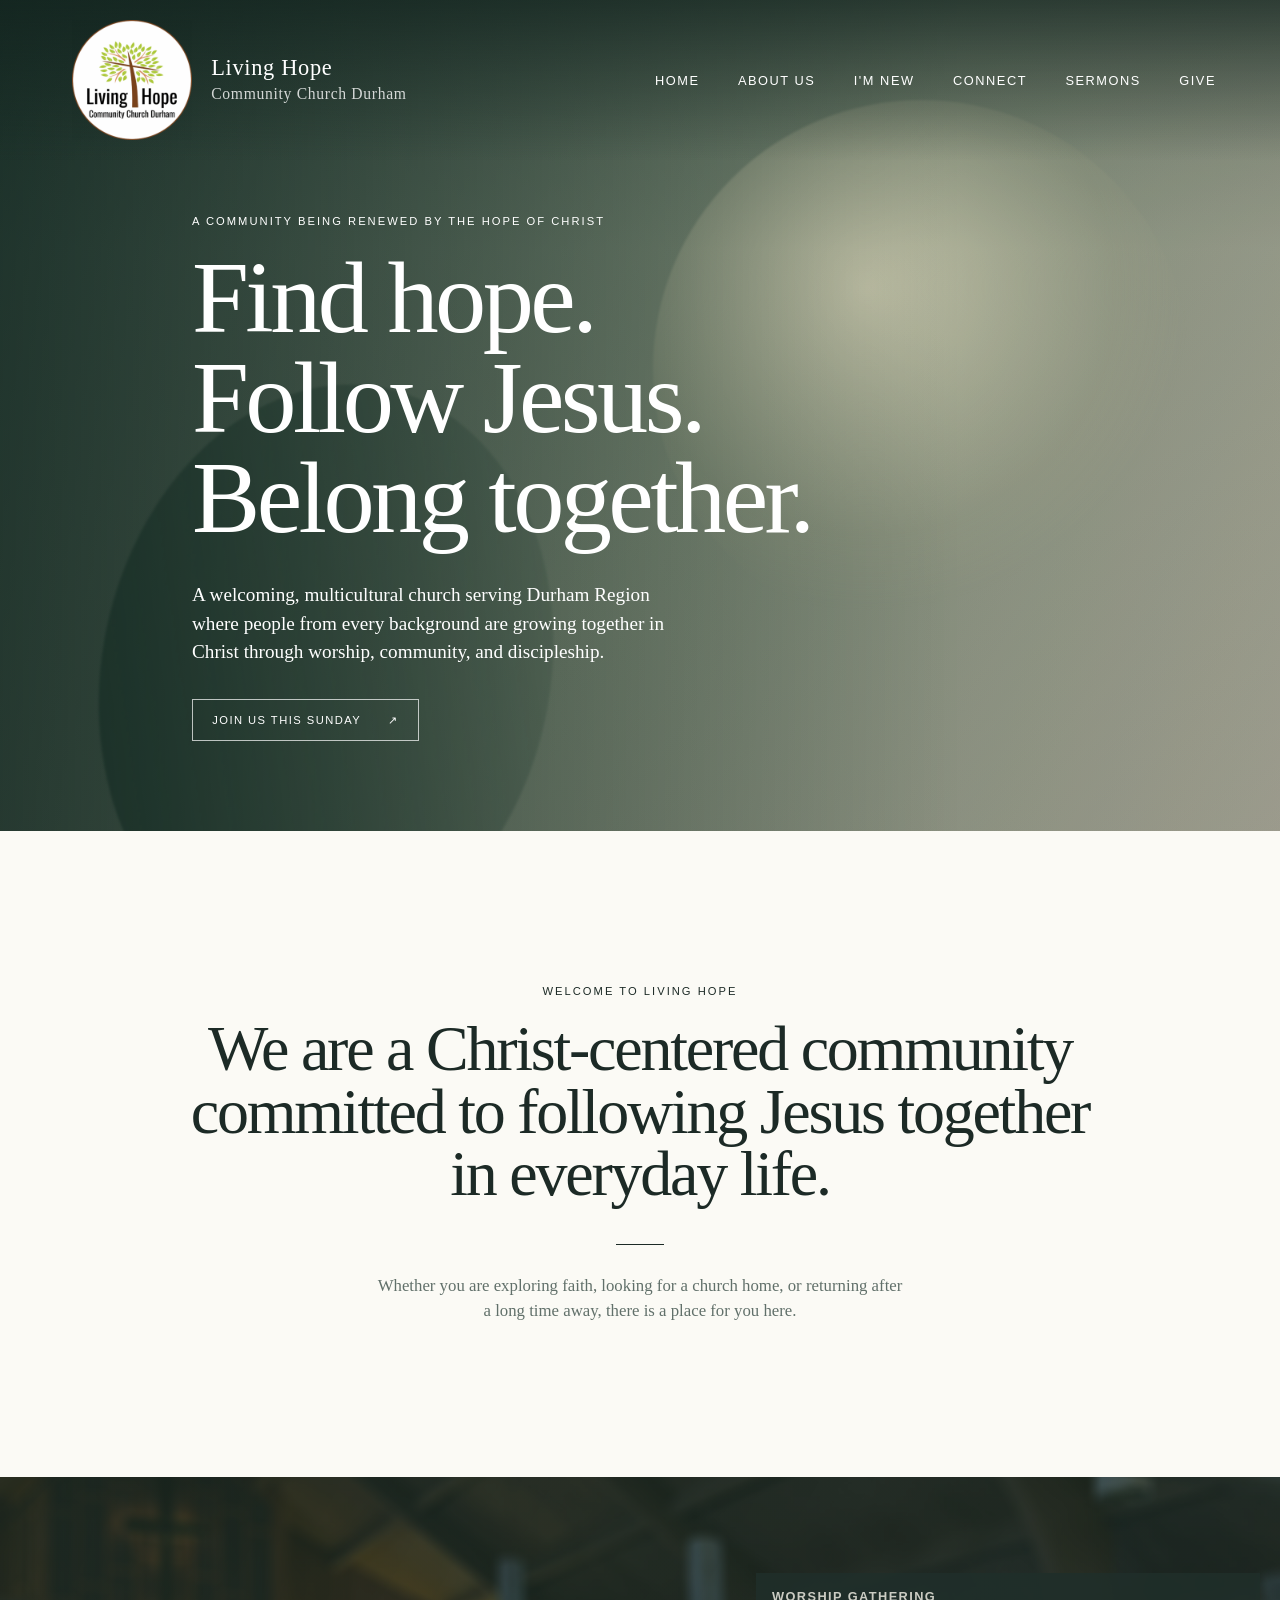
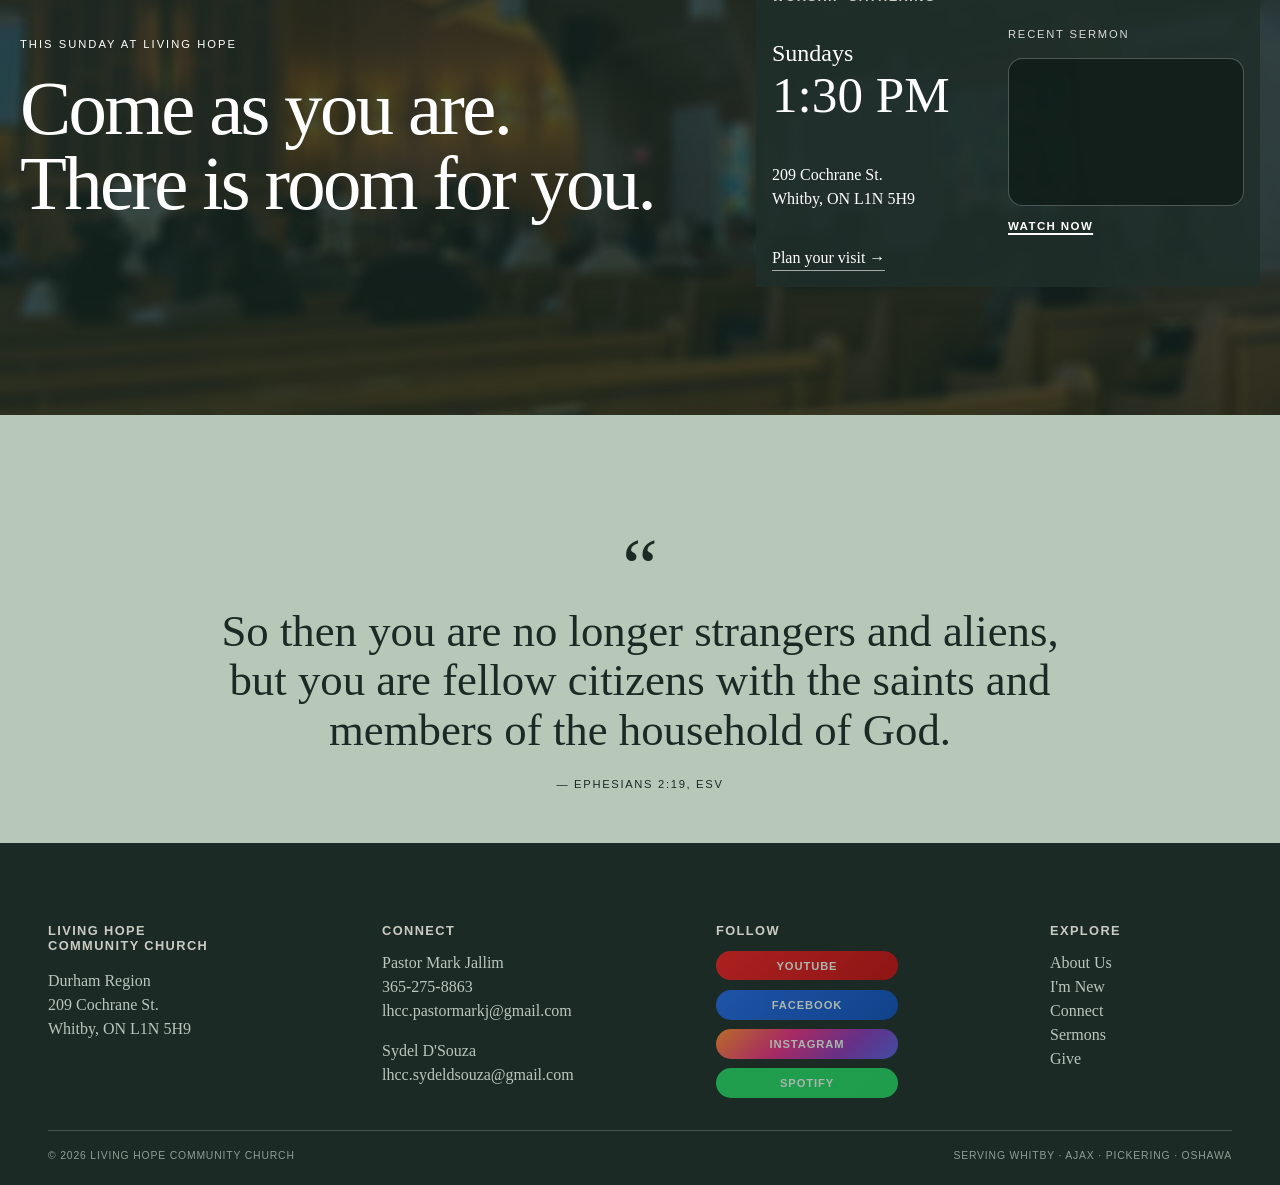
<file: index.html>
<!DOCTYPE html>
<html lang="en">
<head>
	<meta charset="UTF-8">
	<meta name="viewport" content="width=device-width, initial-scale=1.0">
	<meta name="description" content="Living Hope Community Church in Durham Region.">
	<meta name="theme-color" content="#1f2f26">
	<meta property="og:image" content="images/LHCC.png">
	<title>Living Hope Community Church</title>
	<link rel="icon" type="image/png" href="images/LHCC.png">
	<link rel="shortcut icon" href="images/LHCC.png" type="image/png">
	<link rel="apple-touch-icon" href="images/LHCC.png">
	<link rel="stylesheet" href="style.css">
</head>
<body>
	<header class="site-header">
		<a class="brand" href="index.html" aria-label="Living Hope Community Church home">
            <img src="images/LHCC.png" alt="" class="brand-logo" aria-hidden="true">
			<span>Living Hope<br><small>Community Church Durham</small></span>
		</a>
		<button class="menu-toggle" type="button" aria-expanded="true" aria-controls="site-nav">Menu</button>
		<nav id="site-nav" class="site-nav" aria-label="Main navigation">
			<a href="index.html">Home</a>
            <a href="About-Us.html">About Us</a>
			<a href="Visiting.html">I'm New</a>
			<a href="Connect.html">Connect</a>
			<!-- <a href="Program.html">Weekly Programs</a> -->
            <a href="Sermons.html">Sermons</a>
            <a href="Give.html">Give</a>
		</nav>
	</header>

	<main id="top">
		<section class="hero" aria-labelledby="hero-title">
			<div class="hero-image" role="img" aria-label="Warm light inside a welcoming church">
				<div class="hero-wash"></div>
			</div>
			<div class="hero-content">
				<p class="eyebrow">A community being renewed by the hope of Christ</p>
				<h1 id="hero-title">Find hope.<br>Follow Jesus.<br>Belong together.</h1>
				<p class="hero-copy">A welcoming, multicultural church serving Durham Region where people from every background are growing together in Christ through worship, community, and discipleship.</p>
				<a class="button button-light" href="#visit">Join us this Sunday <span aria-hidden="true">↗</span></a>
			</div>
		</section>

		<section id="about" class="intro section-shell">
			<p class="eyebrow">Welcome to Living Hope</p>
			<h2>We are a Christ-centered community committed to following Jesus together in everyday life.</h2>
			<div class="intro-rule" aria-hidden="true"></div>
			<p>Whether you are exploring faith, looking for a church home, or returning after a long time away, there is a place for you here.</p>
		</section>

		<section id="visit" class="visit section-shell">
			<div>
				<p class="eyebrow">This Sunday at Living Hope</p>
				<h2>Come as you are.<br>There is room for you.</h2>
			</div>
			<div class="service-card">
				<div class="service-details">
					<p class="service-label">Worship gathering</p>
					<p class="service-time">Sundays<br><strong>1:30 PM</strong></p>
					<p>209 Cochrane St.<br>Whitby, ON L1N 5H9</p>
					<a class="text-link" href="Visiting.html">Plan your visit <span aria-hidden="true">→</span></a>
				</div>
				<div class="latest-video">
					<div class="latest-video-copy">
						<p class="service-label">Recent sermon</p>
					</div>
					<div class="video-thumb">

						<!---------------CHANGE BELOW LINK TO NEW SERMON-------------------->

						<iframe
							src="https://www.youtube.com/embed/xe2lCQpwnKk?si=NGtqerrmQ0ZF7l4T" 
							title="Latest sermon video"
							loading="auto"
							allow="accelerometer; autoplay; clipboard-write; encrypted-media; gyroscope; picture-in-picture; web-share"
							allowfullscreen
							rel="noopener noreferrer">
						</iframe>
					</div>
					<a class="watch-link" href="https://www.youtube.com/@LHCC./featured" target="_blank" rel="noopener noreferrer">Watch now</a>
				</div>
			</div>
		</section>

		<section class="scripture">
			<div class="section-shell scripture-inner">
				<p class="quote-mark" aria-hidden="true">“</p>
				<blockquote>So then you are no longer strangers and aliens, but you are fellow citizens with the saints and members of the household of God.</blockquote>
				<cite>— Ephesians 2:19, ESV</cite>
			</div>
		</section>
	</main>

	<footer id="connect" class="site-footer">
		<div class="section-shell footer-grid">
			<div>
				<p class="footer-title">Living Hope<br>Community Church</p>
				<p>Durham Region<br>209 Cochrane St.<br>Whitby, ON L1N 5H9</p>
			</div>
			<div>
				<p class="footer-title">Connect</p>
				<div class="connect-list">
					<p>Pastor Mark Jallim<br><a href="tel:+13652758863">365-275-8863</a><br>lhcc.pastormarkj@gmail.com</p>
					<p>Sydel D'Souza<br>lhcc.sydeldsouza@gmail.com</p>
				</div>
			</div>
			<div>
				<p class="footer-title">Follow</p>
				<div class="social-links">
					<a class="social-btn social-youtube" href="https://www.youtube.com/@LHCC./featured" target="_blank" rel="noopener noreferrer">YouTube</a>
					<a class="social-btn social-facebook" href="https://www.facebook.com/LHCCdurham" target="_blank" rel="noopener noreferrer">Facebook</a>
					<a class="social-btn social-instagram" href="https://www.instagram.com/lhccdurham/" target="_blank" rel="noopener noreferrer">Instagram</a>
					<a class="social-btn social-spotify" href="https://open.spotify.com/show/3tZeYsOISbTUh9yMexDvFs" target="_blank" rel="noopener noreferrer">Spotify</a>
				</div>
			</div>
			<div>
				<p class="footer-title">Explore</p>
				<a href="About-Us.html">About Us</a><br>
				<a href="Visiting.html">I'm New</a><br>
				<a href="Connect.html">Connect</a><br>
				<a href="Sermons.html">Sermons</a><br>
				<a href="Give.html">Give</a><br>
			</div>
		</div>
		<div class="section-shell footer-bottom"><span>© 2026 Living Hope Community Church</span><span>Serving Whitby · Ajax · Pickering · Oshawa</span></div>
	</footer>
	<script src="code.js"></script>
</body>
</html>
</file>
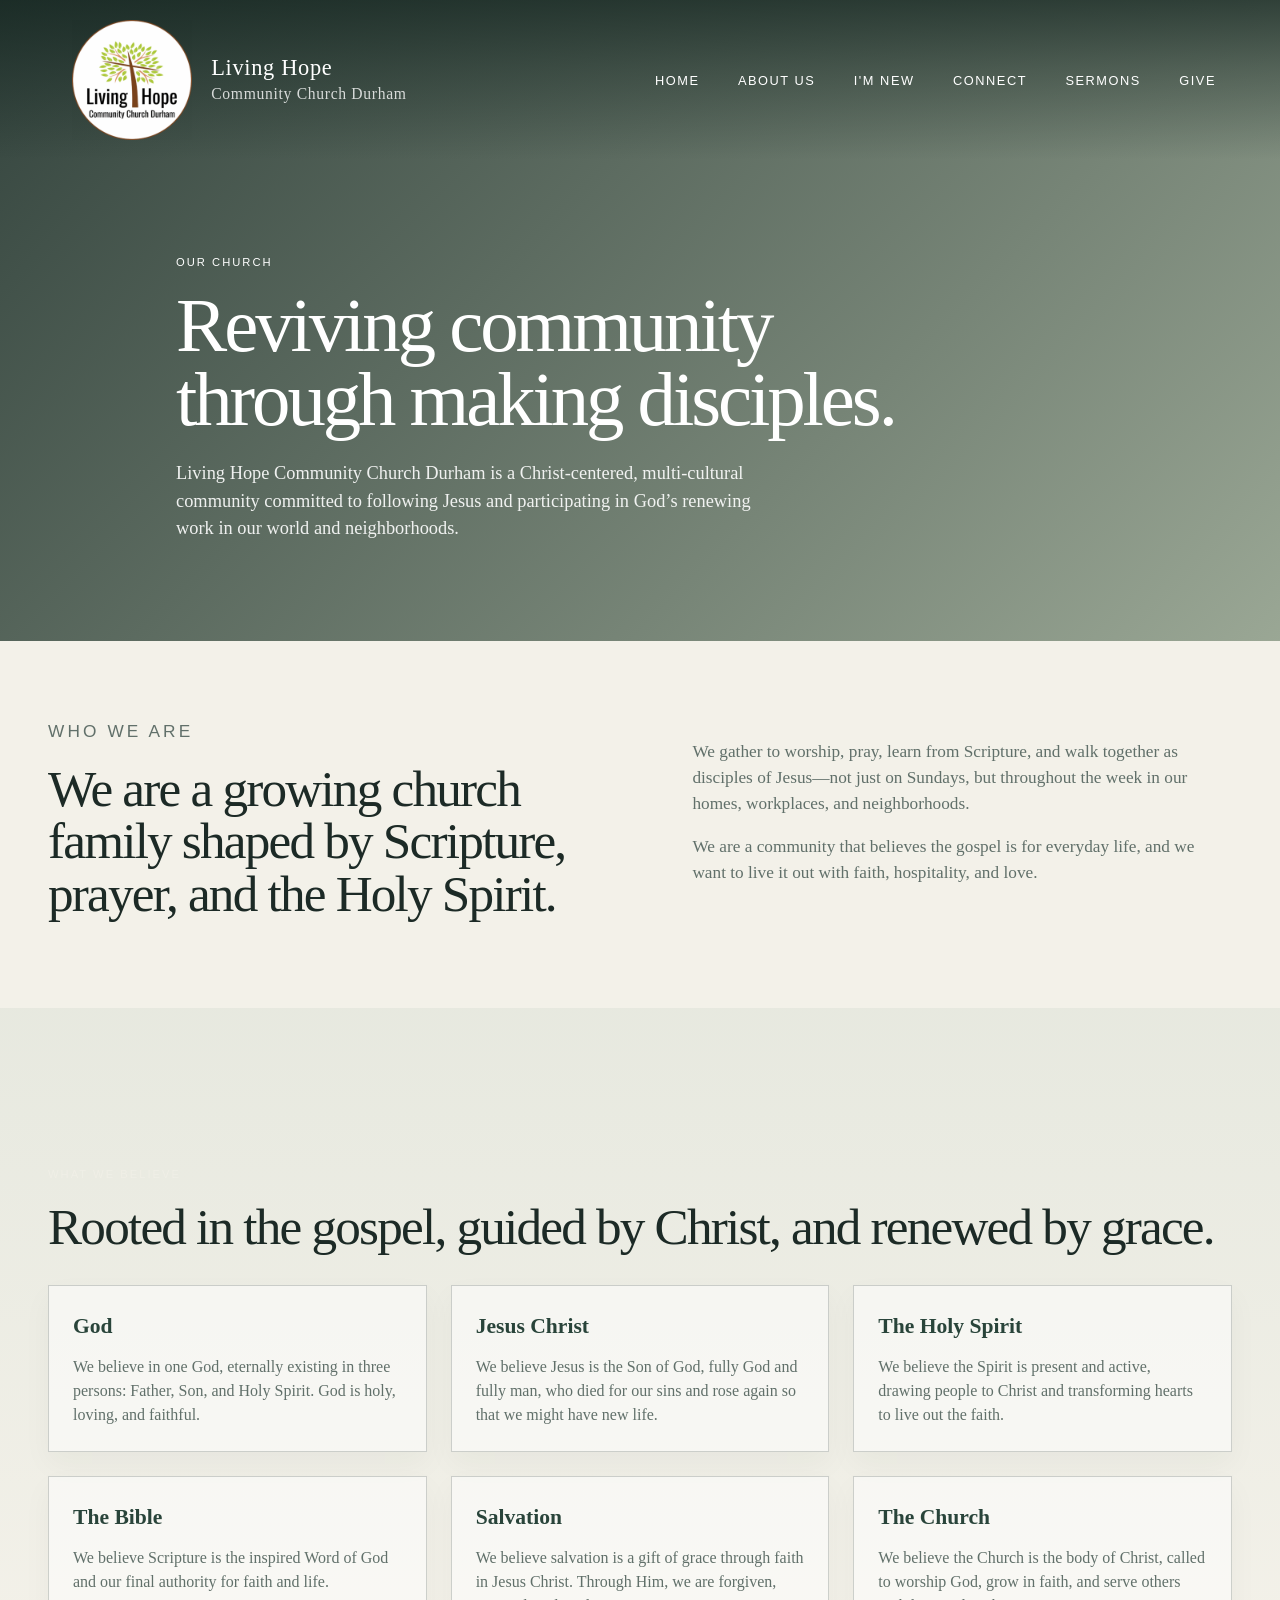
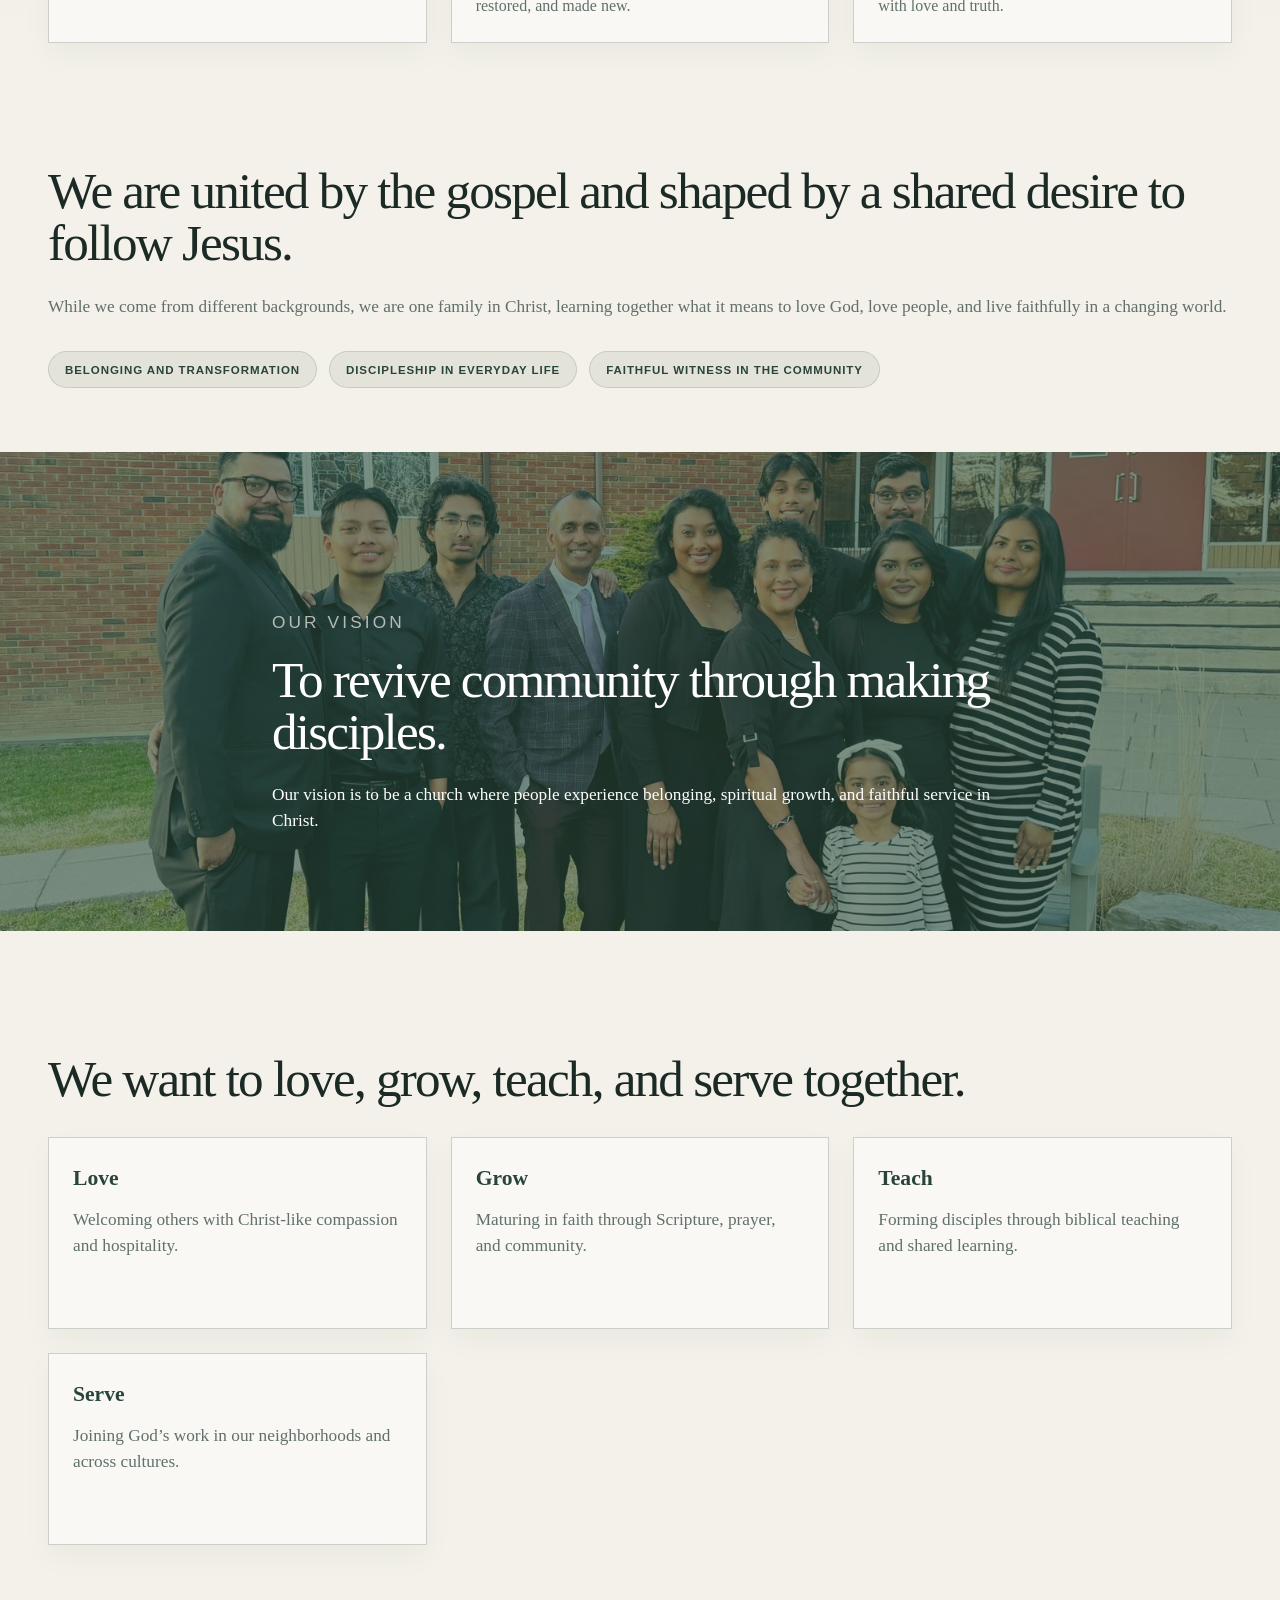
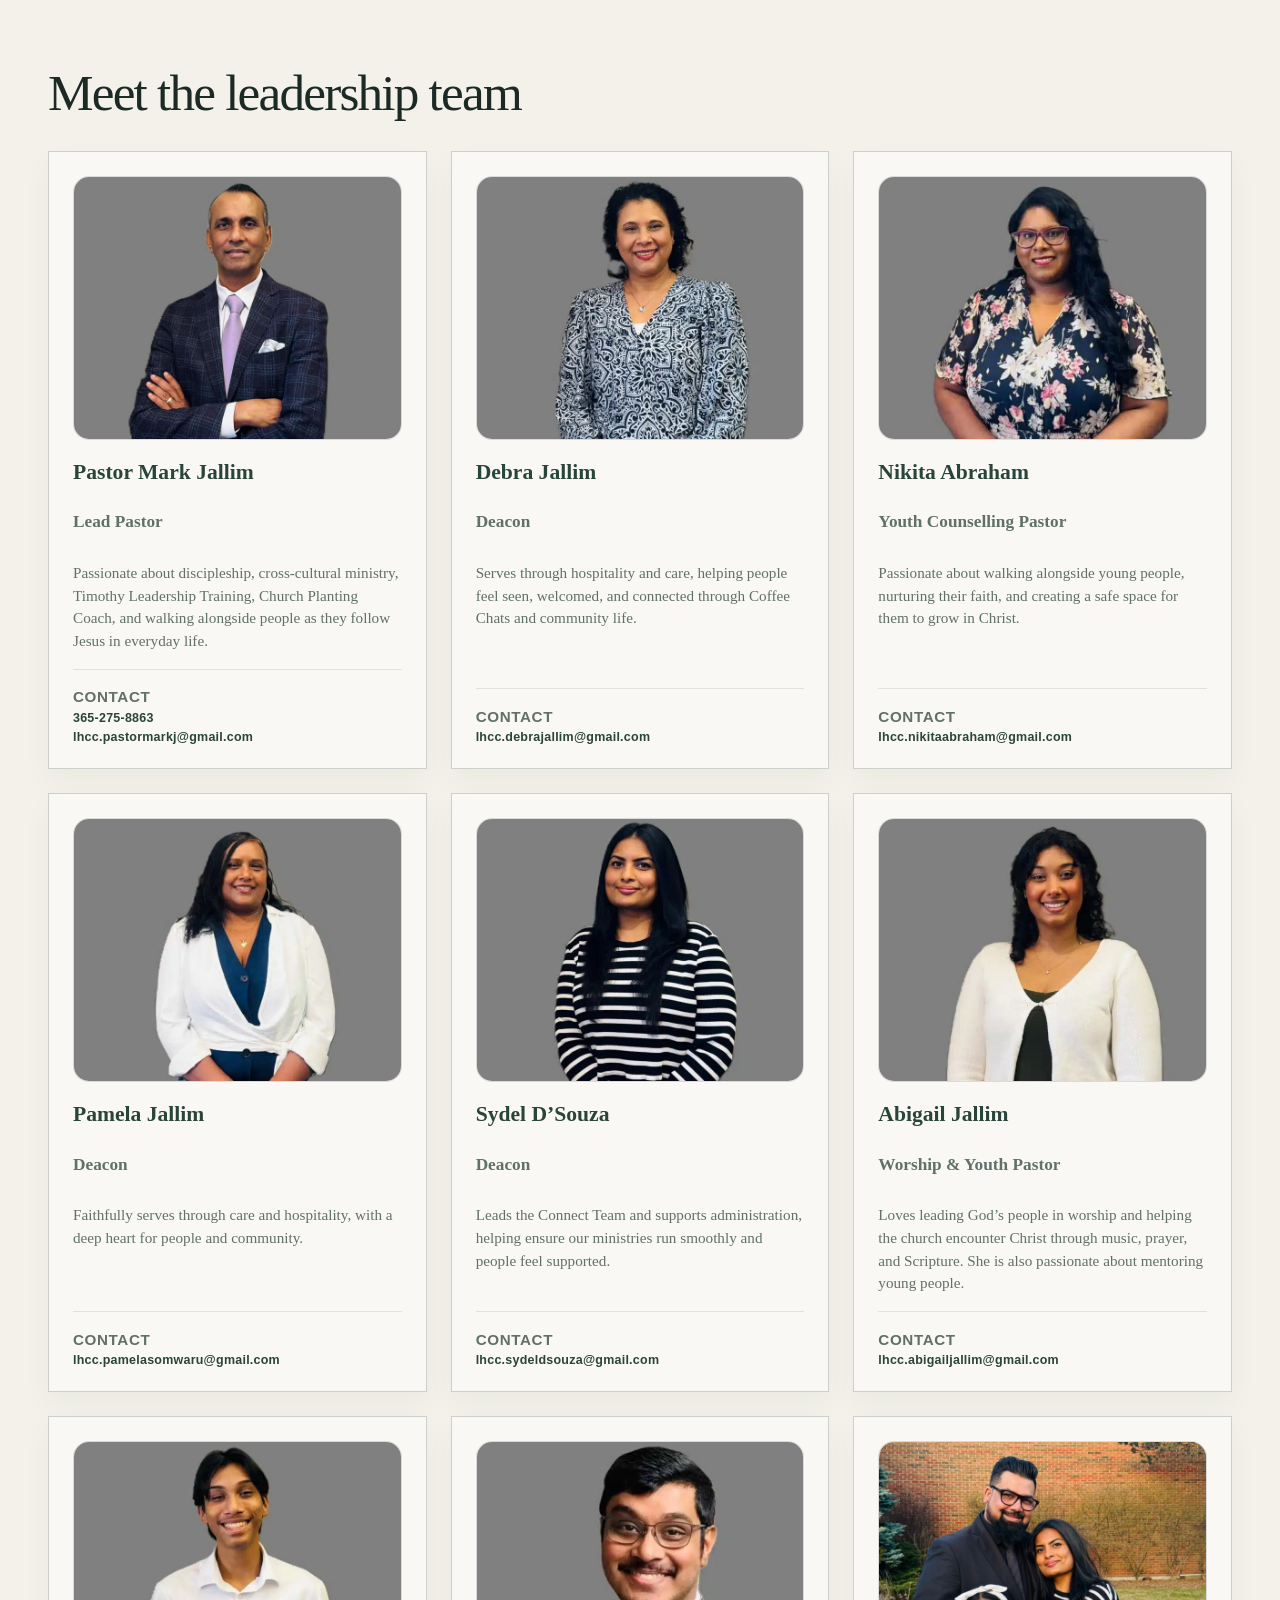
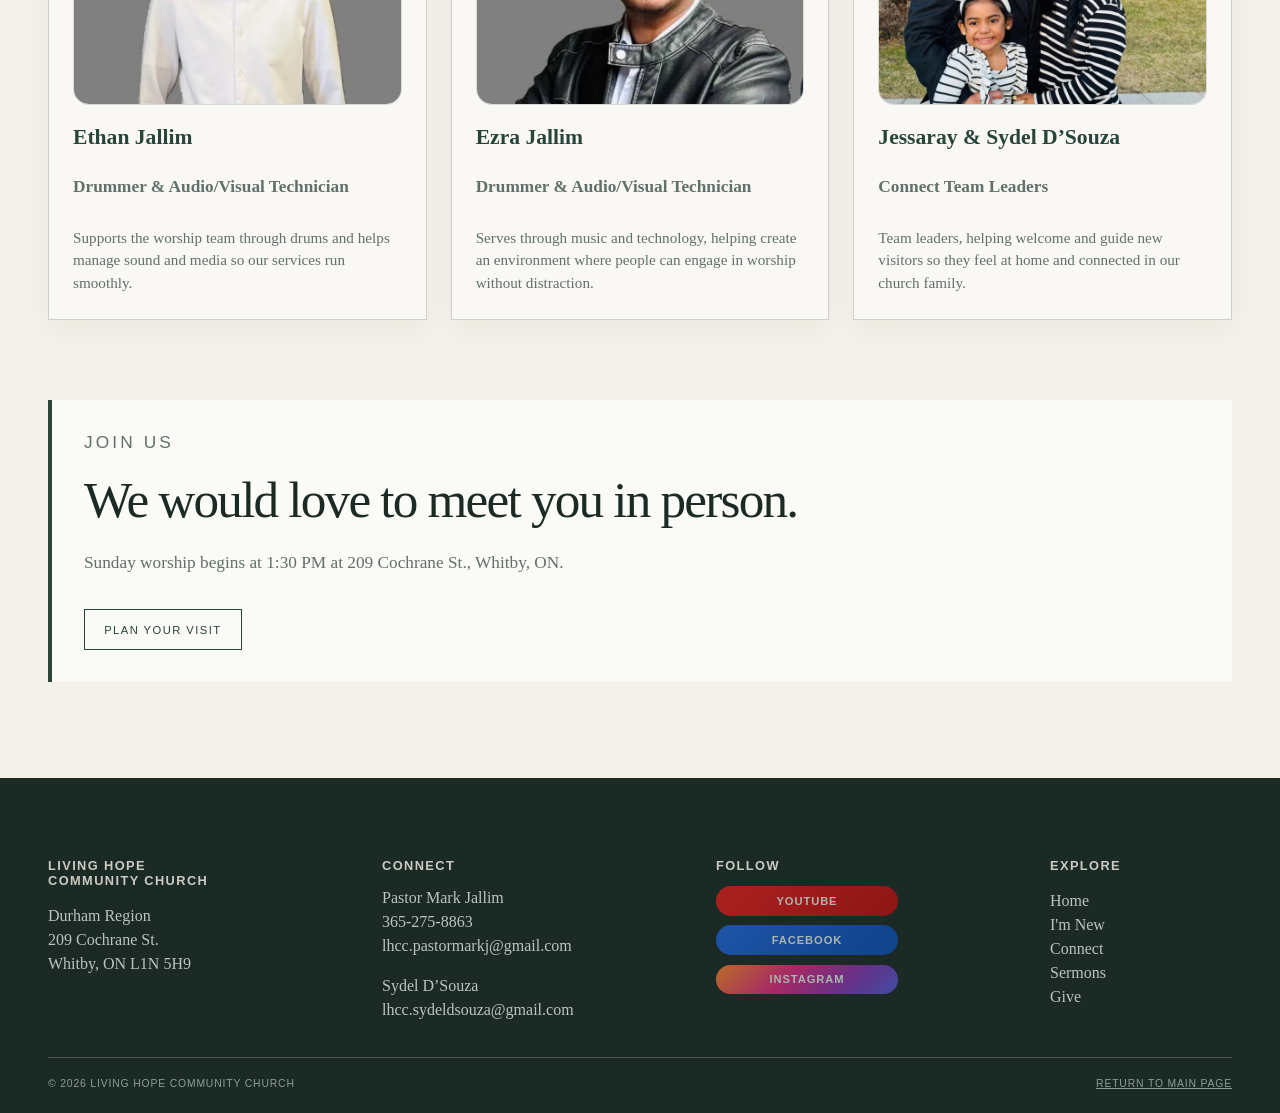
<file: About Us.html>
<!DOCTYPE html>
<html lang="en">
<head>
	<meta charset="UTF-8">
	<meta name="viewport" content="width=device-width, initial-scale=1.0">
	<meta name="description" content="About Living Hope Community Church Durham.">
	<meta name="theme-color" content="#1f2f26">
	<meta property="og:image" content="images/LHCC.png">
	<title>About Us | Living Hope Community Church</title>
	<link rel="icon" type="image/png" href="images/LHCC.png">
	<link rel="shortcut icon" href="images/LHCC.png" type="image/png">
	<link rel="apple-touch-icon" href="images/LHCC.png">
	<link rel="stylesheet" href="style.css">
</head>
<body class="site-inner about-page-body">
	<header class="site-header">
		<a class="brand" href="index.html" aria-label="Living Hope Community Church home">
			<img src="images/LHCC.png" alt="" class="brand-logo" aria-hidden="true">
			<span>Living Hope<br><small>Community Church Durham</small></span>
		</a>
		<button class="menu-toggle" type="button" aria-expanded="true" aria-controls="site-nav">Menu</button>
		<nav id="site-nav" class="site-nav" aria-label="Main navigation">
			<a href="index.html">Home</a>
			<a href="About Us.html">About Us</a>
			<a href="Visiting.html">I'm New</a>
			<a href="Connect.html">Connect</a>
			<a href="Sermons.html">Sermons</a>
			<a href="Give.html">Give</a>
		</nav>
	</header>

	<main class="about-page-main">
		<section class="about-hero">
			<div class="about-image" role="img" aria-label="Warm light inside a welcoming church"></div>
			<div class="section-shell about-hero-inner">
				<p class="eyebrow">Our church</p>
				<h1>Reviving community through making disciples.</h1>
				<p>Living Hope Community Church Durham is a Christ-centered, multi-cultural community committed to following Jesus and participating in God’s renewing work in our world and neighborhoods.</p>
			</div>
		</section>

		<section class="section-shell about-section">
			<div class="about-two-col">
				<div>
					<p class="eyebrow">Who we are</p>
					<h2>We are a growing church family shaped by Scripture, prayer, and the Holy Spirit.</h2>
				</div>
				<div>
					<p>We gather to worship, pray, learn from Scripture, and walk together as disciples of Jesus—not just on Sundays, but throughout the week in our homes, workplaces, and neighborhoods.</p>
					<p>We are a community that believes the gospel is for everyday life, and we want to live it out with faith, hospitality, and love.</p>
				</div>
			</div>
		</section>

		<section class="beliefs-band">
			<div class="section-shell">
				<p class="eyebrow">What we believe</p>
				<h2>Rooted in the gospel, guided by Christ, and renewed by grace.</h2>
				<div class="belief-grid">
					<article class="belief-card">
						<h3>God</h3>
						<p>We believe in one God, eternally existing in three persons: Father, Son, and Holy Spirit. God is holy, loving, and faithful.</p>
					</article>
					<article class="belief-card">
						<h3>Jesus Christ</h3>
						<p>We believe Jesus is the Son of God, fully God and fully man, who died for our sins and rose again so that we might have new life.</p>
					</article>
					<article class="belief-card">
						<h3>The Holy Spirit</h3>
						<p>We believe the Spirit is present and active, drawing people to Christ and transforming hearts to live out the faith.</p>
					</article>
					<article class="belief-card">
						<h3>The Bible</h3>
						<p>We believe Scripture is the inspired Word of God and our final authority for faith and life.</p>
					</article>
					<article class="belief-card">
						<h3>Salvation</h3>
						<p>We believe salvation is a gift of grace through faith in Jesus Christ. Through Him, we are forgiven, restored, and made new.</p>
					</article>
					<article class="belief-card">
						<h3>The Church</h3>
						<p>We believe the Church is the body of Christ, called to worship God, grow in faith, and serve others with love and truth.</p>
					</article>
				</div>
			</div>
		</section>

		<section class="section-shell about-section">
			<p class="eyebrow">Our life together</p>
			<h2>We are united by the gospel and shaped by a shared desire to follow Jesus.</h2>
			<p>While we come from different backgrounds, we are one family in Christ, learning together what it means to love God, love people, and live faithfully in a changing world.</p>
			<div class="check-list">
				<span>Belonging and transformation</span>
				<span>Discipleship in everyday life</span>
				<span>Faithful witness in the community</span>
			</div>
		</section>

		<section class="vision-band">
			<div class="section-shell vision-inner">
				<p class="eyebrow">Our vision</p>
				<h2>To revive community through making disciples.</h2>
				<p>Our vision is to be a church where people experience belonging, spiritual growth, and faithful service in Christ.</p>
			</div>
		</section>

		<section class="section-shell about-section">
			<p class="eyebrow">How we live this out</p>
			<h2>We want to love, grow, teach, and serve together.</h2>
			<div class="practice-grid">
				<article class="practice-card">
					<h3>Love</h3>
					<p>Welcoming others with Christ-like compassion and hospitality.</p>
				</article>
				<article class="practice-card">
					<h3>Grow</h3>
					<p>Maturing in faith through Scripture, prayer, and community.</p>
				</article>
				<article class="practice-card">
					<h3>Teach</h3>
					<p>Forming disciples through biblical teaching and shared learning.</p>
				</article>
				<article class="practice-card">
					<h3>Serve</h3>
					<p>Joining God’s work in our neighborhoods and across cultures.</p>
				</article>
			</div>
		</section>

		<section class="section-shell about-section">
			<p class="eyebrow">Leadership</p>
			<h2>Meet the leadership team</h2>
			<div class="team-grid">
				<article class="team-card">
					<img src="images/intro-mark.webp" alt="Pastor Mark Jallim">
					<h3>Pastor Mark Jallim</h3>
					<p>Lead Pastor</p>
					<span>Passionate about discipleship, cross-cultural ministry, Timothy Leadership Training, Church Planting Coach, and walking alongside people as they follow Jesus in everyday life.</span>
					<div class="team-contact">
						<span class="team-contact-label">Contact</span>
						<a href="tel:+13652758863">365-275-8863</a>
						<a href="mailto:lhcc.pastormarkj@gmail.com">lhcc.pastormarkj@gmail.com</a>
					</div>
				</article>
				<article class="team-card">
					<img src="images/intro_debra.webp" alt="Debra Jallim">
					<h3>Debra Jallim</h3>
					<p>Deacon</p>
					<span>Serves through hospitality and care, helping people feel seen, welcomed, and connected through Coffee Chats and community life.</span>
					<div class="team-contact">
						<span class="team-contact-label">Contact</span>
						<a href="mailto:lhcc.debrajallim@gmail.com">lhcc.debrajallim@gmail.com</a>
					</div>
				</article>
				<article class="team-card">
					<img src="images/intro-nikita.webp" alt="Nikita Abraham">
					<h3>Nikita Abraham</h3>
					<p>Youth Counselling Pastor</p>
					<span>Passionate about walking alongside young people, nurturing their faith, and creating a safe space for them to grow in Christ.</span>
					<div class="team-contact">
						<span class="team-contact-label">Contact</span>
						<a href="mailto:lhcc.nikitaabraham@gmail.com">lhcc.nikitaabraham@gmail.com</a>
					</div>
				</article>
				<article class="team-card">
					<img src="images/intro-pamela.webp" alt="Pamela Jallim">
					<h3>Pamela Jallim</h3>
					<p>Deacon</p>
					<span>Faithfully serves through care and hospitality, with a deep heart for people and community.</span>
					<div class="team-contact">
						<span class="team-contact-label">Contact</span>
						<a href="mailto:lhcc.pamelasomwaru@gmail.com">lhcc.pamelasomwaru@gmail.com</a>
					</div>
				</article>
				<article class="team-card">
					<img src="images/intro-sydel.webp" alt="Sydel D'Souza">
					<h3>Sydel D’Souza</h3>
					<p>Deacon</p>
					<span>Leads the Connect Team and supports administration, helping ensure our ministries run smoothly and people feel supported.</span>
					<div class="team-contact">
						<span class="team-contact-label">Contact</span>
						<a href="mailto:lhcc.sydeldsouza@gmail.com">lhcc.sydeldsouza@gmail.com</a>
					</div>
				</article>
				<article class="team-card">
					<img src="images/intro-abigail.webp" alt="Abigail Jallim">
					<h3>Abigail Jallim</h3>
					<p>Worship &amp; Youth Pastor</p>
					<span>Loves leading God’s people in worship and helping the church encounter Christ through music, prayer, and Scripture. She is also passionate about mentoring young people.</span>
					<div class="team-contact">
						<span class="team-contact-label">Contact</span>
						<a href="mailto:lhcc.abigailjallim@gmail.com">lhcc.abigailjallim@gmail.com</a>
					</div>
				</article>
				<article class="team-card">
					<img src="images/intro-ethan.webp" alt="Ethan Jallim">
					<h3>Ethan Jallim</h3>
					<p>Drummer &amp; Audio/Visual Technician</p>
					<span>Supports the worship team through drums and helps manage sound and media so our services run smoothly.</span>
				</article>
				<article class="team-card">
					<img src="images/intro-ezra.webp" alt="Ezra Jallim">
					<h3>Ezra Jallim</h3>
					<p>Drummer &amp; Audio/Visual Technician</p>
					<span>Serves through music and technology, helping create an environment where people can engage in worship without distraction.</span>
				</article>
				<article class="team-card">
					<img src="images/intro-jay-sydel.jpeg" alt="Jessaray and Sydel D'Souza">
					<h3>Jessaray &amp; Sydel D’Souza</h3>
					<p>Connect Team Leaders</p>
					<span>Team leaders, helping welcome and guide new visitors so they feel at home and connected in our church family.</span>
				</article>
			</div>
		</section>

		<section class="section-shell join-cta">
			<div class="join-cta-panel">
				<p class="eyebrow">Join us</p>
				<h2>We would love to meet you in person.</h2>
				<p>Sunday worship begins at 1:30 PM at 209 Cochrane St., Whitby, ON.</p>
				<a class="button button-dark" href="Visiting.html">Plan your visit</a>
			</div>
		</section>
	</main>

	<footer class="site-footer">
		<div class="section-shell footer-grid">
			<div>
				<p class="footer-title">Living Hope<br>Community Church</p>
				<p>Durham Region<br>209 Cochrane St.<br>Whitby, ON L1N 5H9</p>
			</div>
			<div>
				<p class="footer-title">Connect</p>
				<div class="connect-list">
					<p>Pastor Mark Jallim<br><a href="tel:+13652758863">365-275-8863</a><br>lhcc.pastormarkj@gmail.com</p>
					<p>Sydel D’Souza<br><a href="mailto:lhcc.sydeldsouza@gmail.com">lhcc.sydeldsouza@gmail.com</a></p>
				</div>
			</div>
			<div>
				<p class="footer-title">Follow</p>
				<div class="social-links">
					<a class="social-btn social-youtube" href="https://www.youtube.com/@LHCC./featured" target="_blank" rel="noopener noreferrer">YouTube</a>
					<a class="social-btn social-facebook" href="https://www.facebook.com/LHCCdurham" target="_blank" rel="noopener noreferrer">Facebook</a>
					<a class="social-btn social-instagram" href="https://www.instagram.com/lhccdurham/" target="_blank" rel="noopener noreferrer">Instagram</a>

				</div>
			</div>
			<div>
				<p class="footer-title">Explore</p>
				<p><a href="index.html">Home</a><br>
				<a href="Visiting.html">I'm New</a><br>
				<a href="Connect.html">Connect</a><br>
				<a href="Sermons.html">Sermons</a><br>
				<a href="Give.html">Give</a><br></p>
			</div>
		</div>
		<div class="section-shell footer-bottom">
			<span>© 2026 Living Hope Community Church</span>
			<a href="index.html">Return to main page</a>
		</div>
	</footer>

	<script src="code.js"></script>
</body>
</html>
</file>
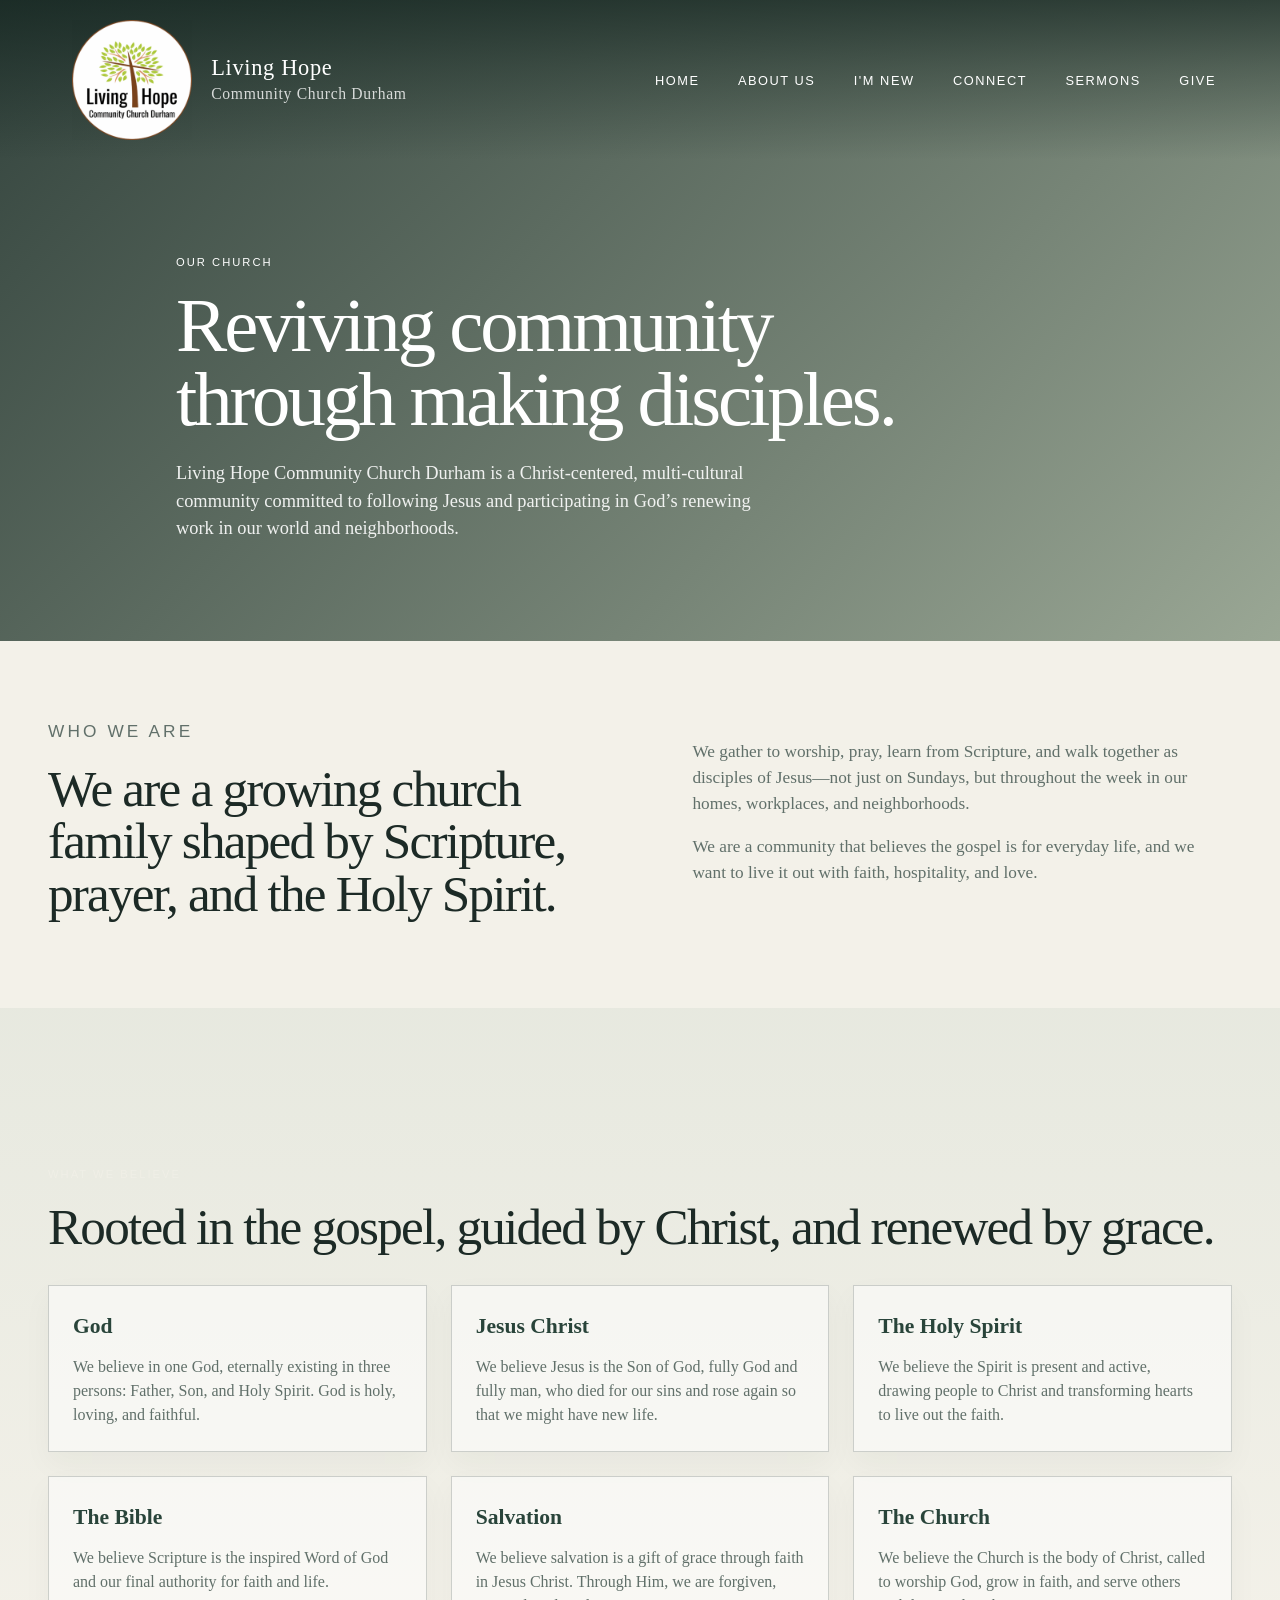
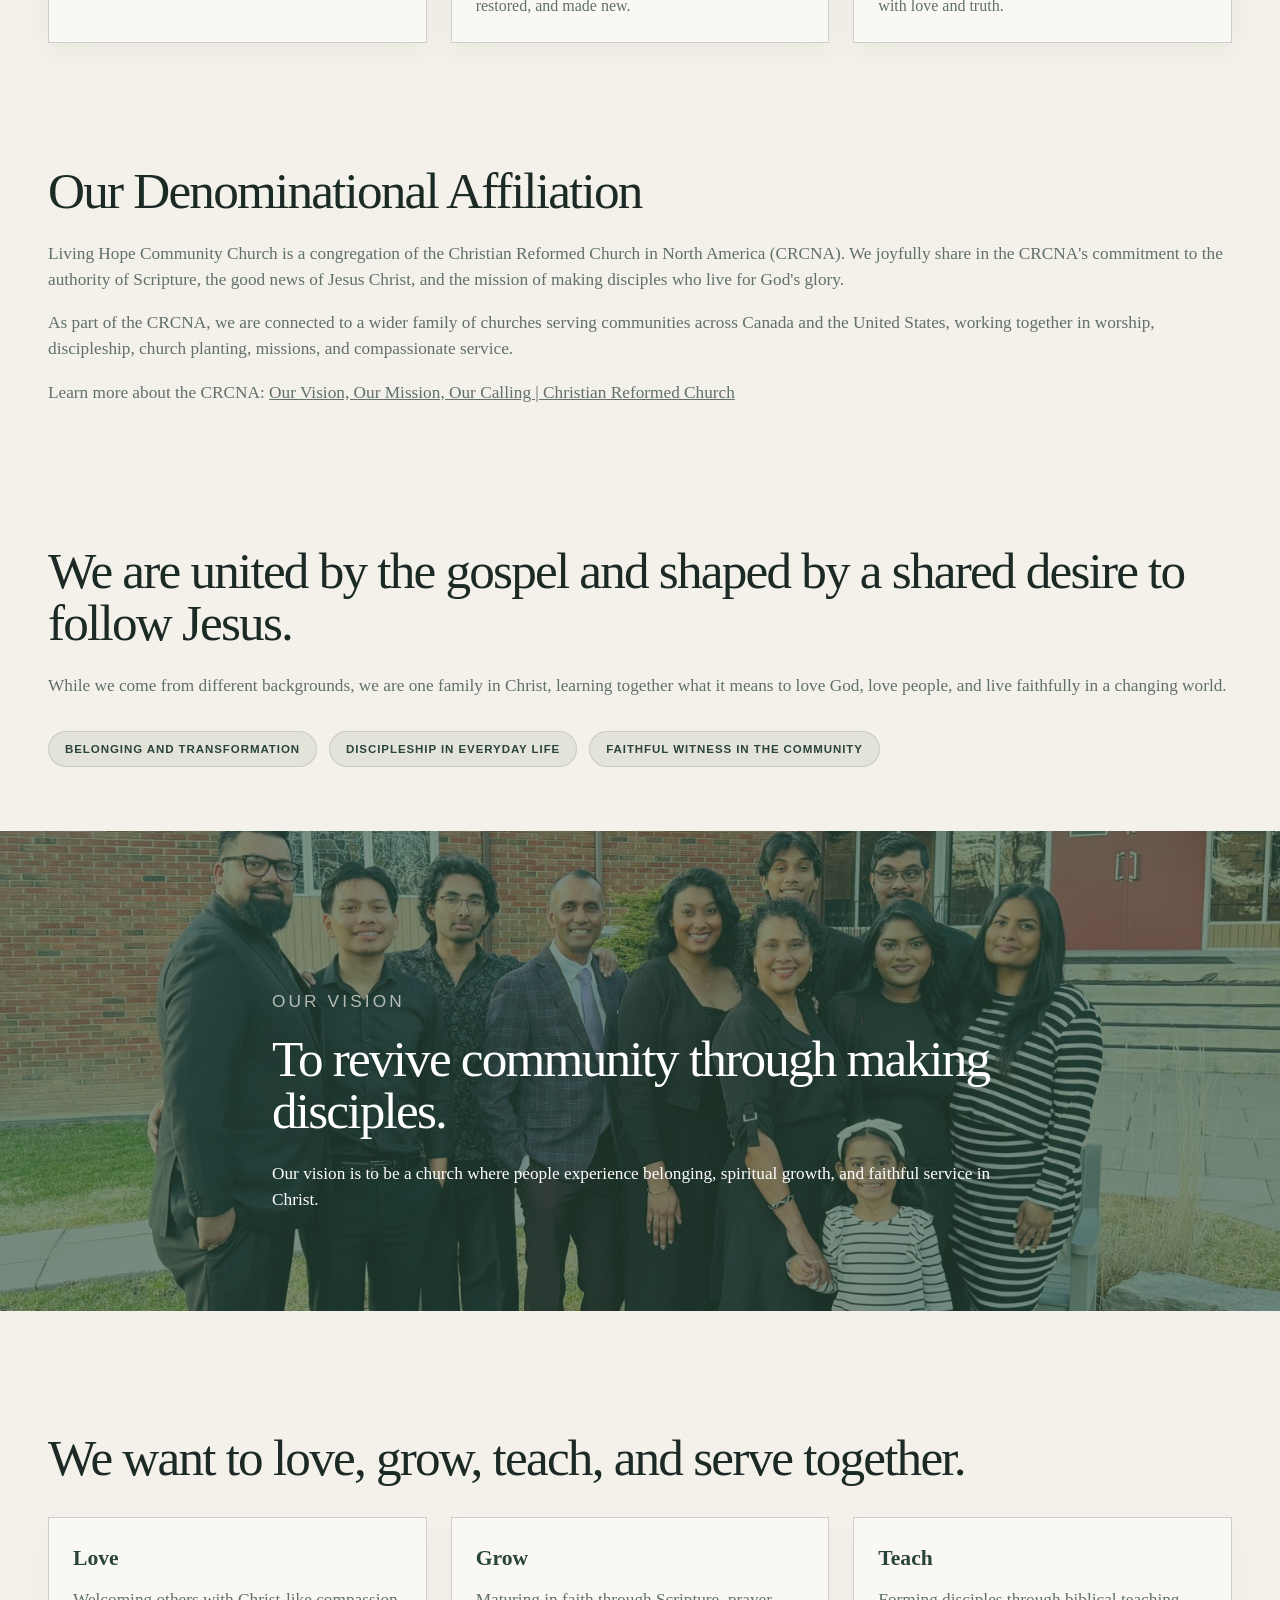
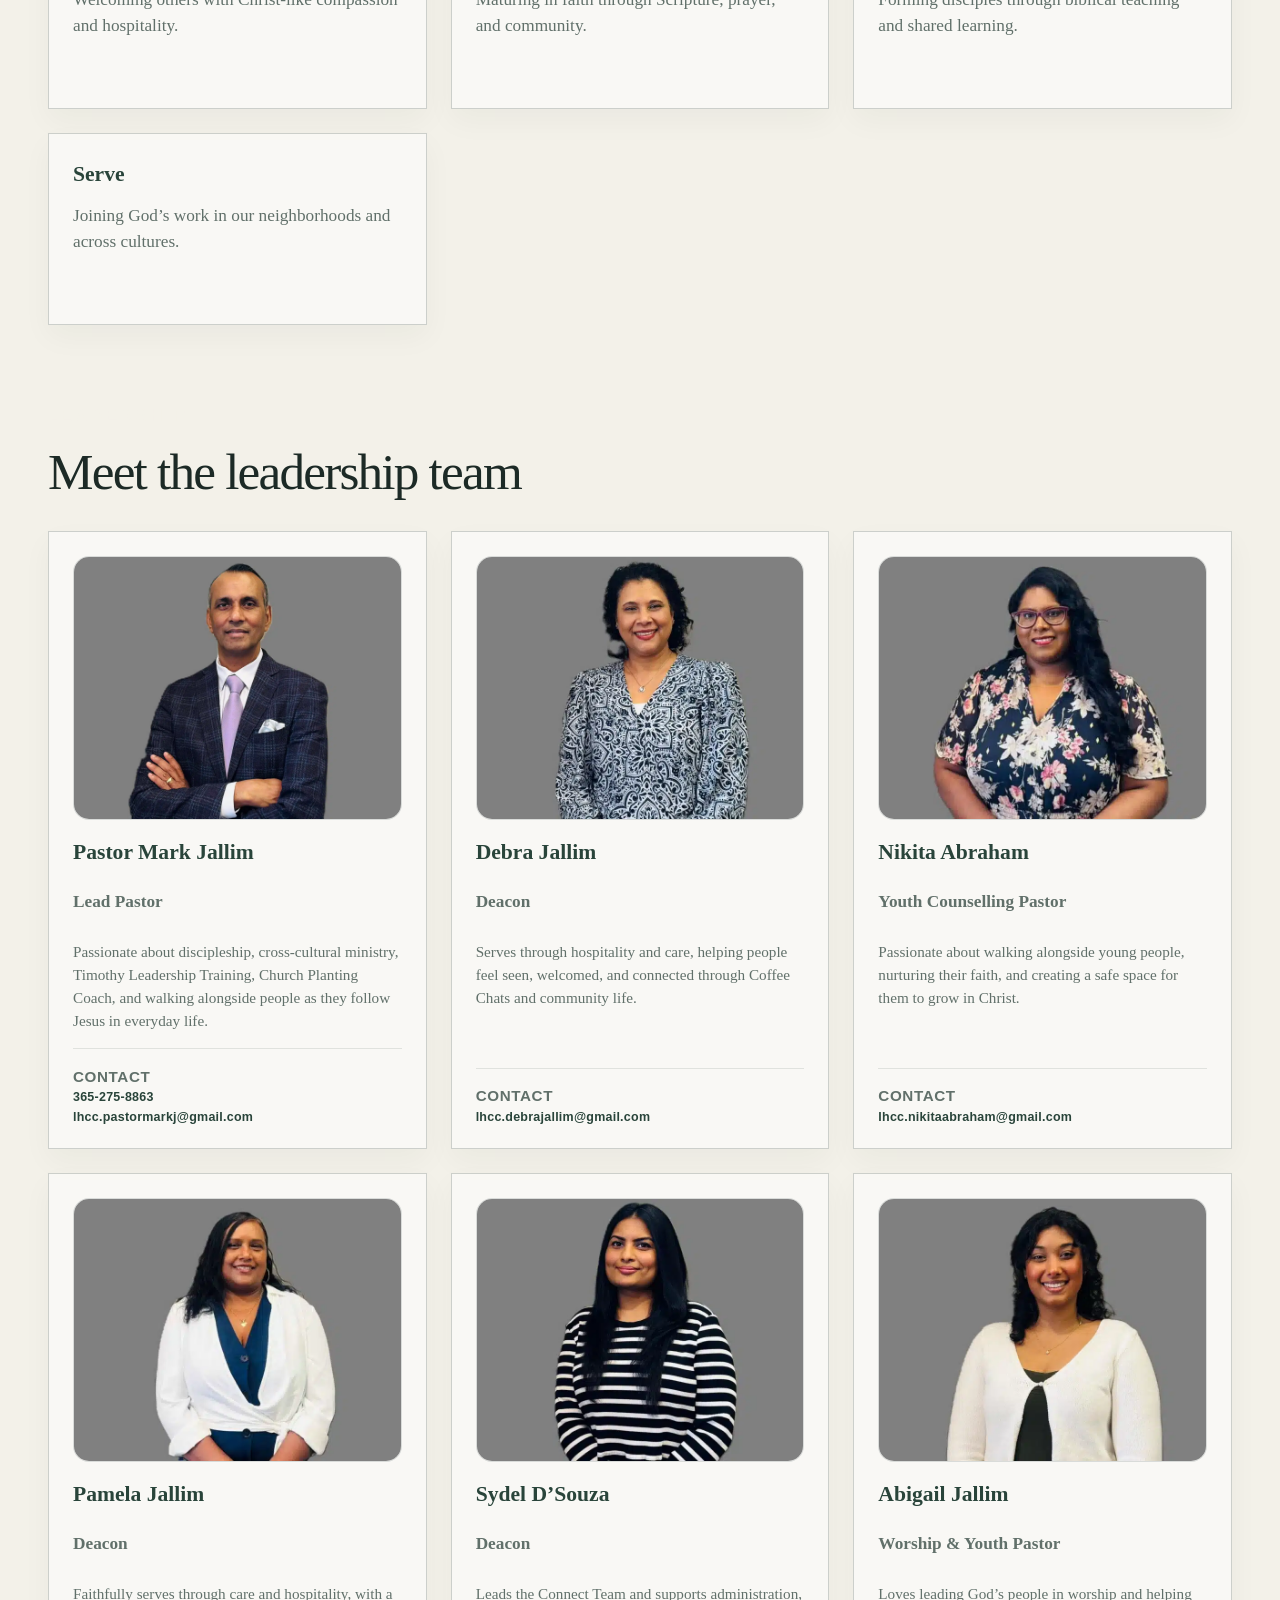
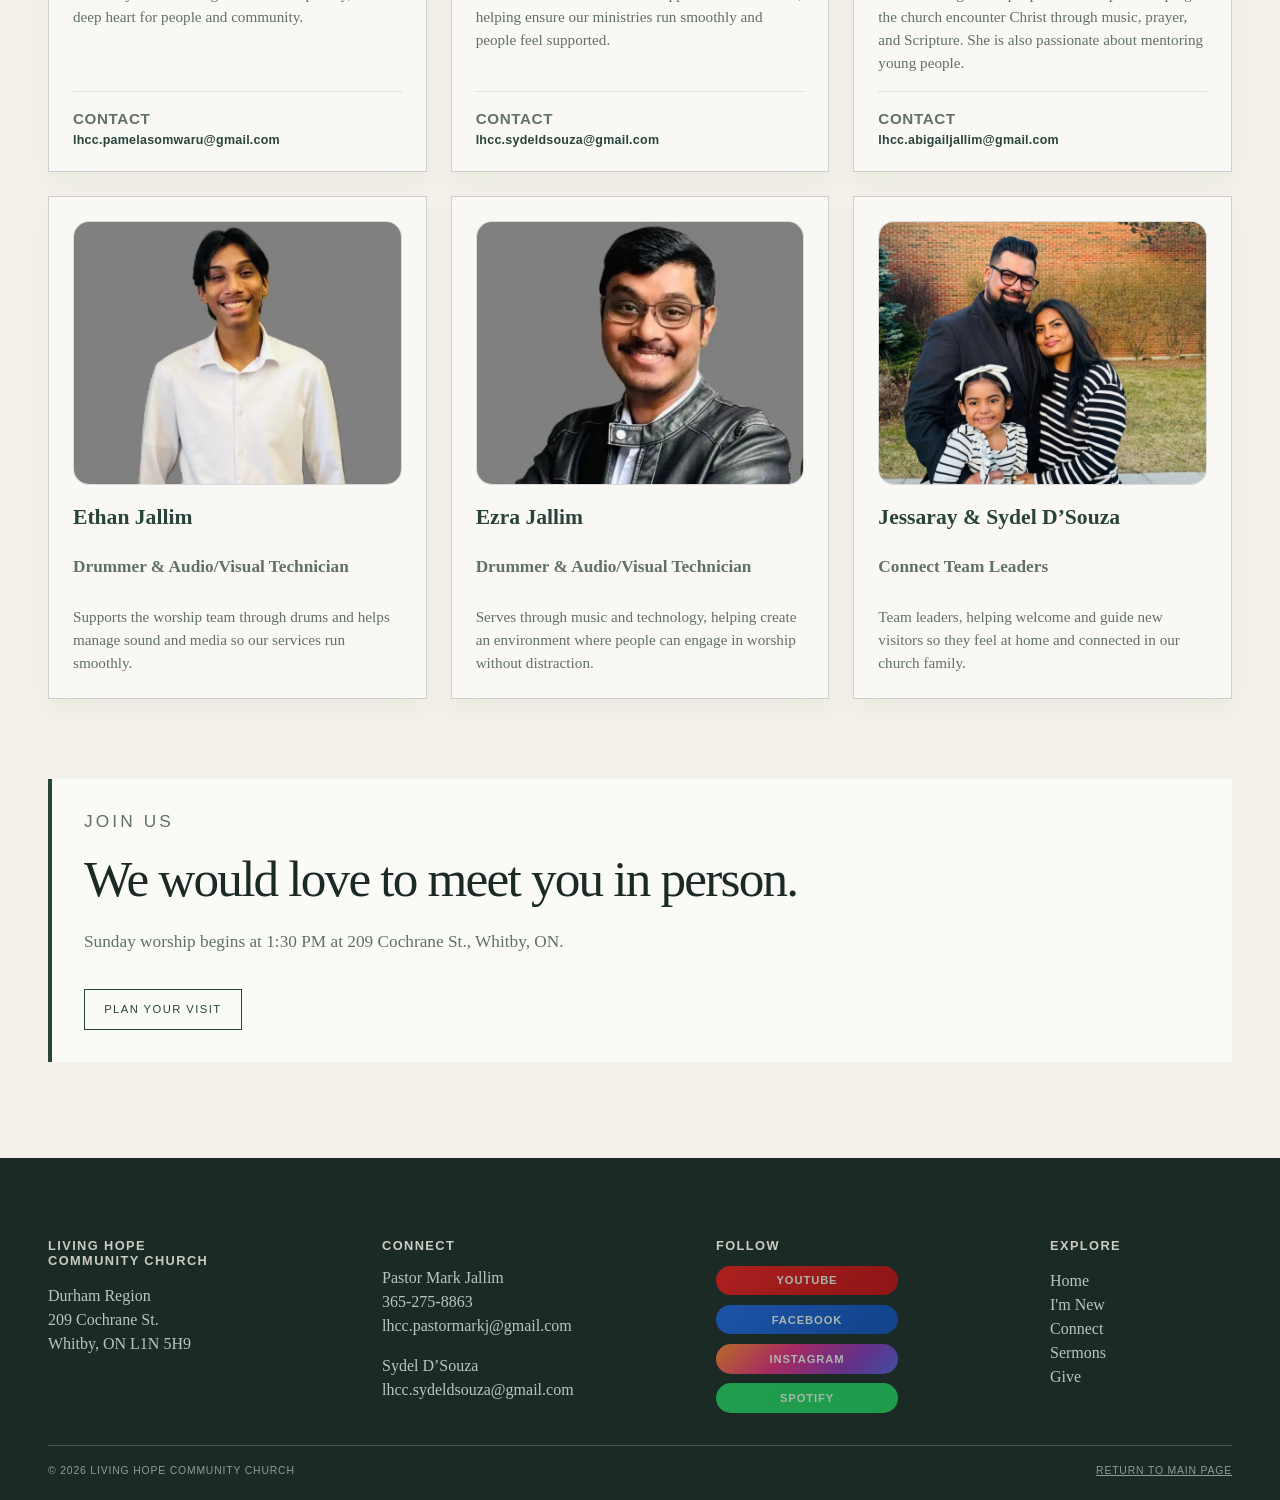
<file: About-Us.html>
<!DOCTYPE html>
<html lang="en">
<head>
	<meta charset="UTF-8">
	<meta name="viewport" content="width=device-width, initial-scale=1.0">
	<meta name="description" content="About Living Hope Community Church Durham.">
	<meta name="theme-color" content="#1f2f26">
	<meta property="og:image" content="images/LHCC.png">
	<title>About Us | Living Hope Community Church</title>
	<link rel="icon" type="image/png" href="images/LHCC.png">
	<link rel="shortcut icon" href="images/LHCC.png" type="image/png">
	<link rel="apple-touch-icon" href="images/LHCC.png">
	<link rel="stylesheet" href="style.css">
</head>
<body class="site-inner about-page-body">
	<header class="site-header">
		<a class="brand" href="index.html" aria-label="Living Hope Community Church home">
			<img src="images/LHCC.png" alt="" class="brand-logo" aria-hidden="true">
			<span>Living Hope<br><small>Community Church Durham</small></span>
		</a>
		<button class="menu-toggle" type="button" aria-expanded="true" aria-controls="site-nav">Menu</button>
		<nav id="site-nav" class="site-nav" aria-label="Main navigation">
			<a href="index.html">Home</a>
			<a href="About-Us.html">About Us</a>
			<a href="Visiting.html">I'm New</a>
			<a href="Connect.html">Connect</a>
			<a href="Sermons.html">Sermons</a>
			<a href="Give.html">Give</a>
		</nav>
	</header>

	<main class="about-page-main">
		<section class="about-hero">
			<div class="about-image" role="img" aria-label="Warm light inside a welcoming church"></div>
			<div class="section-shell about-hero-inner">
				<p class="eyebrow">Our church</p>
				<h1>Reviving community through making disciples.</h1>
				<p>Living Hope Community Church Durham is a Christ-centered, multi-cultural community committed to following Jesus and participating in God’s renewing work in our world and neighborhoods.</p>
			</div>
		</section>

		<section class="section-shell about-section">
			<div class="about-two-col">
				<div>
					<p class="eyebrow">Who we are</p>
					<h2>We are a growing church family shaped by Scripture, prayer, and the Holy Spirit.</h2>
				</div>
				<div>
					<p>We gather to worship, pray, learn from Scripture, and walk together as disciples of Jesus—not just on Sundays, but throughout the week in our homes, workplaces, and neighborhoods.</p>
					<p>We are a community that believes the gospel is for everyday life, and we want to live it out with faith, hospitality, and love.</p>
				</div>
			</div>
		</section>

		<section class="beliefs-band">
			<div class="section-shell">
				<p class="eyebrow">What we believe</p>
				<h2>Rooted in the gospel, guided by Christ, and renewed by grace.</h2>
				<div class="belief-grid">
					<article class="belief-card">
						<h3>God</h3>
						<p>We believe in one God, eternally existing in three persons: Father, Son, and Holy Spirit. God is holy, loving, and faithful.</p>
					</article>
					<article class="belief-card">
						<h3>Jesus Christ</h3>
						<p>We believe Jesus is the Son of God, fully God and fully man, who died for our sins and rose again so that we might have new life.</p>
					</article>
					<article class="belief-card">
						<h3>The Holy Spirit</h3>
						<p>We believe the Spirit is present and active, drawing people to Christ and transforming hearts to live out the faith.</p>
					</article>
					<article class="belief-card">
						<h3>The Bible</h3>
						<p>We believe Scripture is the inspired Word of God and our final authority for faith and life.</p>
					</article>
					<article class="belief-card">
						<h3>Salvation</h3>
						<p>We believe salvation is a gift of grace through faith in Jesus Christ. Through Him, we are forgiven, restored, and made new.</p>
					</article>
					<article class="belief-card">
						<h3>The Church</h3>
						<p>We believe the Church is the body of Christ, called to worship God, grow in faith, and serve others with love and truth.</p>
					</article>
				</div>
			</div>
		</section>

		<section class="section-shell about-section">
			<p class="eyebrow">Our church family</p>
			<h2>Our Denominational Affiliation</h2>
			<p>Living Hope Community Church is a congregation of the Christian Reformed Church in North America (CRCNA). We joyfully share in the CRCNA's commitment to the authority of Scripture, the good news of Jesus Christ, and the mission of making disciples who live for God's glory.</p>
			<p>As part of the CRCNA, we are connected to a wider family of churches serving communities across Canada and the United States, working together in worship, discipleship, church planting, missions, and compassionate service.</p>
			<p>Learn more about the CRCNA: <a href="https://share.google/UA27MGcnN8m0bXFJK" target="_blank" rel="noopener noreferrer">Our Vision, Our Mission, Our Calling | Christian Reformed Church</a></p>
		</section>

		<section class="section-shell about-section">
			<p class="eyebrow">Our life together</p>
			<h2>We are united by the gospel and shaped by a shared desire to follow Jesus.</h2>
			<p>While we come from different backgrounds, we are one family in Christ, learning together what it means to love God, love people, and live faithfully in a changing world.</p>
			<div class="check-list">
				<span>Belonging and transformation</span>
				<span>Discipleship in everyday life</span>
				<span>Faithful witness in the community</span>
			</div>
		</section>

		<section class="vision-band">
			<div class="section-shell vision-inner">
				<p class="eyebrow">Our vision</p>
				<h2>To revive community through making disciples.</h2>
				<p>Our vision is to be a church where people experience belonging, spiritual growth, and faithful service in Christ.</p>
			</div>
		</section>

		<section class="section-shell about-section">
			<p class="eyebrow">How we live this out</p>
			<h2>We want to love, grow, teach, and serve together.</h2>
			<div class="practice-grid">
				<article class="practice-card">
					<h3>Love</h3>
					<p>Welcoming others with Christ-like compassion and hospitality.</p>
				</article>
				<article class="practice-card">
					<h3>Grow</h3>
					<p>Maturing in faith through Scripture, prayer, and community.</p>
				</article>
				<article class="practice-card">
					<h3>Teach</h3>
					<p>Forming disciples through biblical teaching and shared learning.</p>
				</article>
				<article class="practice-card">
					<h3>Serve</h3>
					<p>Joining God’s work in our neighborhoods and across cultures.</p>
				</article>
			</div>
		</section>

		<section class="section-shell about-section">
			<p class="eyebrow">Leadership</p>
			<h2>Meet the leadership team</h2>
			<div class="team-grid">
				<article class="team-card">
					<img src="images/intro-mark.webp" alt="Pastor Mark Jallim">
					<h3>Pastor Mark Jallim</h3>
					<p>Lead Pastor</p>
					<span>Passionate about discipleship, cross-cultural ministry, Timothy Leadership Training, Church Planting Coach, and walking alongside people as they follow Jesus in everyday life.</span>
					<div class="team-contact">
						<span class="team-contact-label">Contact</span>
						<a href="tel:+13652758863">365-275-8863</a>
						<a href="mailto:lhcc.pastormarkj@gmail.com">lhcc.pastormarkj@gmail.com</a>
					</div>
				</article>
				<article class="team-card">
					<img src="images/intro_debra.webp" alt="Debra Jallim">
					<h3>Debra Jallim</h3>
					<p>Deacon</p>
					<span>Serves through hospitality and care, helping people feel seen, welcomed, and connected through Coffee Chats and community life.</span>
					<div class="team-contact">
						<span class="team-contact-label">Contact</span>
						<a href="mailto:lhcc.debrajallim@gmail.com">lhcc.debrajallim@gmail.com</a>
					</div>
				</article>
				<article class="team-card">
					<img src="images/intro-nikita.webp" alt="Nikita Abraham">
					<h3>Nikita Abraham</h3>
					<p>Youth Counselling Pastor</p>
					<span>Passionate about walking alongside young people, nurturing their faith, and creating a safe space for them to grow in Christ.</span>
					<div class="team-contact">
						<span class="team-contact-label">Contact</span>
						<a href="mailto:lhcc.nikitaabraham@gmail.com">lhcc.nikitaabraham@gmail.com</a>
					</div>
				</article>
				<article class="team-card">
					<img src="images/intro-pamela.webp" alt="Pamela Jallim">
					<h3>Pamela Jallim</h3>
					<p>Deacon</p>
					<span>Faithfully serves through care and hospitality, with a deep heart for people and community.</span>
					<div class="team-contact">
						<span class="team-contact-label">Contact</span>
						<a href="mailto:lhcc.pamelasomwaru@gmail.com">lhcc.pamelasomwaru@gmail.com</a>
					</div>
				</article>
				<article class="team-card">
					<img src="images/intro-sydel.webp" alt="Sydel D'Souza">
					<h3>Sydel D’Souza</h3>
					<p>Deacon</p>
					<span>Leads the Connect Team and supports administration, helping ensure our ministries run smoothly and people feel supported.</span>
					<div class="team-contact">
						<span class="team-contact-label">Contact</span>
						<a href="mailto:lhcc.sydeldsouza@gmail.com">lhcc.sydeldsouza@gmail.com</a>
					</div>
				</article>
				<article class="team-card">
					<img src="images/intro-abigail.webp" alt="Abigail Jallim">
					<h3>Abigail Jallim</h3>
					<p>Worship &amp; Youth Pastor</p>
					<span>Loves leading God’s people in worship and helping the church encounter Christ through music, prayer, and Scripture. She is also passionate about mentoring young people.</span>
					<div class="team-contact">
						<span class="team-contact-label">Contact</span>
						<a href="mailto:lhcc.abigailjallim@gmail.com">lhcc.abigailjallim@gmail.com</a>
					</div>
				</article>
				<article class="team-card">
					<img src="images/intro-ethan.webp" alt="Ethan Jallim">
					<h3>Ethan Jallim</h3>
					<p>Drummer &amp; Audio/Visual Technician</p>
					<span>Supports the worship team through drums and helps manage sound and media so our services run smoothly.</span>
				</article>
				<article class="team-card">
					<img src="images/intro-ezra.webp" alt="Ezra Jallim">
					<h3>Ezra Jallim</h3>
					<p>Drummer &amp; Audio/Visual Technician</p>
					<span>Serves through music and technology, helping create an environment where people can engage in worship without distraction.</span>
				</article>
				<article class="team-card">
					<img src="images/intro-jay-sydel.jpeg" alt="Jessaray and Sydel D'Souza">
					<h3>Jessaray &amp; Sydel D’Souza</h3>
					<p>Connect Team Leaders</p>
					<span>Team leaders, helping welcome and guide new visitors so they feel at home and connected in our church family.</span>
				</article>
			</div>
		</section>

		<section class="section-shell join-cta">
			<div class="join-cta-panel">
				<p class="eyebrow">Join us</p>
				<h2>We would love to meet you in person.</h2>
				<p>Sunday worship begins at 1:30 PM at 209 Cochrane St., Whitby, ON.</p>
				<a class="button button-dark" href="Visiting.html">Plan your visit</a>
			</div>
		</section>
	</main>

	<footer class="site-footer">
		<div class="section-shell footer-grid">
			<div>
				<p class="footer-title">Living Hope<br>Community Church</p>
				<p>Durham Region<br>209 Cochrane St.<br>Whitby, ON L1N 5H9</p>
			</div>
			<div>
				<p class="footer-title">Connect</p>
				<div class="connect-list">
					<p>Pastor Mark Jallim<br><a href="tel:+13652758863">365-275-8863</a><br>lhcc.pastormarkj@gmail.com</p>
					<p>Sydel D’Souza<br><a href="mailto:lhcc.sydeldsouza@gmail.com">lhcc.sydeldsouza@gmail.com</a></p>
				</div>
			</div>
			<div>
				<p class="footer-title">Follow</p>
				<div class="social-links">
					<a class="social-btn social-youtube" href="https://www.youtube.com/@LHCC./featured" target="_blank" rel="noopener noreferrer">YouTube</a>
					<a class="social-btn social-facebook" href="https://www.facebook.com/LHCCdurham" target="_blank" rel="noopener noreferrer">Facebook</a>
					<a class="social-btn social-instagram" href="https://www.instagram.com/lhccdurham/" target="_blank" rel="noopener noreferrer">Instagram</a>
					<a class="social-btn social-spotify" href="https://open.spotify.com/show/3tZeYsOISbTUh9yMexDvFs" target="_blank" rel="noopener noreferrer">Spotify</a>


				</div>
			</div>
			<div>
				<p class="footer-title">Explore</p>
				<p><a href="index.html">Home</a><br>
				<a href="Visiting.html">I'm New</a><br>
				<a href="Connect.html">Connect</a><br>
				<a href="Sermons.html">Sermons</a><br>
				<a href="Give.html">Give</a><br></p>
			</div>
		</div>
		<div class="section-shell footer-bottom">
			<span>© 2026 Living Hope Community Church</span>
			<a href="index.html">Return to main page</a>
		</div>
	</footer>

	<script src="code.js"></script>
</body>
</html>
</file>
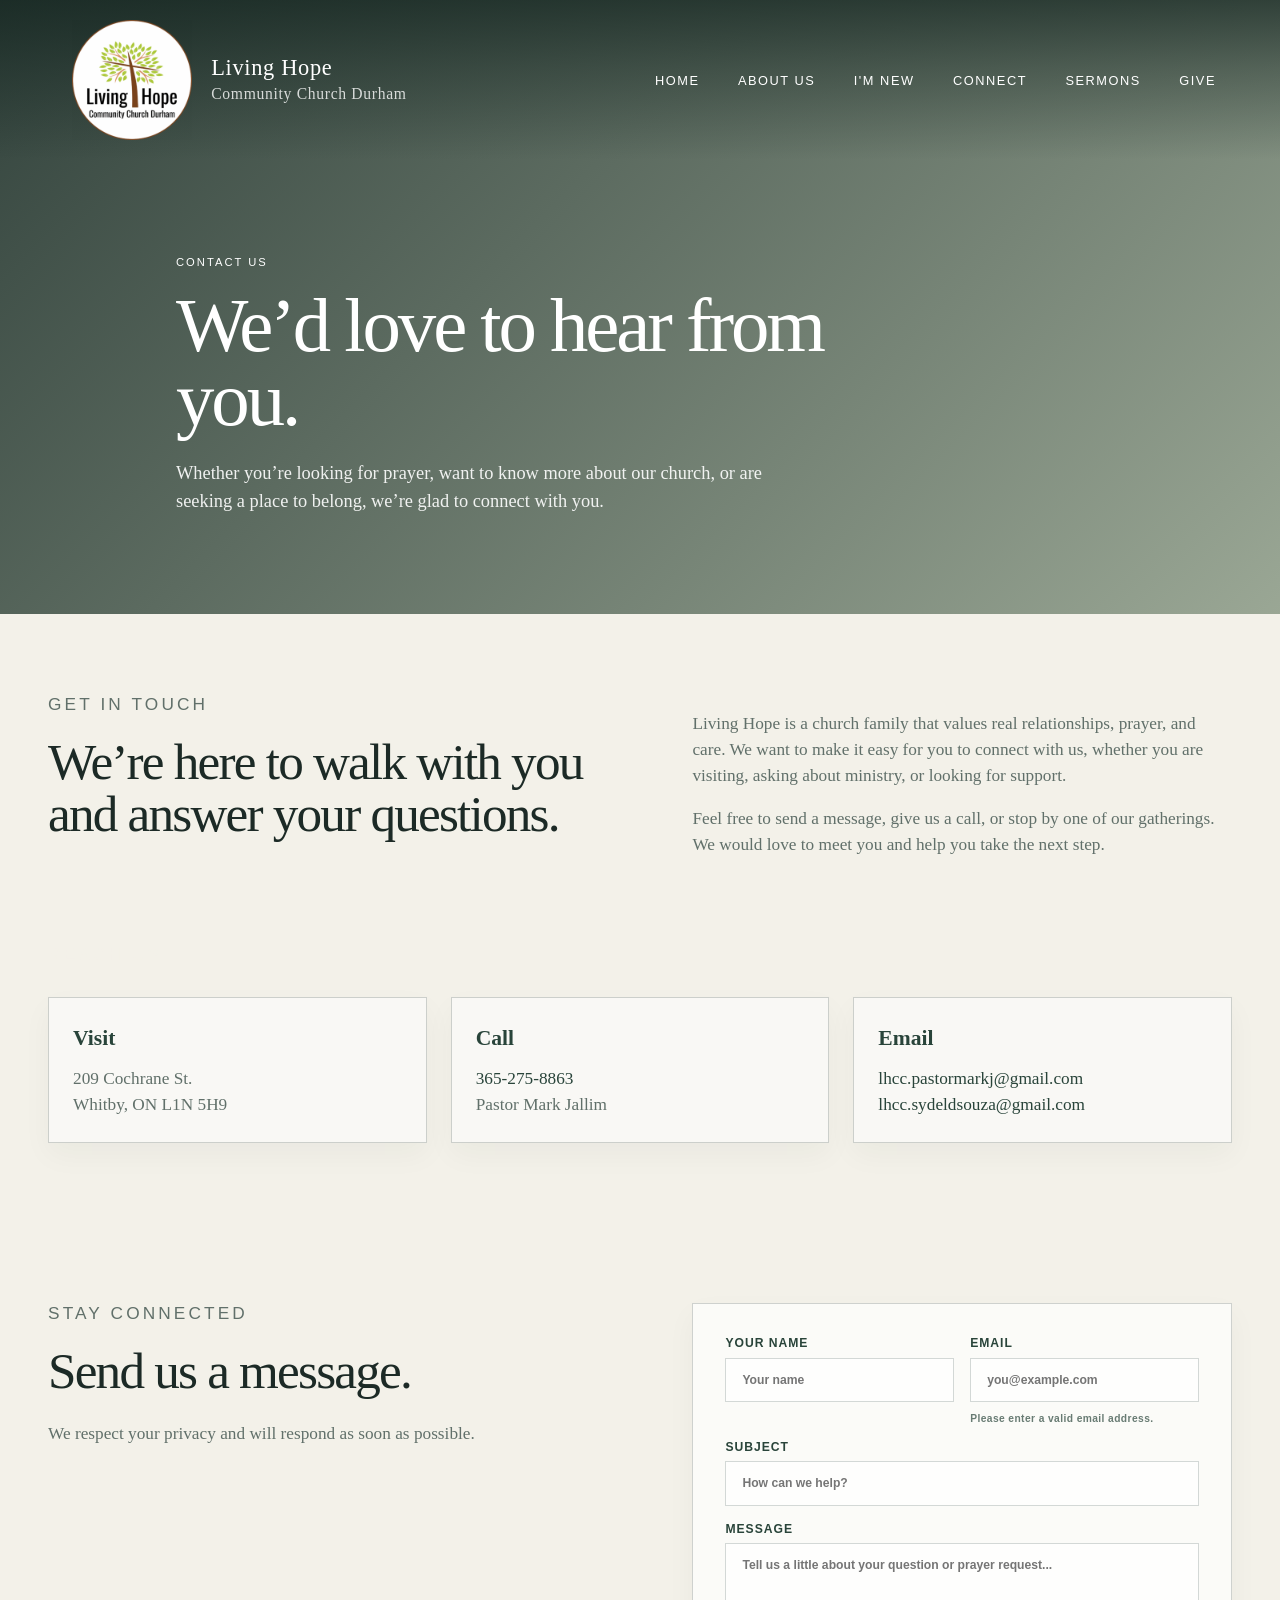
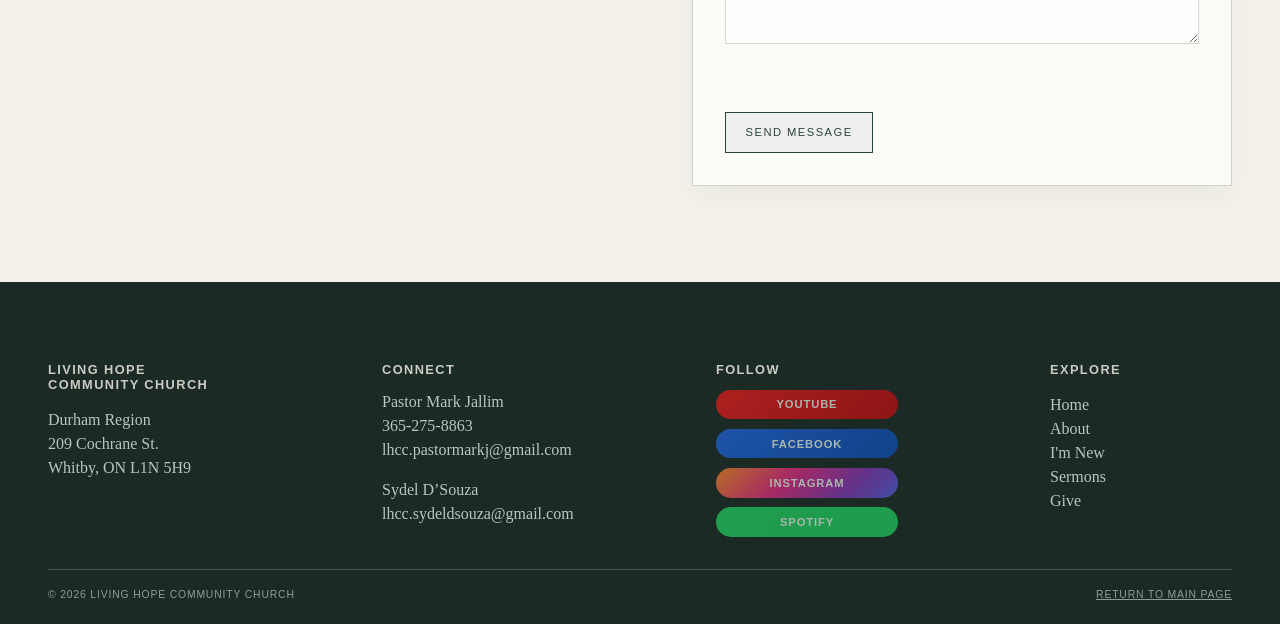
<file: Connect.html>
<!DOCTYPE html>
<html lang="en">
<head>
	<meta charset="UTF-8">
	<meta name="viewport" content="width=device-width, initial-scale=1.0">
	<meta name="description" content="Connect with Living Hope Community Church Durham.">
	<meta name="theme-color" content="#1f2f26">
	<meta property="og:image" content="images/LHCC.png">
	<title>Connect | Living Hope Community Church</title>
	<link rel="icon" type="image/png" href="images/LHCC.png">
	<link rel="shortcut icon" href="images/LHCC.png" type="image/png">
	<link rel="apple-touch-icon" href="images/LHCC.png">
	<link rel="stylesheet" href="style.css">
</head>
<body class="site-inner about-page-body">
	<header class="site-header">
		<a class="brand" href="index.html" aria-label="Living Hope Community Church home">
			<img src="images/LHCC.png" alt="" class="brand-logo" aria-hidden="true">
			<span>Living Hope<br><small>Community Church Durham</small></span>
		</a>
		<button class="menu-toggle" type="button" aria-expanded="true" aria-controls="site-nav">Menu</button>
		<nav id="site-nav" class="site-nav" aria-label="Main navigation">
			<a href="index.html">Home</a>
			<a href="About-Us.html">About Us</a>
			<a href="Visiting.html">I'm New</a>
			<a href="Connect.html">Connect</a>
			<a href="Sermons.html">Sermons</a>
			<a href="Give.html">Give</a>
		</nav>
	</header>

	<main class="about-page-main">
		<section class="about-hero">
			<div class="section-shell about-hero-inner">
				<p class="eyebrow">Contact us</p>
				<h1>We’d love to hear from you.</h1>
				<p>Whether you’re looking for prayer, want to know more about our church, or are seeking a place to belong, we’re glad to connect with you.</p>
			</div>
		</section>

		<section class="section-shell about-section">
			<div class="about-two-col">
				<div>
					<p class="eyebrow">Get in touch</p>
					<h2>We’re here to walk with you and answer your questions.</h2>
				</div>
				<div>
					<p>Living Hope is a church family that values real relationships, prayer, and care. We want to make it easy for you to connect with us, whether you are visiting, asking about ministry, or looking for support.</p>
					<p>Feel free to send a message, give us a call, or stop by one of our gatherings. We would love to meet you and help you take the next step.</p>
				</div>
			</div>
		</section>

		<section class="section-shell about-section">
			<p class="eyebrow">Reach us</p>
			<div class="connect-detail-grid">
				<article class="belief-card">
					<h3>Visit</h3>
					<p>209 Cochrane St.<br>Whitby, ON L1N 5H9</p>
				</article>
				<article class="belief-card">
					<h3>Call</h3>
					<p><a href="tel:+13652758863">365-275-8863</a><br>Pastor Mark Jallim</p>
				</article>
				<article class="belief-card">
					<h3>Email</h3>
					<p><a href="mailto:lhcc.pastormarkj@gmail.com">lhcc.pastormarkj@gmail.com</a><br><a href="mailto:lhcc.sydeldsouza@gmail.com">lhcc.sydeldsouza@gmail.com</a></p>
				</article>
			</div>
		</section>

		<section class="connect-message-panel">
			<div class="section-shell">
				<div class="about-two-col connect-form-wrap">
					<div>
						<p class="eyebrow">Stay connected</p>
						<h2>Send us a message.</h2>
						<p>We respect your privacy and will respond as soon as possible.</p>
					</div>
					<form class="connect-form" action="https://api.web3forms.com/submit" method="POST">
						<input type="hidden" name="access_key" value="b8387050-9eca-48e8-9fb2-42a403913bc1">
						<div class="form-row">
							<label>
								<span>Your name</span>
								<input type="text" name="name" placeholder="Your name" required>
							</label>
							<label>
								<span>Email</span>
								<input type="email" name="email" placeholder="you@example.com" required>
								<small class="field-hint">Please enter a valid email address.</small>
							</label>
						</div>
						<label>
							<span>Subject</span>
							<input type="text" name="subject" placeholder="How can we help?" required>
						</label>
						<label>
							<span>Message</span>
							<textarea name="message" rows="5" placeholder="Tell us a little about your question or prayer request..." required></textarea>
						</label>
						<div class="h-captcha" data-sitekey="50b2fe65-b00b-4b9e-ad62-3ba471098be2" data-captcha="true"></div>
						<div class="form-actions">
							<button type="submit" class="button button-dark">Send message</button>
						</div>
					</form>
				</div>
			</div>
		</section>
	</main>

	<script src="https://web3forms.com/client/script.js" async defer></script>
	<footer class="site-footer">
		<div class="section-shell footer-grid">
			<div>
				<p class="footer-title">Living Hope<br>Community Church</p>
				<p>Durham Region<br>209 Cochrane St.<br>Whitby, ON L1N 5H9</p>
			</div>
			<div>
				<p class="footer-title">Connect</p>
				<div class="connect-list">
					<p>Pastor Mark Jallim<br><a href="tel:+13652758863">365-275-8863</a><br>lhcc.pastormarkj@gmail.com</p>
					<p>Sydel D’Souza<br><a href="mailto:lhcc.sydeldsouza@gmail.com">lhcc.sydeldsouza@gmail.com</a></p>
				</div>
			</div>
			<div>
				<p class="footer-title">Follow</p>
				<div class="social-links">
					<a class="social-btn social-youtube" href="https://www.youtube.com/@LHCC./featured" target="_blank" rel="noopener noreferrer">YouTube</a>
					<a class="social-btn social-facebook" href="https://www.facebook.com/LHCCdurham" target="_blank" rel="noopener noreferrer">Facebook</a>
					<a class="social-btn social-instagram" href="https://www.instagram.com/lhccdurham/" target="_blank" rel="noopener noreferrer">Instagram</a>
					<a class="social-btn social-spotify" href="https://open.spotify.com/show/3tZeYsOISbTUh9yMexDvFs" target="_blank" rel="noopener noreferrer">Spotify</a>


				</div>
			</div>
			<div>
				<p class="footer-title">Explore</p>
				<p><a href="index.html">Home</a><br><a href="About-Us.html">About</a><br><a href="Visiting.html">I'm New</a><br><a href="Sermons.html">Sermons</a><br><a href="Give.html">Give</a></p>
			</div>
		</div>
		<div class="section-shell footer-bottom">
			<span>© 2026 Living Hope Community Church</span>
			<a href="index.html">Return to main page</a>
		</div>
	</footer>

	<script src="code.js"></script>
</body>
</html>
</file>
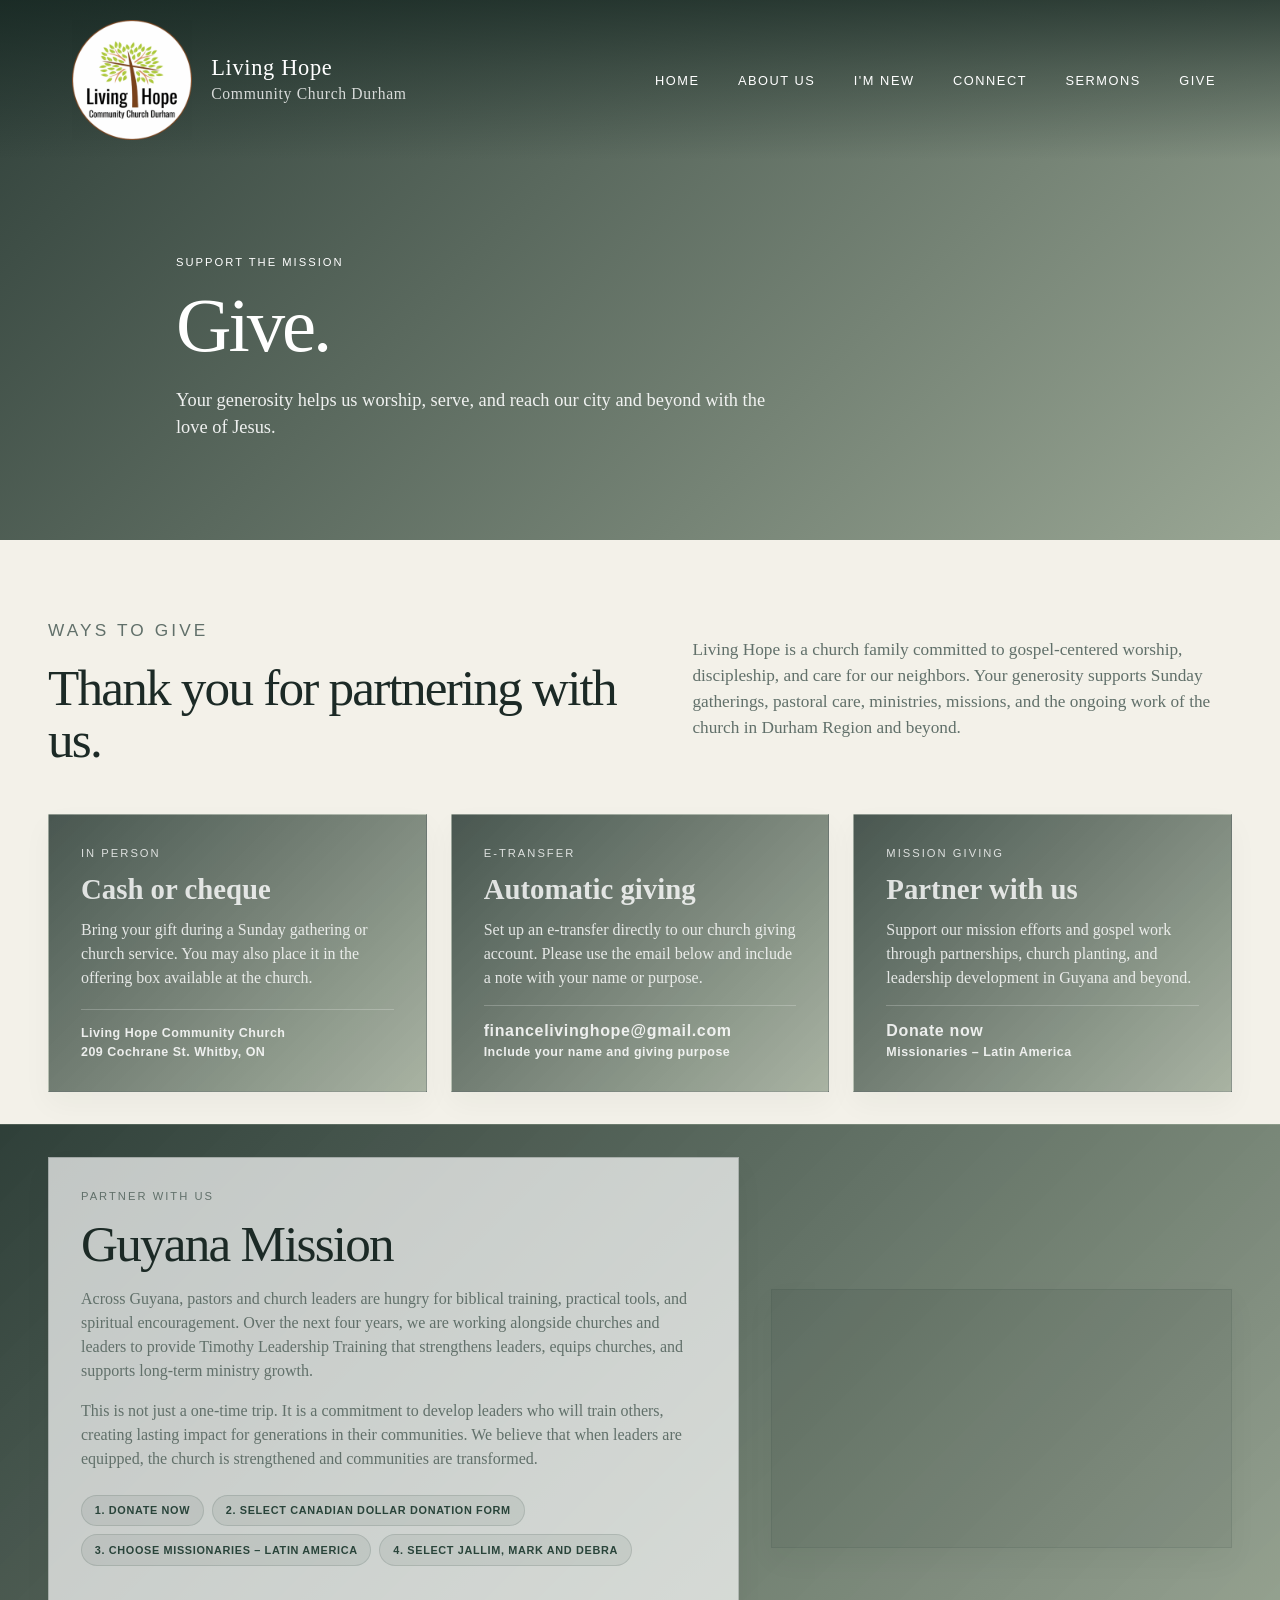
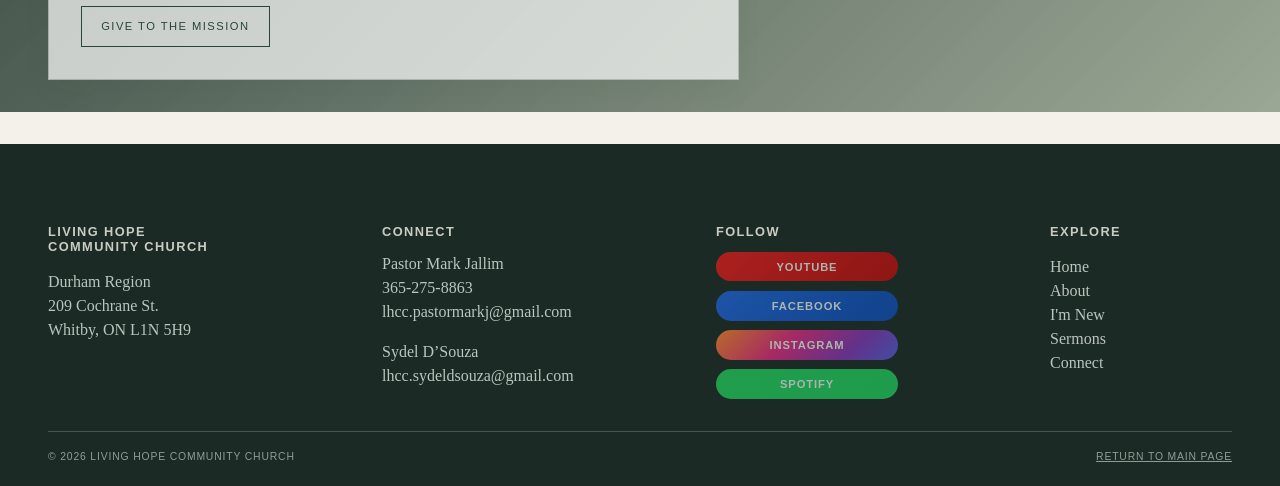
<file: Give.html>
<!DOCTYPE html>
<html lang="en">
<head>
	<meta charset="UTF-8">
	<meta name="viewport" content="width=device-width, initial-scale=1.0">
	<meta name="description" content="Give to Living Hope Community Church Durham.">
	<meta name="theme-color" content="#1f2f26">
	<meta property="og:image" content="images/LHCC.png">
	<title>Give | Living Hope Community Church</title>
	<link rel="icon" type="image/png" href="images/LHCC.png">
	<link rel="shortcut icon" href="images/LHCC.png" type="image/png">
	<link rel="apple-touch-icon" href="images/LHCC.png">
	<link rel="stylesheet" href="style.css">
</head>
<body class="site-inner give-page-body">
	<header class="site-header">
		<a class="brand" href="index.html" aria-label="Living Hope Community Church home">
			<img src="images/LHCC.png" alt="" class="brand-logo" aria-hidden="true">
			<span>Living Hope<br><small>Community Church Durham</small></span>
		</a>
		<button class="menu-toggle" type="button" aria-expanded="true" aria-controls="site-nav">Menu</button>
		<nav id="site-nav" class="site-nav" aria-label="Main navigation">
			<a href="index.html">Home</a>
			<a href="About-Us.html">About Us</a>
			<a href="Visiting.html">I'm New</a>
			<a href="Connect.html">Connect</a>
			<a href="Sermons.html">Sermons</a>
			<a href="Give.html">Give</a>
		</nav>
	</header>

	<main class="give-page-main">
		<section class="give-page-hero">
			<div class="section-shell give-page-hero-inner">
				<p class="eyebrow">Support the mission</p>
				<h1>Give.</h1>
				<p>Your generosity helps us worship, serve, and reach our city and beyond with the love of Jesus.</p>
			</div>
		</section>

		<section class="section-shell give-intro">
			<div class="about-two-col">
				<div>
					<p class="eyebrow">Ways to give</p>
					<h2>Thank you for partnering with us.</h2>
				</div>
				<div>
					<p>Living Hope is a church family committed to gospel-centered worship, discipleship, and care for our neighbors. Your generosity supports Sunday gatherings, pastoral care, ministries, missions, and the ongoing work of the church in Durham Region and beyond.</p>
				</div>
			</div>
		</section>

		<section class="section-shell give-methods">
			<div class="give-method-grid">
				<article class="give-method-card">
					<p class="eyebrow">In person</p>
					<h3>Cash or cheque</h3>
					<p>Bring your gift during a Sunday gathering or church service. You may also place it in the offering box available at the church.</p>
					<div class="give-card-meta">
						<span>Living Hope Community Church</span>
						<span>209 Cochrane St. Whitby, ON</span>
					</div>
				</article>

				<article class="give-method-card">
					<p class="eyebrow">E-transfer</p>
					<h3>Automatic giving</h3>
					<p>Set up an e-transfer directly to our church giving account. Please use the email below and include a note with your name or purpose.</p>
					<div class="give-card-meta">
						<a href="mailto:financelivinghope@gmail.com">financelivinghope@gmail.com</a>
						<span>Include your name and giving purpose</span>
					</div>
				</article>

				<article class="give-method-card">
					<p class="eyebrow">Mission giving</p>
					<h3>Partner with us</h3>
					<p>Support our mission efforts and gospel work through partnerships, church planting, and leadership development in Guyana and beyond.</p>
					<div class="give-card-meta">
						<a href="https://www.resonateglobalmission.org/give-us" target="_blank" rel="noopener noreferrer">Donate now</a>
						<span>Missionaries – Latin America</span>
					</div>
				</article>
			</div>
		</section>

		<section class="give-mission-band">
			<div class="section-shell give-mission-inner">
				<div class="give-mission-copy">
					<p class="eyebrow">Partner with us</p>
					<h2>Guyana Mission</h2>
					<p>Across Guyana, pastors and church leaders are hungry for biblical training, practical tools, and spiritual encouragement. Over the next four years, we are working alongside churches and leaders to provide Timothy Leadership Training that strengthens leaders, equips churches, and supports long-term ministry growth.</p>
					<p>This is not just a one-time trip. It is a commitment to develop leaders who will train others, creating lasting impact for generations in their communities. We believe that when leaders are equipped, the church is strengthened and communities are transformed.</p>
					<div class="give-mission-steps">
						<span>1. Donate now</span>
						<span>2. Select Canadian Dollar Donation Form</span>
						<span>3. Choose Missionaries – Latin America</span>
						<span>4. Select Jallim, Mark and Debra</span>
					</div>
					<a class="button button-dark" href="https://www.resonateglobalmission.org/give-us" target="_blank" rel="noopener noreferrer">Give to the mission</a>
				</div>
				<div class="give-mission-visual">
					<div class="mission-video">
						<iframe src="https://www.youtube.com/embed/KAAghGp96AY" title="Living Hope mission video" loading="lazy" allow="accelerometer; autoplay; clipboard-write; encrypted-media; gyroscope; picture-in-picture; web-share" allowfullscreen></iframe>
					</div>
				</div>
			</div>
		</section>
	</main>

	<footer class="site-footer">
		<div class="section-shell footer-grid">
			<div>
				<p class="footer-title">Living Hope<br>Community Church</p>
				<p>Durham Region<br>209 Cochrane St.<br>Whitby, ON L1N 5H9</p>
			</div>
			<div>
				<p class="footer-title">Connect</p>
				<div class="connect-list">
					<p>Pastor Mark Jallim<br><a href="tel:+13652758863">365-275-8863</a><br>lhcc.pastormarkj@gmail.com</p>
					<p>Sydel D’Souza<br><a href="mailto:lhcc.sydeldsouza@gmail.com">lhcc.sydeldsouza@gmail.com</a></p>
				</div>
			</div>
			<div>
				<p class="footer-title">Follow</p>
				<div class="social-links">
					<a class="social-btn social-youtube" href="https://www.youtube.com/@LHCC./featured" target="_blank" rel="noopener noreferrer">YouTube</a>
					<a class="social-btn social-facebook" href="https://www.facebook.com/LHCCdurham" target="_blank" rel="noopener noreferrer">Facebook</a>
					<a class="social-btn social-instagram" href="https://www.instagram.com/lhccdurham/" target="_blank" rel="noopener noreferrer">Instagram</a>
					<a class="social-btn social-spotify" href="https://open.spotify.com/show/3tZeYsOISbTUh9yMexDvFs" target="_blank" rel="noopener noreferrer">Spotify</a>

				</div>
			</div>
			<div>
				<p class="footer-title">Explore</p>
				<p><a href="index.html">Home</a><br><a href="About-Us.html">About</a><br><a href="Visiting.html">I'm New</a><br><a href="Sermons.html">Sermons</a><br><a href="Connect.html">Connect</a></p>
			</div>
		</div>
		<div class="section-shell footer-bottom">
			<span>© 2026 Living Hope Community Church</span>
			<a href="index.html">Return to main page</a>
		</div>
	</footer>

	<script src="code.js"></script>
</body>
</html>
</file>
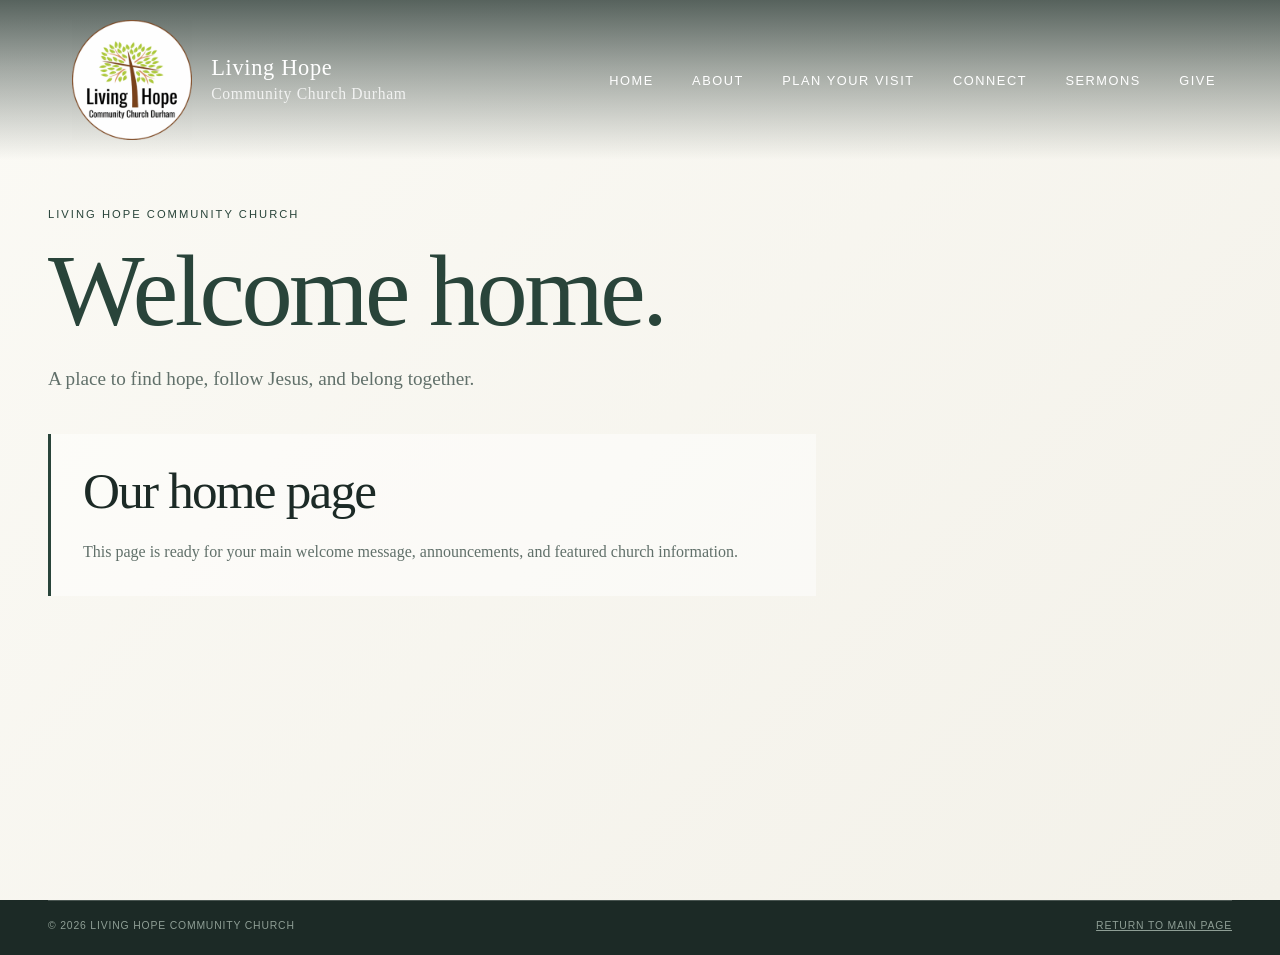
<file: Home.html>
<!DOCTYPE html>
<html lang="en">
<head>
	<meta charset="UTF-8">
	<meta name="viewport" content="width=device-width, initial-scale=1.0">
	<meta name="description" content="Home page for Living Hope Community Church Durham.">
	<meta name="theme-color" content="#1f2f26">
	<meta property="og:image" content="images/LHCC.png">
	<title>Home | Living Hope Community Church</title>
	<link rel="icon" type="image/png" href="images/LHCC.png">
	<link rel="shortcut icon" href="images/LHCC.png" type="image/png">
	<link rel="apple-touch-icon" href="images/LHCC.png">
	<link rel="stylesheet" href="style.css">
</head>
<body class="site-inner">
	<header class="site-header">
		<a class="brand" href="index.html" aria-label="Living Hope Community Church home"><img src="images/LHCC.png" alt="" class="brand-logo" aria-hidden="true"><span>Living Hope<br><small>Community Church Durham</small></span></a>
		<button class="menu-toggle" type="button" aria-expanded="true" aria-controls="site-nav">Menu</button>
		<nav id="site-nav" class="site-nav" aria-label="Main navigation"><a href="index.html">Home</a><a href="About-Us.html">About</a><a href="Visiting.html">Plan Your Visit</a><a href="Connect.html">Connect</a><a href="Sermons.html">Sermons</a><a href="Give.html">Give</a></nav>
	</header>
	<main class="inner-page"><div class="section-shell"><p class="eyebrow">Living Hope Community Church</p><h1>Welcome home.</h1><p class="inner-page-copy">A place to find hope, follow Jesus, and belong together.</p><div class="inner-page-panel"><h2>Our home page</h2><p>This page is ready for your main welcome message, announcements, and featured church information.</p></div></div></main>
	<footer class="site-footer"><div class="section-shell footer-bottom"><span>© 2026 Living Hope Community Church</span><a href="index.html">Return to main page</a></div></footer>
	<script src="code.js"></script>
</body>
</html>
</file>
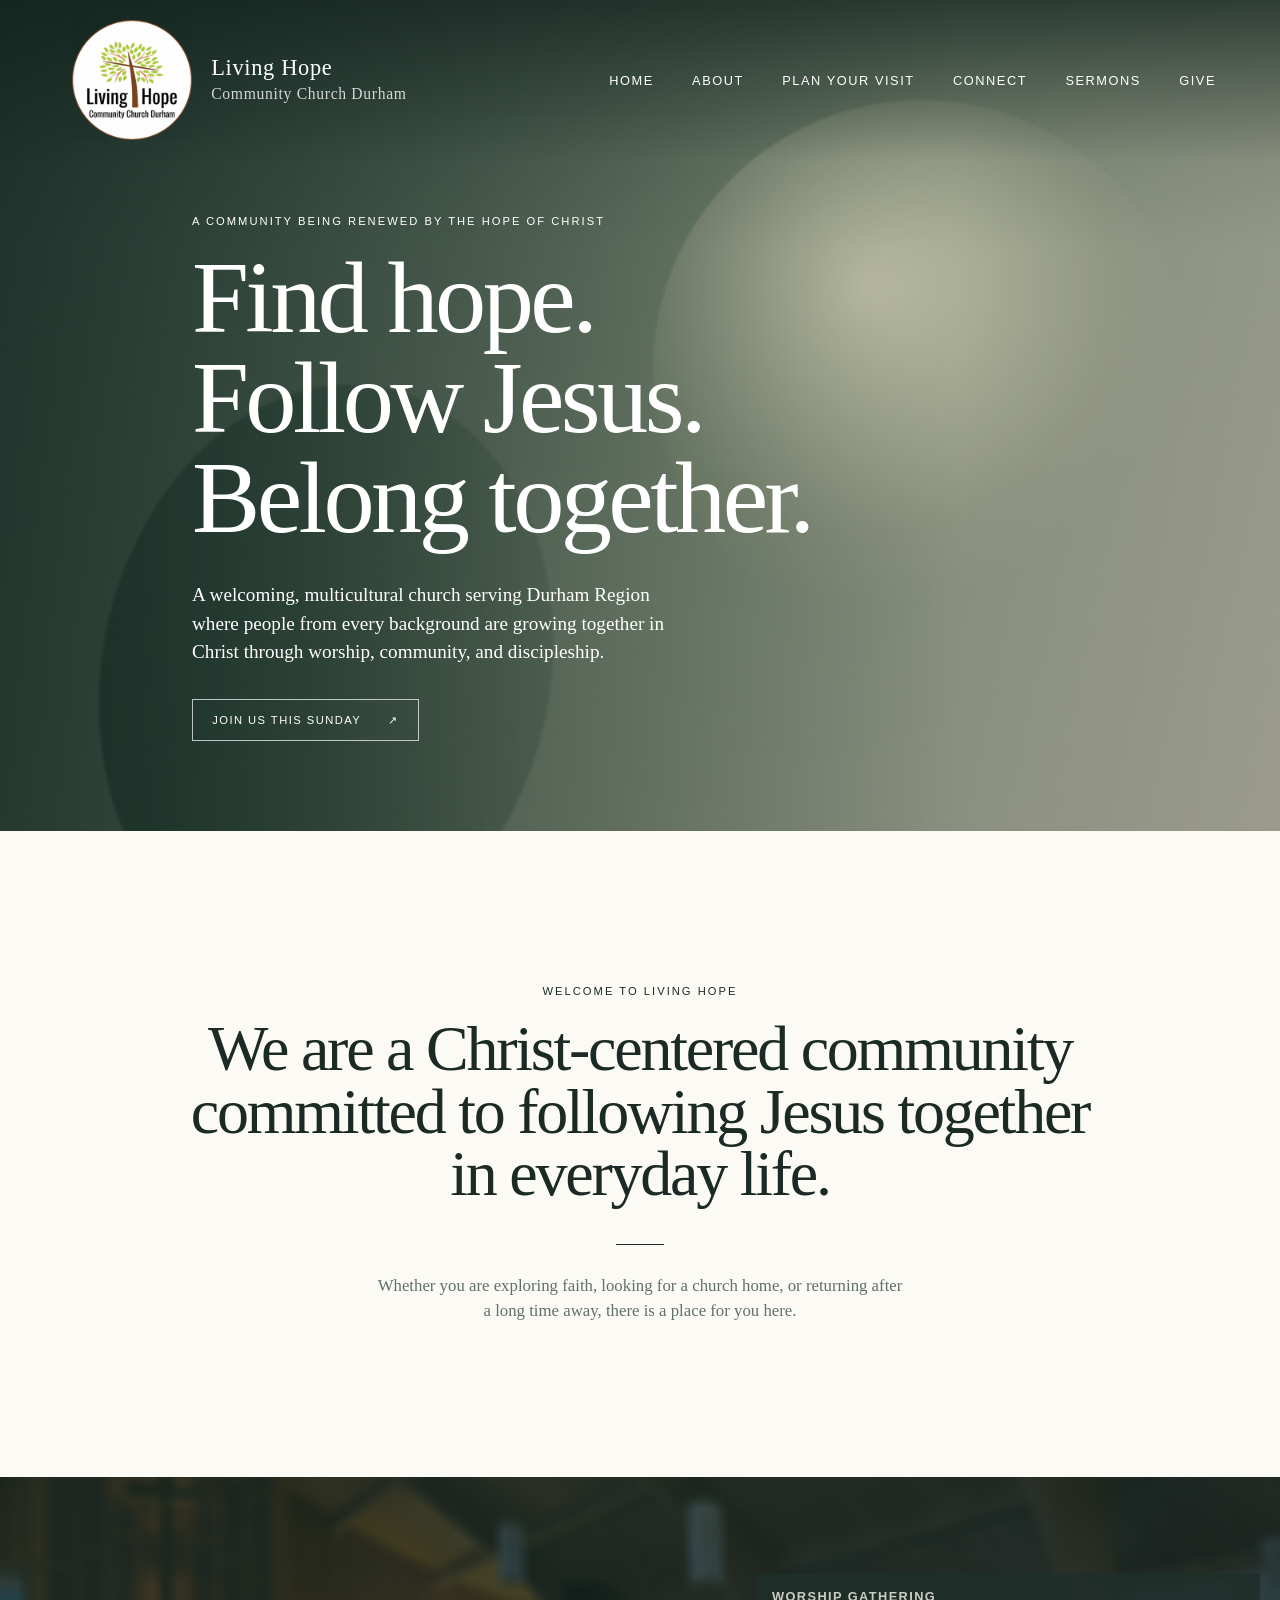
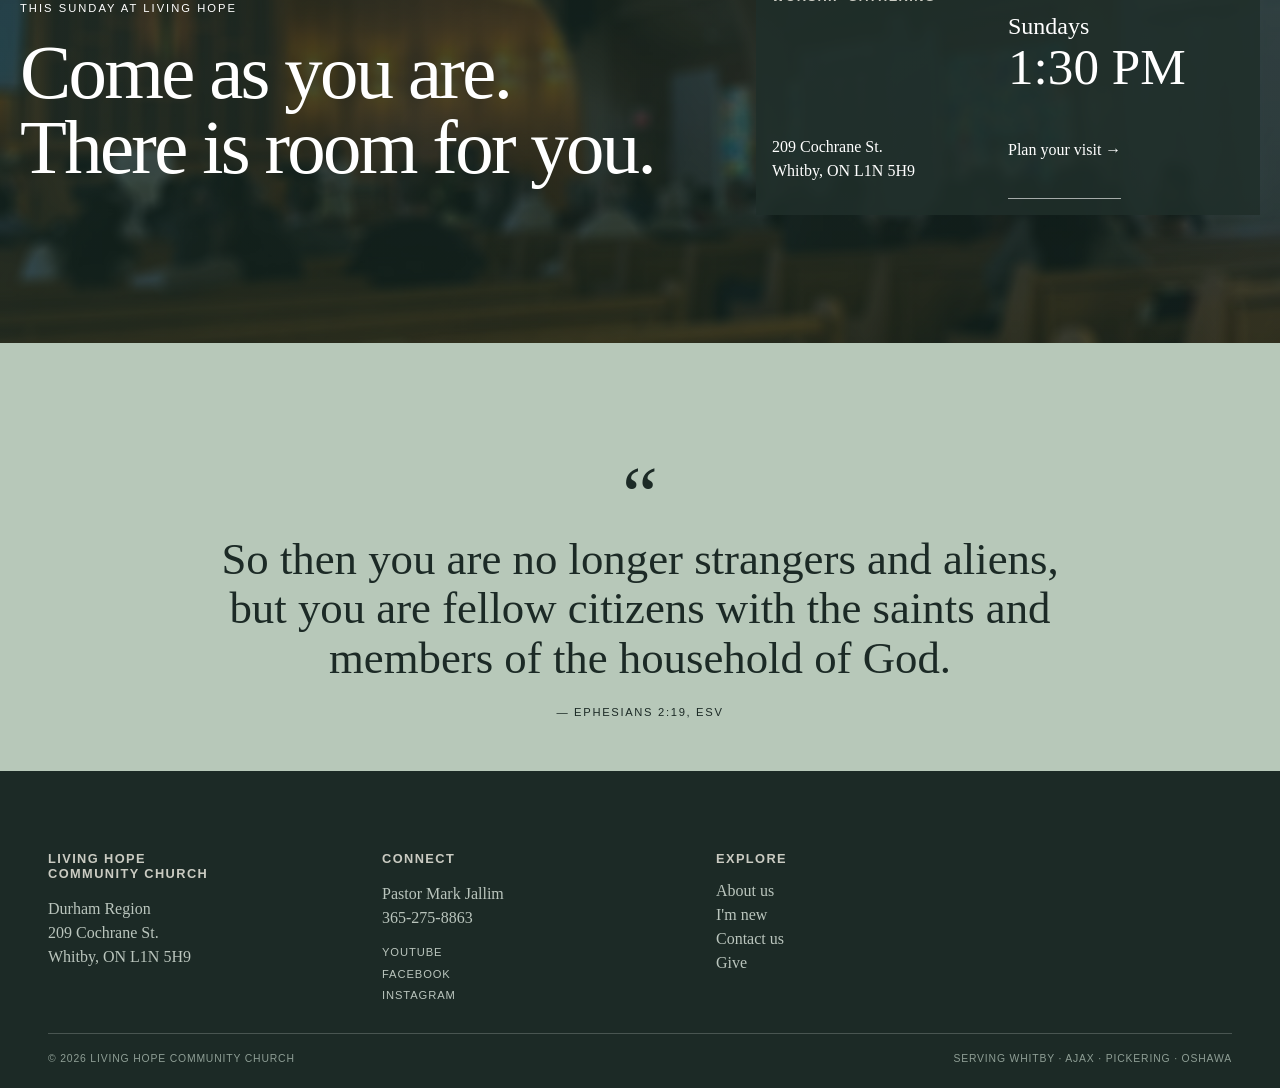
<file: main.html>
<!DOCTYPE html>
<html lang="en">
<head>
	<meta charset="UTF-8">
	<meta name="viewport" content="width=device-width, initial-scale=1.0">
	<meta name="description" content="Living Hope Community Church in Durham Region.">
	<title>Living Hope Community Church</title>
	<link rel="stylesheet" href="style.css">
</head>
<body>
	<header class="site-header">
		<a class="brand" href="main.html" aria-label="Living Hope Community Church home">
            <img src="images/LHCC.png" alt="" class="brand-logo" aria-hidden="true">
			<!-- <span class="brand-mark" aria-hidden="true">LH</span> -->
			<span>Living Hope<br><small>Community Church Durham</small></span>
		</a>
		<button class="menu-toggle" type="button" aria-expanded="true" aria-controls="site-nav">Menu</button>
		<nav id="site-nav" class="site-nav" aria-label="Main navigation">
			<a href="main.html">Home</a>
            <a href="About Us.html">About</a>
			<a href="Visiting.html">Plan Your Visit</a>
			<a href="Connect.html">Connect</a>
            <a href="Sermons.html">Sermons</a>
            <a href="Give.html">Give</a>
		</nav>
	</header>

	<main id="top">
		<section class="hero" aria-labelledby="hero-title">
			<div class="hero-image" role="img" aria-label="Warm light inside a welcoming church">
				<div class="hero-wash"></div>
			</div>
			<div class="hero-content">
				<p class="eyebrow">A community being renewed by the hope of Christ</p>
				<h1 id="hero-title">Find hope.<br>Follow Jesus.<br>Belong together.</h1>
				<p class="hero-copy">A welcoming, multicultural church serving Durham Region where people from every background are growing together in Christ through worship, community, and discipleship.</p>
				<a class="button button-light" href="#visit">Join us this Sunday <span aria-hidden="true">↗</span></a>
			</div>
		</section>

		<section id="about" class="intro section-shell">
			<p class="eyebrow">Welcome to Living Hope</p>
			<h2>We are a Christ-centered community committed to following Jesus together in everyday life.</h2>
			<div class="intro-rule" aria-hidden="true"></div>
			<p>Whether you are exploring faith, looking for a church home, or returning after a long time away, there is a place for you here.</p>
		</section>

		<section id="visit" class="visit section-shell">
			<div>
				<p class="eyebrow">This Sunday at Living Hope</p>
				<h2>Come as you are.<br>There is room for you.</h2>
			</div>
			<div class="service-card">
				<p class="service-label">Worship gathering</p>
				<p class="service-time">Sundays<br><strong>1:30 PM</strong></p>
				<p>209 Cochrane St.<br>Whitby, ON L1N 5H9</p>
				<a class="text-link" href="#connect">Plan your visit <span aria-hidden="true">→</span></a>
			</div>
		</section>

		<section class="scripture">
			<div class="section-shell scripture-inner">
				<p class="quote-mark" aria-hidden="true">“</p>
				<blockquote>So then you are no longer strangers and aliens, but you are fellow citizens with the saints and members of the household of God.</blockquote>
				<cite>— Ephesians 2:19, ESV</cite>
			</div>
		</section>
	</main>

	<footer id="connect" class="site-footer">
		<div class="section-shell footer-grid">
			<div>
				<p class="footer-title">Living Hope<br>Community Church</p>
				<p>Durham Region<br>209 Cochrane St.<br>Whitby, ON L1N 5H9</p>
			</div>
			<div>
				<p class="footer-title">Connect</p>
				<p>Pastor Mark Jallim<br><a href="tel:+13652758863">365-275-8863</a></p>
				<div class="social-links"><a href="#connect">YouTube</a><a href="#connect">Facebook</a><a href="#connect">Instagram</a></div>
			</div>
			<div>
				<p class="footer-title">Explore</p>
				<a href="#about">About us</a><br>
				<a href="#visit">I'm new</a><br>
				<a href="#connect">Contact us</a><br>
				<a href="#connect">Give</a>
			</div>
		</div>
		<div class="section-shell footer-bottom"><span>© 2026 Living Hope Community Church</span><span>Serving Whitby · Ajax · Pickering · Oshawa</span></div>
	</footer>
	<script src="code.js"></script>
</body>
</html>
</file>
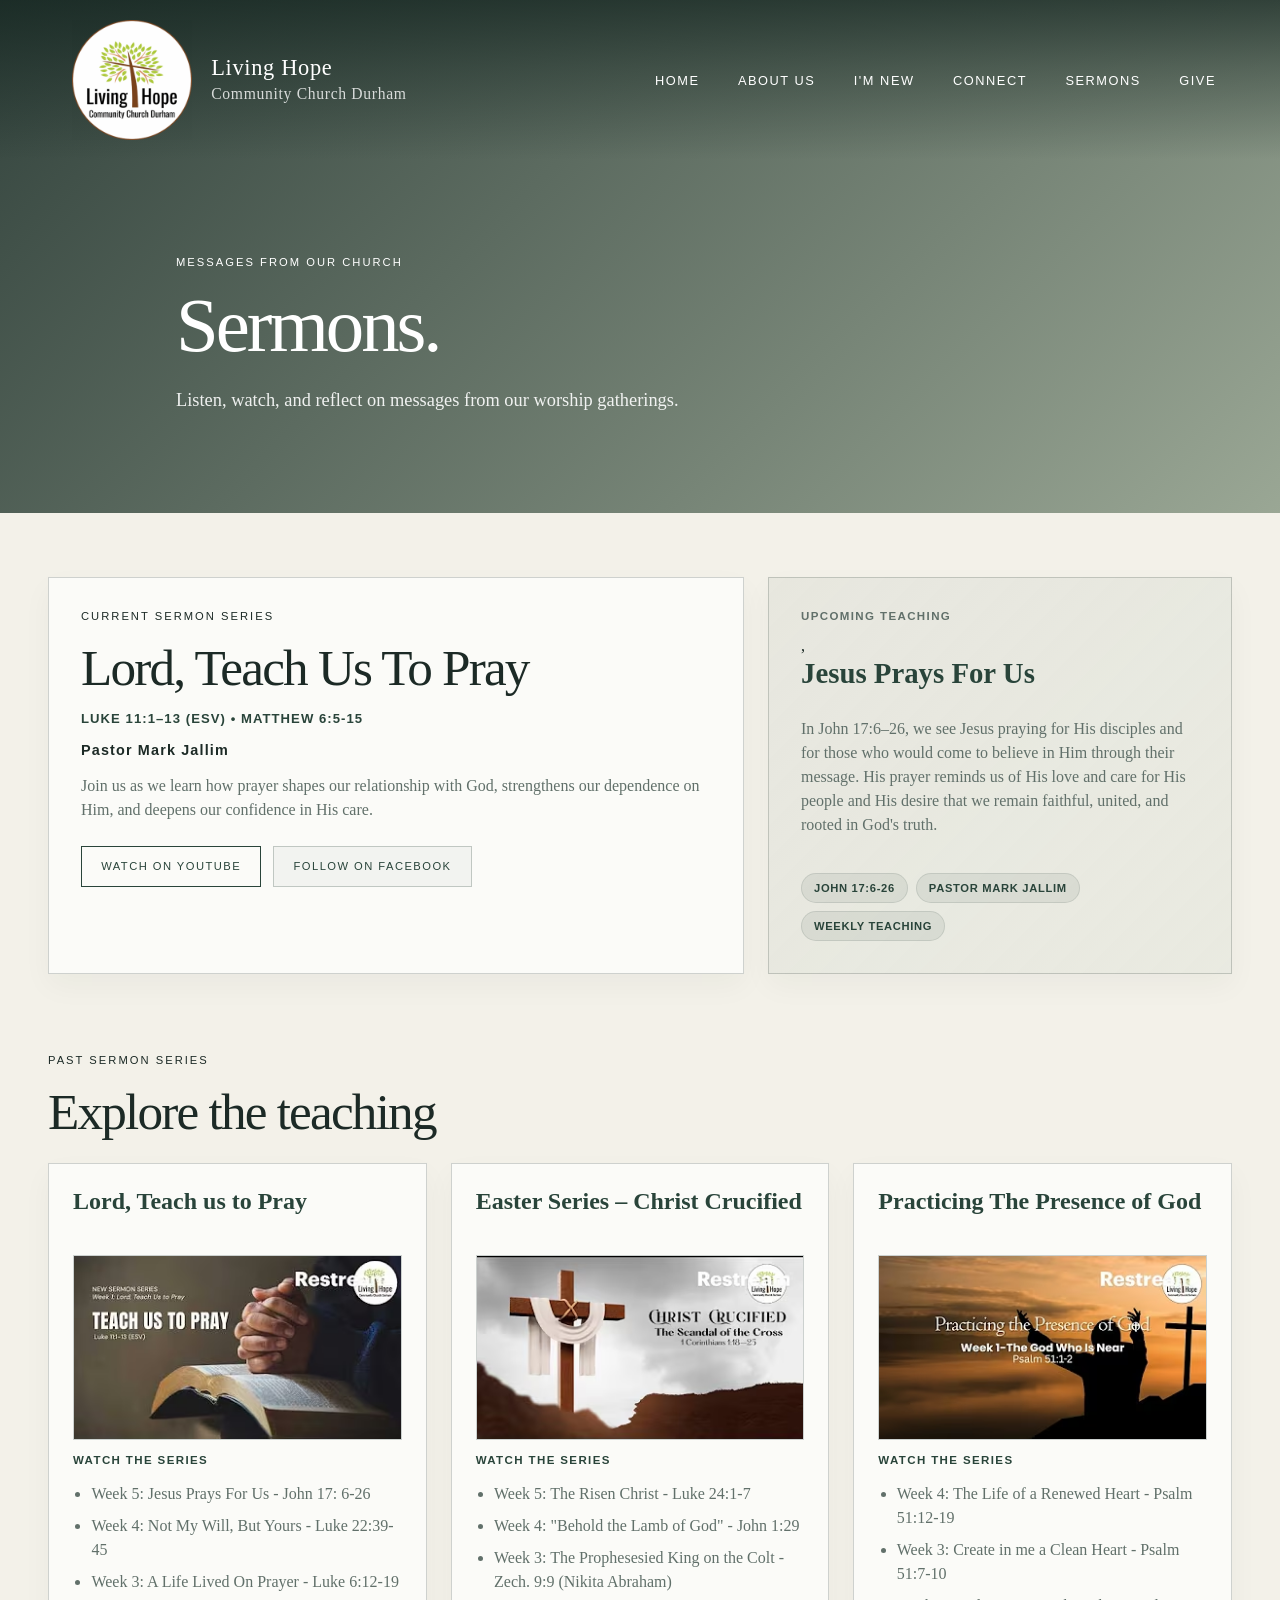
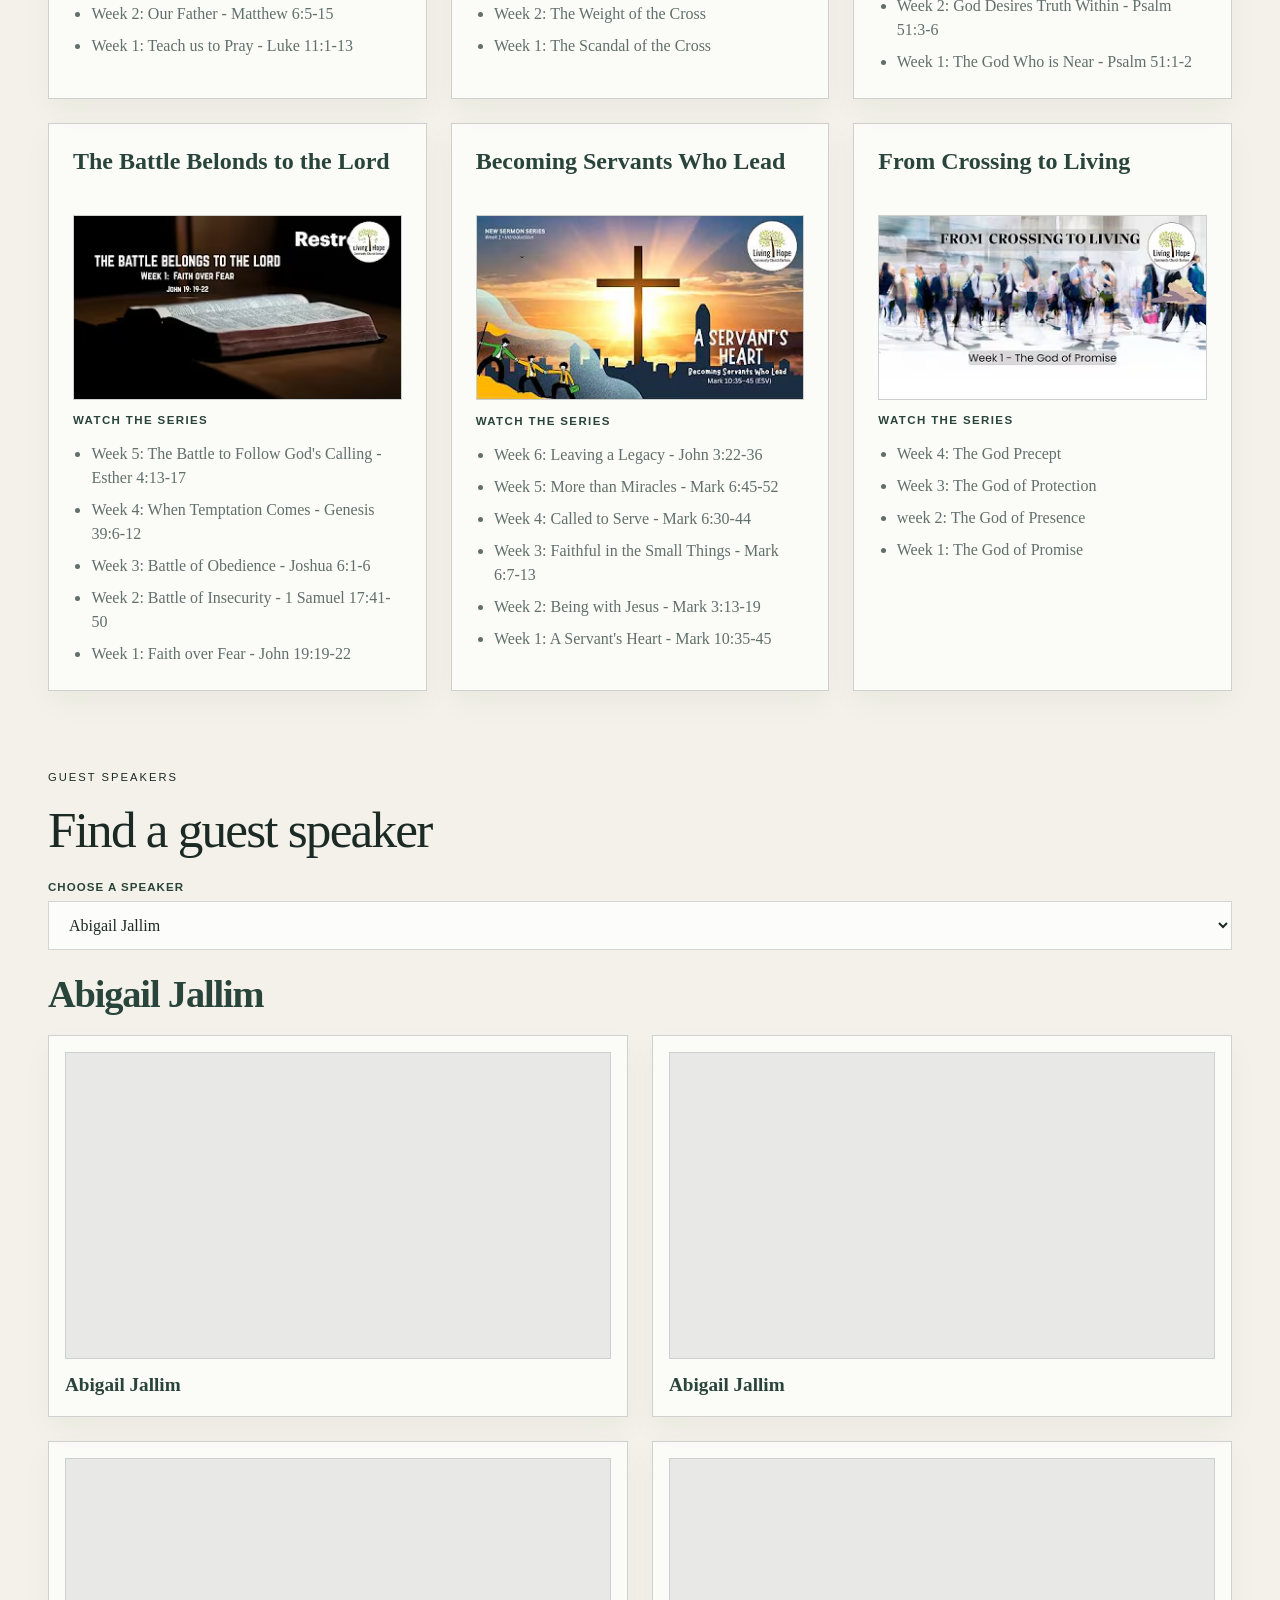
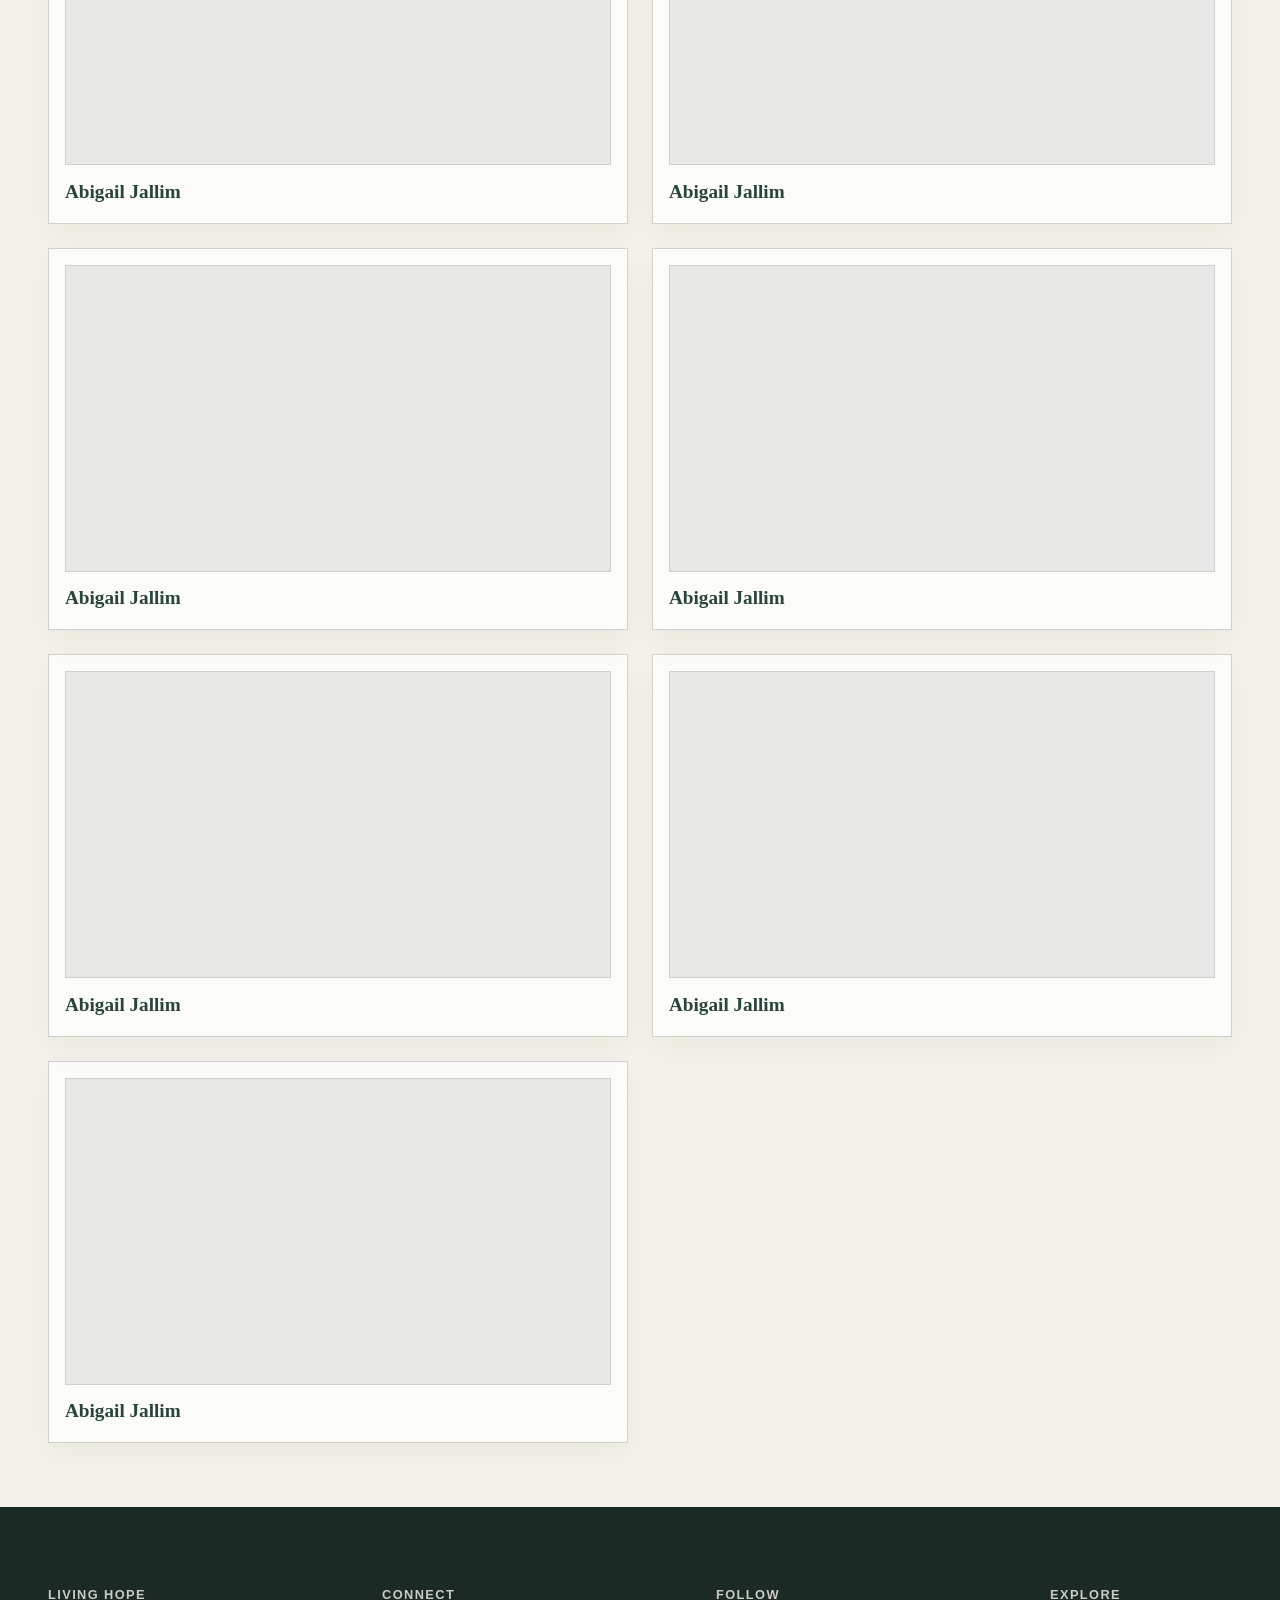
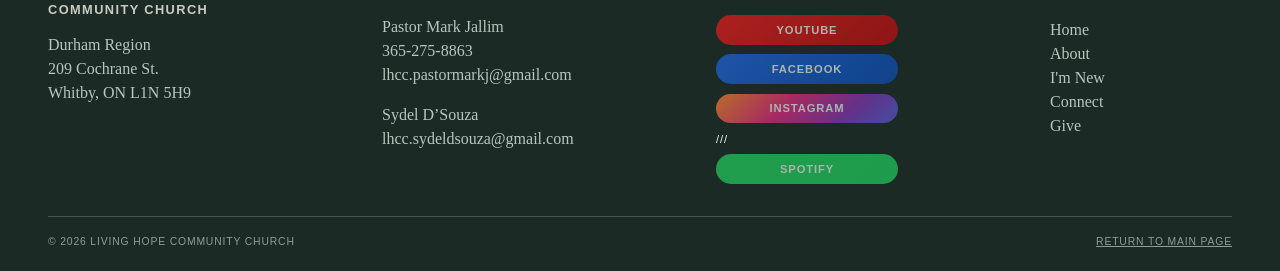
<file: Sermons.html>
<!DOCTYPE html>
<html lang="en">
<head>
	<meta charset="UTF-8">
	<meta name="viewport" content="width=device-width, initial-scale=1.0">
	<meta name="description" content="Sermons from Living Hope Community Church Durham.">
	<meta name="theme-color" content="#1f2f26">
	<meta property="og:image" content="images/LHCC.png">
	<title>Sermons | Living Hope Community Church</title>
	<link rel="icon" type="image/png" href="images/LHCC.png">
	<link rel="shortcut icon" href="images/LHCC.png" type="image/png">
	<link rel="apple-touch-icon" href="images/LHCC.png">
	<link rel="stylesheet" href="style.css">
</head>
<body class="site-inner sermon-page-body">
	<header class="site-header">
		<a class="brand" href="index.html" aria-label="Living Hope Community Church home">
			<img src="images/LHCC.png" alt="" class="brand-logo" aria-hidden="true">
			<span>Living Hope<br><small>Community Church Durham</small></span>
		</a>
		<button class="menu-toggle" type="button" aria-expanded="true" aria-controls="site-nav">Menu</button>
		<nav id="site-nav" class="site-nav" aria-label="Main navigation">
			<a href="index.html">Home</a>
			<a href="About-Us.html">About Us</a>
			<a href="Visiting.html">I'm New</a>
			<a href="Connect.html">Connect</a>
			<a href="Sermons.html">Sermons</a>
			<a href="Give.html">Give</a>
		</nav>
	</header>

	<main class="sermon-page-main">
		<section class="sermon-page-hero">
			<div class="section-shell sermon-page-hero-inner">
				<p class="eyebrow">Messages from our church</p>
				<h1>Sermons.</h1>
				<p>Listen, watch, and reflect on messages from our worship gatherings.</p>
			</div>
		</section>

		<section class="section-shell sermon-feature">
			<div class="sermon-feature-inner">
				<div class="sermon-feature-copy">
					<p class="eyebrow">Current Sermon Series</p>

					<!-- CHANGE BELOW INFORMATION WITH THE LATEST SERIES -->

					<h2>Lord, Teach Us To Pray</h2>
					<p class="sermon-meta">Luke 11:1–13 (ESV) • Matthew 6:5-15 </p>
					<p class="sermon-current-pastor">Pastor Mark Jallim</p>
					<p>Join us as we learn how prayer shapes our relationship with God, strengthens our dependence on Him, and deepens our confidence in His care.</p>
					<div class="sermon-links">

						<!-- CHANGE BELOW LINK TO THE PLAYLIST OF THE CURRENT SERIES (YOUTUBE ONLY) -->

						<a class="button button-dark" href="https://www.youtube.com/@LHCC./streams" target="_blank" rel="noopener noreferrer">Watch on YouTube</a>
						<a class="button button-light-passive" href="https://www.facebook.com/profile.php?id=61579636575287" target="_blank" rel="noopener noreferrer">Follow on Facebook</a>
					</div>
				</div>
				<div class="sermon-feature-panel">
					<p class="sermon-panel-label">Upcoming Teaching</p>

					<!-- CHANGE BELOW INFORMATION FOR THE LATEST SERMON INFORMATION -->

, 					<h3>Jesus Prays For Us</h3>
					<p>In John 17:6–26, we see Jesus praying for His disciples and for those who would come to believe in Him through their message. His prayer reminds us of His love and care for His people and His desire that we remain faithful, united, and rooted in God's truth.</p>
					<div class="sermon-panel-list">
						<span>John 17:6-26</span>
						<span>Pastor Mark Jallim</span>
						<span>Weekly teaching</span>
					</div>
				</div>
			</div>
		</section>

		<section class="section-shell sermon-series-wrap">
			<div class="sermon-section-head">
				<p class="eyebrow">Past sermon series</p>
				<h2>Explore the teaching</h2>
			</div>

			<div class="sermon-series-grid">
				<article class="sermon-series-card">
					<h3>Lord, Teach us to Pray</h3>
					<div class="sermon-video">
						<img src="images/lord-teach-us-to-pray.png" alt="Lord, Teach us to Pray sermon cover" loading="lazy">
					</div>
					<a class="sermon-watch-link" href="https://www.youtube.com/playlist?list=PLC0Fhwq5rMs4" target="_blank" rel="noopener noreferrer">Watch the series</a>
					<ul>

						<!-- ADD WEEKLY SERMON AFTER SERVICE BELOW-->

						<li>Week 5: Jesus Prays For Us - John 17: 6-26</li>
						<li>Week 4: Not My Will, But Yours - Luke 22:39-45</li>
						<li>Week 3: A Life Lived On Prayer - Luke 6:12-19</li>
						<li>Week 2: Our Father - Matthew 6:5-15</li>
						<li>Week 1: Teach us to Pray - Luke 11:1-13</li>
					</ul>
				</article>

				<article class="sermon-series-card">
					<h3>Easter Series – Christ Crucified</h3>
					<div class="sermon-video">
						<img src="images/easter-series.png" alt="Easter Series sermon cover" loading="lazy">
					</div>
					<a class="sermon-watch-link" href="https://www.youtube.com/playlist?list=PLXWKZaoXd5Go" target="_blank" rel="noopener noreferrer">Watch the series</a>
					<ul>
						<li>Week 5: The Risen Christ - Luke 24:1-7</li>
						<li>Week 4: "Behold the Lamb of God" - John 1:29</li>
						<li>Week 3: The Prophesesied King on the Colt - Zech. 9:9 (Nikita Abraham)</li>
						<li>Week 2: The Weight of the Cross</li>
						<li>Week 1: The Scandal of the Cross</li>
					</ul>
				</article>

				<article class="sermon-series-card">
					<h3>Practicing The Presence of God</h3>
					<div class="sermon-video">
						<img src="images/practicing-the-presence-of-god.png" alt="Practicing The Presence of God sermon cover" loading="lazy">
					</div>
					<a class="sermon-watch-link" href="https://www.youtube.com/playlist?list=PLB2N0H-9xaMM" target="_blank" rel="noopener noreferrer">Watch the series</a>
					<ul>
						<li>Week 4: The Life of a Renewed Heart - Psalm 51:12-19</li>
						<li>Week 3: Create in me a Clean Heart - Psalm 51:7-10</li>
						<li>Week 2: God Desires Truth Within - Psalm 51:3-6</li>
						<li>Week 1: The God Who is Near - Psalm 51:1-2</li>
					</ul>
				</article>

				<article class="sermon-series-card">
					<h3>The Battle Belonds to the Lord</h3>
					<div class="sermon-video">
						<img src="images/the-battle-belongs-to-the-lord.png" alt="The Battle Belongs to the Lord sermon cover" loading="lazy">
					</div>
					<a class="sermon-watch-link" href="https://www.youtube.com/playlist?list=PLe5z0y5Nj3iM" target="_blank" rel="noopener noreferrer">Watch the series</a>
					<ul>
						<li>Week 5: The Battle to Follow God's Calling - Esther 4:13-17</li>
						<li>Week 4: When Temptation Comes - Genesis 39:6-12</li>
						<li>Week 3: Battle of Obedience - Joshua 6:1-6</li>
						<li>Week 2: Battle of Insecurity - 1 Samuel 17:41-50</li>
						<li>Week 1: Faith over Fear - John 19:19-22</li>
					</ul>
				</article>

				<article class="sermon-series-card">
					<h3>Becoming Servants Who Lead</h3>
					<div class="sermon-video">
						<img src="images/Becoming-Servants-of-God.png" alt="Becoming Servants Who Lead sermon cover" loading="lazy">
					</div>
					<a class="sermon-watch-link" href="https://www.youtube.com/playlist?list=PLGIqdZ8VUMqk" target="_blank" rel="noopener noreferrer">Watch the series</a>
					<ul>
						<li>Week 6: Leaving a Legacy - John 3:22-36</li>
						<li>Week 5: More than Miracles - Mark 6:45-52</li>
						<li>Week 4: Called to Serve - Mark 6:30-44</li>
						<li>Week 3: Faithful in the Small Things - Mark 6:7-13</li>
						<li>Week 2: Being with Jesus - Mark 3:13-19</li>
						<li>Week 1: A Servant's Heart - Mark 10:35-45</li>
					</ul>
				</article>

				<article class="sermon-series-card">
					<h3>From Crossing to Living</h3>
					<div class="sermon-video">
						<img src="images/from-crossing-to-living.png" alt="From Crossing to Living sermon cover" loading="lazy">
					</div>
					<a class="sermon-watch-link" href="https://www.youtube.com/playlist?list=PLfeNolxEcBug" target="_blank" rel="noopener noreferrer">Watch the series</a>
					<ul>
						<li>Week 4: The God Precept</li>
						<li>Week 3: The God of Protection</li>
						<li>week 2: The God of Presence</li>
						<li>Week 1: The God of Promise</li>
					</ul>
				</article>
			</div>
		</section>

		<!-- IF YOU WOULD LIKE TO ADD A GUEST SPEAKER LOOK BELOW -->
		<!-- ABIGAIL & NIKITA: For Abigail or Nikita you must take the link to the youtube video go into the respectable .txt file under "Speakers" and paste the link at the top-->
		<!-- OTHER: For other guest speakers you must copy the link to the youtube video go into the "Speakers" folder and select the "Other.txt" paste the link at the top put a hyphen then the speakers name -->
		<!-- EX: youtube link - Speaker's name -->

		<section class="section-shell guest-speaker-section" aria-labelledby="guest-speaker-heading">
			<div class="sermon-section-head">
				<p class="eyebrow">Guest speakers</p>
				<h2 id="guest-speaker-heading">Find a guest speaker</h2>
			</div>

			<div class="guest-speaker-controls">
				<label class="guest-field guest-select-field" for="guest-speaker-select">
					<span>Choose a speaker</span>
					<select id="guest-speaker-select" aria-label="Choose a guest speaker">
						<option value="">Select a speaker</option>
					</select>
				</label>
			</div>

			<div id="guest-speaker-results" class="guest-speaker-results" aria-live="polite"></div>
		</section>
	</main>

	<footer class="site-footer">
		<div class="section-shell footer-grid">
			<div>
				<p class="footer-title">Living Hope<br>Community Church</p>
				<p>Durham Region<br>209 Cochrane St.<br>Whitby, ON L1N 5H9</p>
			</div>
			<div>
				<p class="footer-title">Connect</p>
				<div class="connect-list">
					<p>Pastor Mark Jallim<br><a href="tel:+13652758863">365-275-8863</a><br>lhcc.pastormarkj@gmail.com</p>
					<p>Sydel D’Souza<br><a href="mailto:lhcc.sydeldsouza@gmail.com">lhcc.sydeldsouza@gmail.com</a></p>
				</div>
			</div>
			<div>
				<p class="footer-title">Follow</p>
				<div class="social-links">
					<a class="social-btn social-youtube" href="https://www.youtube.com/@LHCC./featured" target="_blank" rel="noopener noreferrer">YouTube</a>
					<a class="social-btn social-facebook" href="https://www.facebook.com/LHCCdurham" target="_blank" rel="noopener noreferrer">Facebook</a>
					<a class="social-btn social-instagram" href="https://www.instagram.com/lhccdurham/" target="_blank" rel="noopener noreferrer">Instagram</a>
					///<a class="social-btn social-spotify" href="https://open.spotify.com/show/3tZeYsOISbTUh9yMexDvFs" target="_blank" rel="noopener noreferrer">Spotify</a>


				</div>
			</div>
			<div>
				<p class="footer-title">Explore</p>
				<p><a href="index.html">Home</a><br><a href="About-Us.html">About</a><br><a href="Visiting.html">I'm New</a><br><a href="Connect.html">Connect</a><br><a href="Give.html">Give</a></p>
			</div>
		</div>
		<div class="section-shell footer-bottom">
			<span>© 2026 Living Hope Community Church</span>
			<a href="index.html">Return to main page</a>
		</div>
	</footer>

	<script src="code.js"></script>
</body>
</html>
</file>
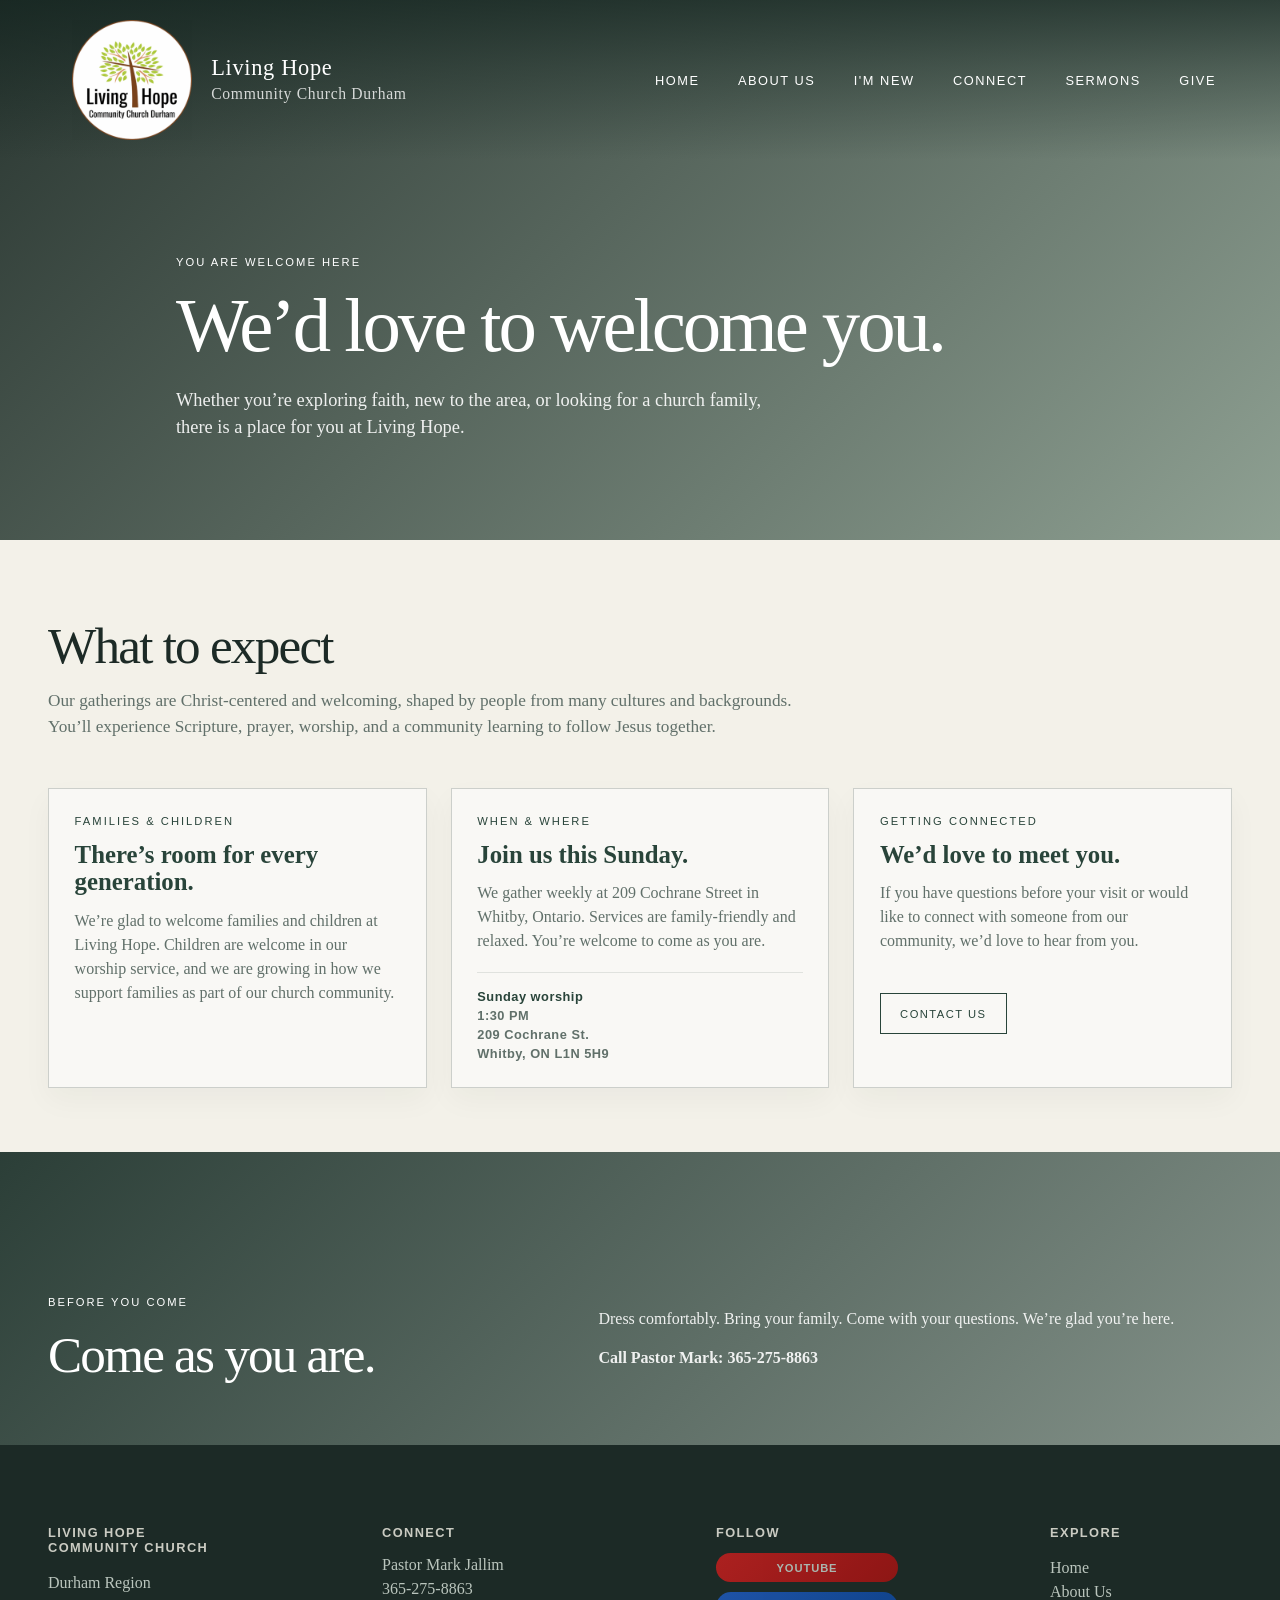
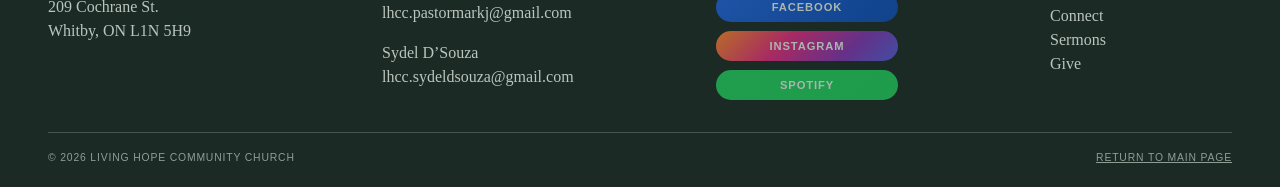
<file: Visiting.html>
<!DOCTYPE html>
<html lang="en">
<head>
	<meta charset="UTF-8">
	<meta name="viewport" content="width=device-width, initial-scale=1.0">
	<meta name="description" content="Plan a visit to Living Hope Community Church Durham.">
	<meta name="theme-color" content="#1f2f26">
	<meta property="og:image" content="images/LHCC.png">
	<title>Plan Your Visit | Living Hope Community Church</title>
	<link rel="icon" type="image/png" href="images/LHCC.png">
	<link rel="shortcut icon" href="images/LHCC.png" type="image/png">
	<link rel="apple-touch-icon" href="images/LHCC.png">
	<link rel="stylesheet" href="style.css">
</head>
<body class="site-inner visit-page-body">
	<header class="site-header">
		<a class="brand" href="index.html" aria-label="Living Hope Community Church home">
			<img src="images/LHCC.png" alt="" class="brand-logo" aria-hidden="true">
			<span>Living Hope<br><small>Community Church Durham</small></span>
		</a>
		<button class="menu-toggle" type="button" aria-expanded="true" aria-controls="site-nav">Menu</button>
		<nav id="site-nav" class="site-nav" aria-label="Main navigation">
			<a href="index.html">Home</a>
			<a href="About-Us.html">About Us</a>
			<a href="Visiting.html">I'm New</a>
			<a href="Connect.html">Connect</a>
			<a href="Sermons.html">Sermons</a>
			<a href="Give.html">Give</a>
		</nav>
	</header>

	<main class="visit-page-main">
		<section class="visit-page-hero">
			<div class="section-shell visit-page-hero-inner">
				<p class="eyebrow">You are welcome here</p>
				<h1>We’d love to welcome you.</h1>
				<p>Whether you’re exploring faith, new to the area, or looking for a church family, there is a place for you at Living Hope.</p>
			</div>
		</section>

		<section class="section-shell visit-page-intro">
			<div class="visit-page-intro-copy">
				<h2>What to expect</h2>
				<p>Our gatherings are Christ-centered and welcoming, shaped by people from many cultures and backgrounds. You’ll experience Scripture, prayer, worship, and a community learning to follow Jesus together.</p>
			</div>
		</section>

		<section class="section-shell visit-page-cards">
			<article class="visit-info-card">
				<p class="eyebrow">Families &amp; children</p>
				<h3>There’s room for every generation.</h3>
				<p>We’re glad to welcome families and children at Living Hope. Children are welcome in our worship service, and we are growing in how we support families as part of our church community.</p>
			</article>
			<article class="visit-info-card">
				<p class="eyebrow">When &amp; where</p>
				<h3>Join us this Sunday.</h3>
				<p>We gather weekly at 209 Cochrane Street in Whitby, Ontario. Services are family-friendly and relaxed. You’re welcome to come as you are.</p>
				<div class="visit-address">
					<strong>Sunday worship</strong>
					<span>1:30 PM</span>
					<span>209 Cochrane St.</span>
					<span>Whitby, ON L1N 5H9</span>
				</div>
			</article>
			<article class="visit-info-card">
				<p class="eyebrow">Getting connected</p>
				<h3>We’d love to meet you.</h3>
				<p>If you have questions before your visit or would like to connect with someone from our community, we’d love to hear from you.</p>
				<div class="visit-links">
					<a class="button button-dark" href="Connect.html">Contact us</a>
				</div>
			</article>
		</section>

		<section class="visit-page-callout">
			<div class="section-shell visit-page-callout-inner">
				<div>
					<p class="eyebrow">Before you come</p>
					<h2>Come as you are.</h2>
				</div>
				<div class="visit-callout-details">
					<p>Dress comfortably. Bring your family. Come with your questions. We’re glad you’re here.</p>
					<a href="tel:+13652758863">Call Pastor Mark: 365-275-8863</a>
				</div>
			</div>
		</section>
	</main>

	<footer class="site-footer">
		<div class="section-shell footer-grid">
			<div>
				<p class="footer-title">Living Hope<br>Community Church</p>
				<p>Durham Region<br>209 Cochrane St.<br>Whitby, ON L1N 5H9</p>
			</div>
			<div>
				<p class="footer-title">Connect</p>
				<div class="connect-list">
					<p>Pastor Mark Jallim<br><a href="tel:+13652758863">365-275-8863</a><br>lhcc.pastormarkj@gmail.com</p>
					<p>Sydel D’Souza<br><a href="mailto:lhcc.sydeldsouza@gmail.com">lhcc.sydeldsouza@gmail.com</a></p>
				</div>
			</div>
			<div>
				<p class="footer-title">Follow</p>
				<div class="social-links">
					<a class="social-btn social-youtube" href="https://www.youtube.com/@LHCC./featured" target="_blank" rel="noopener noreferrer">YouTube</a>
					<a class="social-btn social-facebook" href="https://www.facebook.com/LHCCdurham" target="_blank" rel="noopener noreferrer">Facebook</a>
					<a class="social-btn social-instagram" href="https://www.instagram.com/lhccdurham/" target="_blank" rel="noopener noreferrer">Instagram</a>
					<a class="social-btn social-spotify" href="https://open.spotify.com/show/3tZeYsOISbTUh9yMexDvFs" target="_blank" rel="noopener noreferrer">Spotify</a>


				</div>
			</div>
			<div>
				<p class="footer-title">Explore</p>
				<p><a href="index.html">Home</a><br>
				<a href="About-Us.html">About Us</a><br>
				<a href="Connect.html">Connect</a><br>
				<a href="Sermons.html">Sermons</a><br>
				<a href="Give.html">Give</a><br></p>
			</div>
		</div>
		<div class="section-shell footer-bottom">
			<span>© 2026 Living Hope Community Church</span>
			<a href="index.html">Return to main page</a>
		</div>
	</footer>

	<script src="code.js"></script>
</body>
</html>
</file>
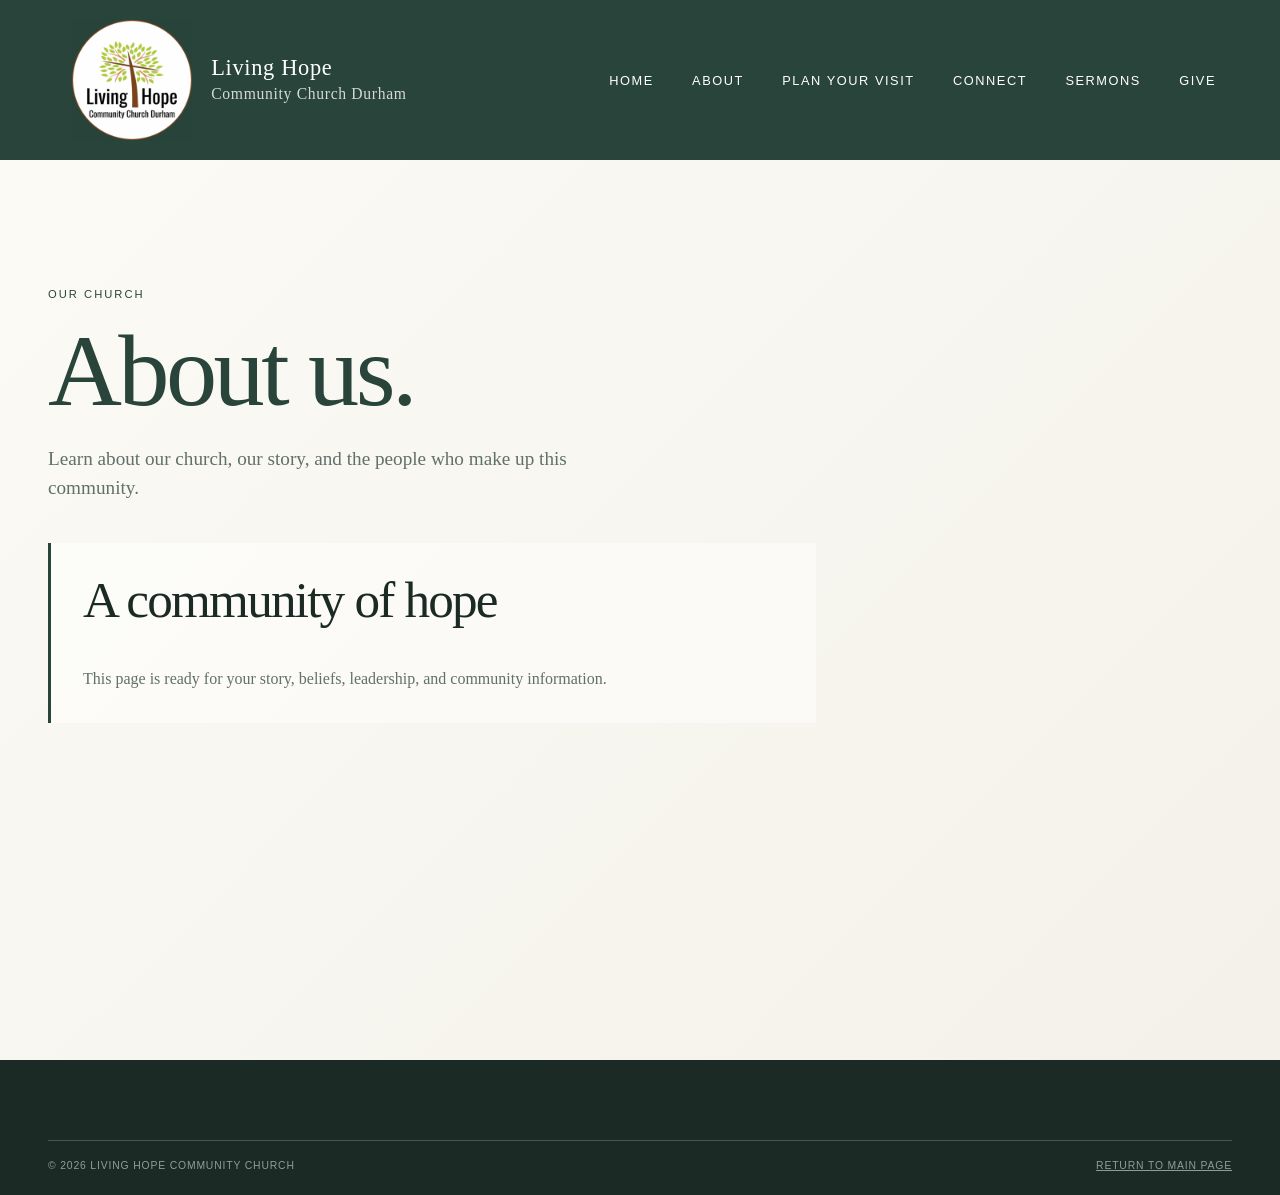
<file: LHCC/About Us.html>
<!DOCTYPE html>
<html lang="en">
<head>
	<meta charset="UTF-8">
	<meta name="viewport" content="width=device-width, initial-scale=1.0">
	<meta name="description" content="About Living Hope Community Church Durham.">
	<title>About Us | Living Hope Community Church</title>
	<link rel="stylesheet" href="style.css">
</head>
<body>
	<header class="site-header"><a class="brand" href="main.html" aria-label="Living Hope Community Church home"><img src="images/LHCC.png" alt="" class="brand-logo" aria-hidden="true"><span>Living Hope<br><small>Community Church Durham</small></span></a><button class="menu-toggle" type="button" aria-expanded="true" aria-controls="site-nav">Menu</button><nav id="site-nav" class="site-nav" aria-label="Main navigation"><a href="main.html">Home</a><a href="About Us.html">About</a><a href="Visiting.html">Plan Your Visit</a><a href="Connect.html">Connect</a><a href="Sermons.html">Sermons</a><a href="Give.html">Give</a></nav></header>
	<main class="inner-page"><div class="section-shell"><p class="eyebrow">Our church</p><h1>About us.</h1><p class="inner-page-copy">Learn about our church, our story, and the people who make up this community.</p><div class="inner-page-panel"><h2>A community of hope</h2><p>This page is ready for your story, beliefs, leadership, and community information.</p></div></div></main>
	<footer class="site-footer"><div class="section-shell footer-bottom"><span>© 2026 Living Hope Community Church</span><a href="main.html">Return to main page</a></div></footer><script src="code.js"></script>
</body>
</html>
</file>
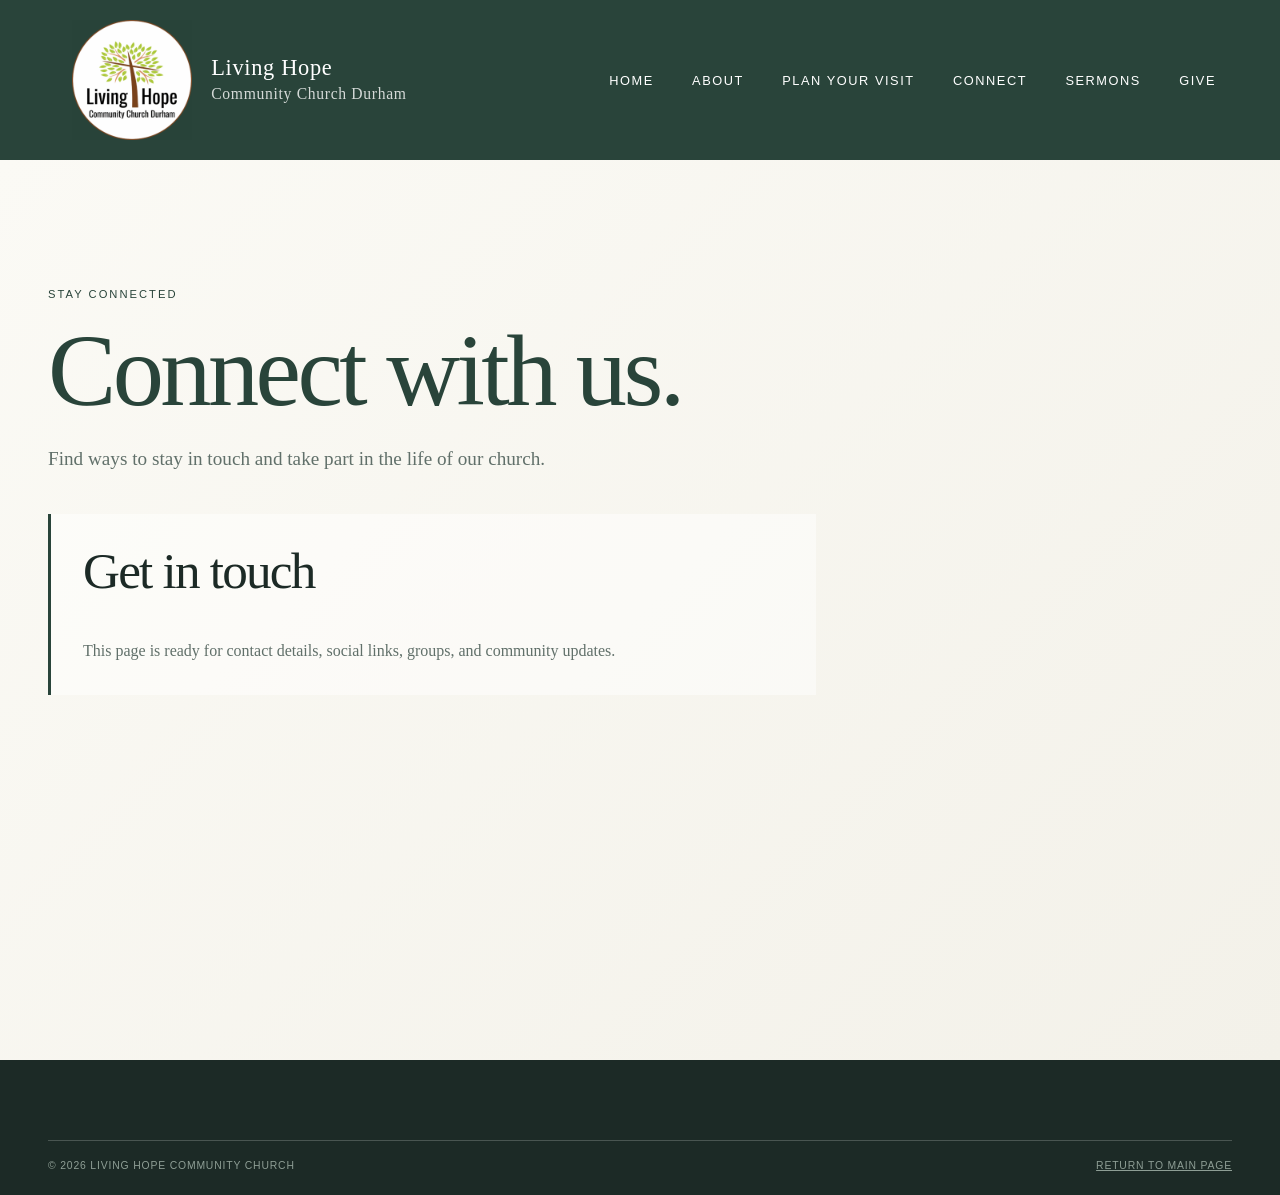
<file: LHCC/Connect.html>
<!DOCTYPE html>
<html lang="en">
<head>
	<meta charset="UTF-8">
	<meta name="viewport" content="width=device-width, initial-scale=1.0">
	<meta name="description" content="Connect with Living Hope Community Church Durham.">
	<title>Connect | Living Hope Community Church</title>
	<link rel="stylesheet" href="style.css">
</head>
<body>
	<header class="site-header"><a class="brand" href="main.html" aria-label="Living Hope Community Church home"><img src="images/LHCC.png" alt="" class="brand-logo" aria-hidden="true"><span>Living Hope<br><small>Community Church Durham</small></span></a><button class="menu-toggle" type="button" aria-expanded="true" aria-controls="site-nav">Menu</button><nav id="site-nav" class="site-nav" aria-label="Main navigation"><a href="main.html">Home</a><a href="About Us.html">About</a><a href="Visiting.html">Plan Your Visit</a><a href="Connect.html">Connect</a><a href="Sermons.html">Sermons</a><a href="Give.html">Give</a></nav></header>
	<main class="inner-page"><div class="section-shell"><p class="eyebrow">Stay connected</p><h1>Connect with us.</h1><p class="inner-page-copy">Find ways to stay in touch and take part in the life of our church.</p><div class="inner-page-panel"><h2>Get in touch</h2><p>This page is ready for contact details, social links, groups, and community updates.</p></div></div></main>
	<footer class="site-footer"><div class="section-shell footer-bottom"><span>© 2026 Living Hope Community Church</span><a href="main.html">Return to main page</a></div></footer><script src="code.js"></script>
</body>
</html>
</file>
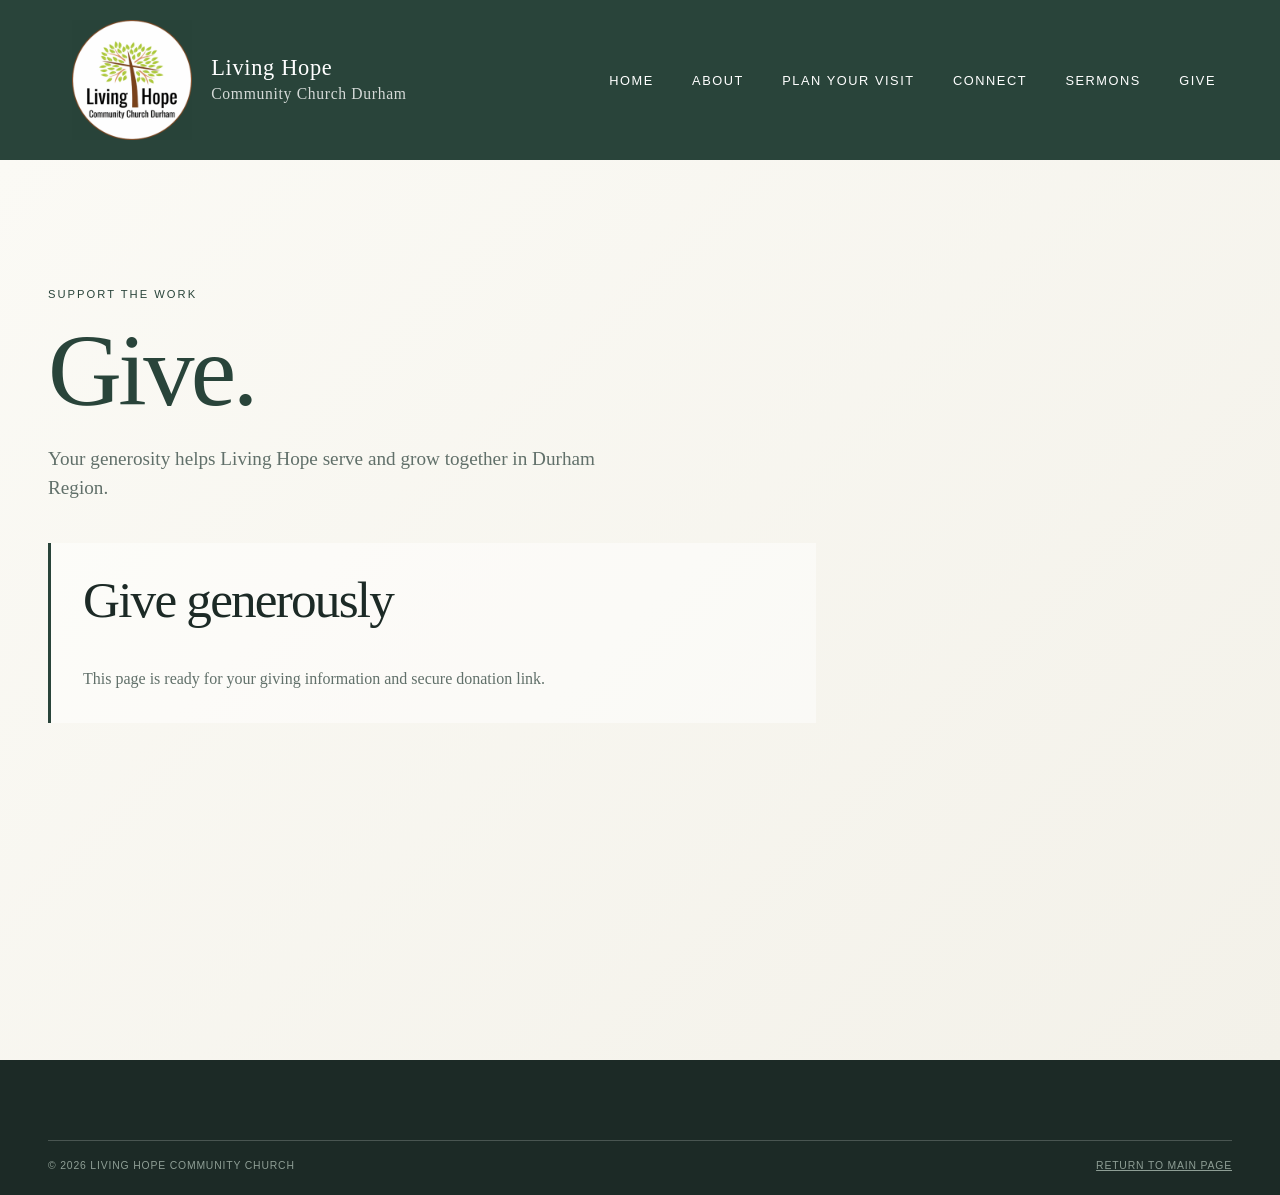
<file: LHCC/Give.html>
<!DOCTYPE html>
<html lang="en">
<head>
	<meta charset="UTF-8">
	<meta name="viewport" content="width=device-width, initial-scale=1.0">
	<meta name="description" content="Give to Living Hope Community Church Durham.">
	<title>Give | Living Hope Community Church</title>
	<link rel="stylesheet" href="style.css">
</head>
<body>
	<header class="site-header"><a class="brand" href="main.html" aria-label="Living Hope Community Church home"><img src="images/LHCC.png" alt="" class="brand-logo" aria-hidden="true"><span>Living Hope<br><small>Community Church Durham</small></span></a><button class="menu-toggle" type="button" aria-expanded="true" aria-controls="site-nav">Menu</button><nav id="site-nav" class="site-nav" aria-label="Main navigation"><a href="main.html">Home</a><a href="About Us.html">About</a><a href="Visiting.html">Plan Your Visit</a><a href="Connect.html">Connect</a><a href="Sermons.html">Sermons</a><a href="Give.html">Give</a></nav></header>
	<main class="inner-page"><div class="section-shell"><p class="eyebrow">Support the work</p><h1>Give.</h1><p class="inner-page-copy">Your generosity helps Living Hope serve and grow together in Durham Region.</p><div class="inner-page-panel"><h2>Give generously</h2><p>This page is ready for your giving information and secure donation link.</p></div></div></main>
	<footer class="site-footer"><div class="section-shell footer-bottom"><span>© 2026 Living Hope Community Church</span><a href="main.html">Return to main page</a></div></footer><script src="code.js"></script>
</body>
</html>
</file>
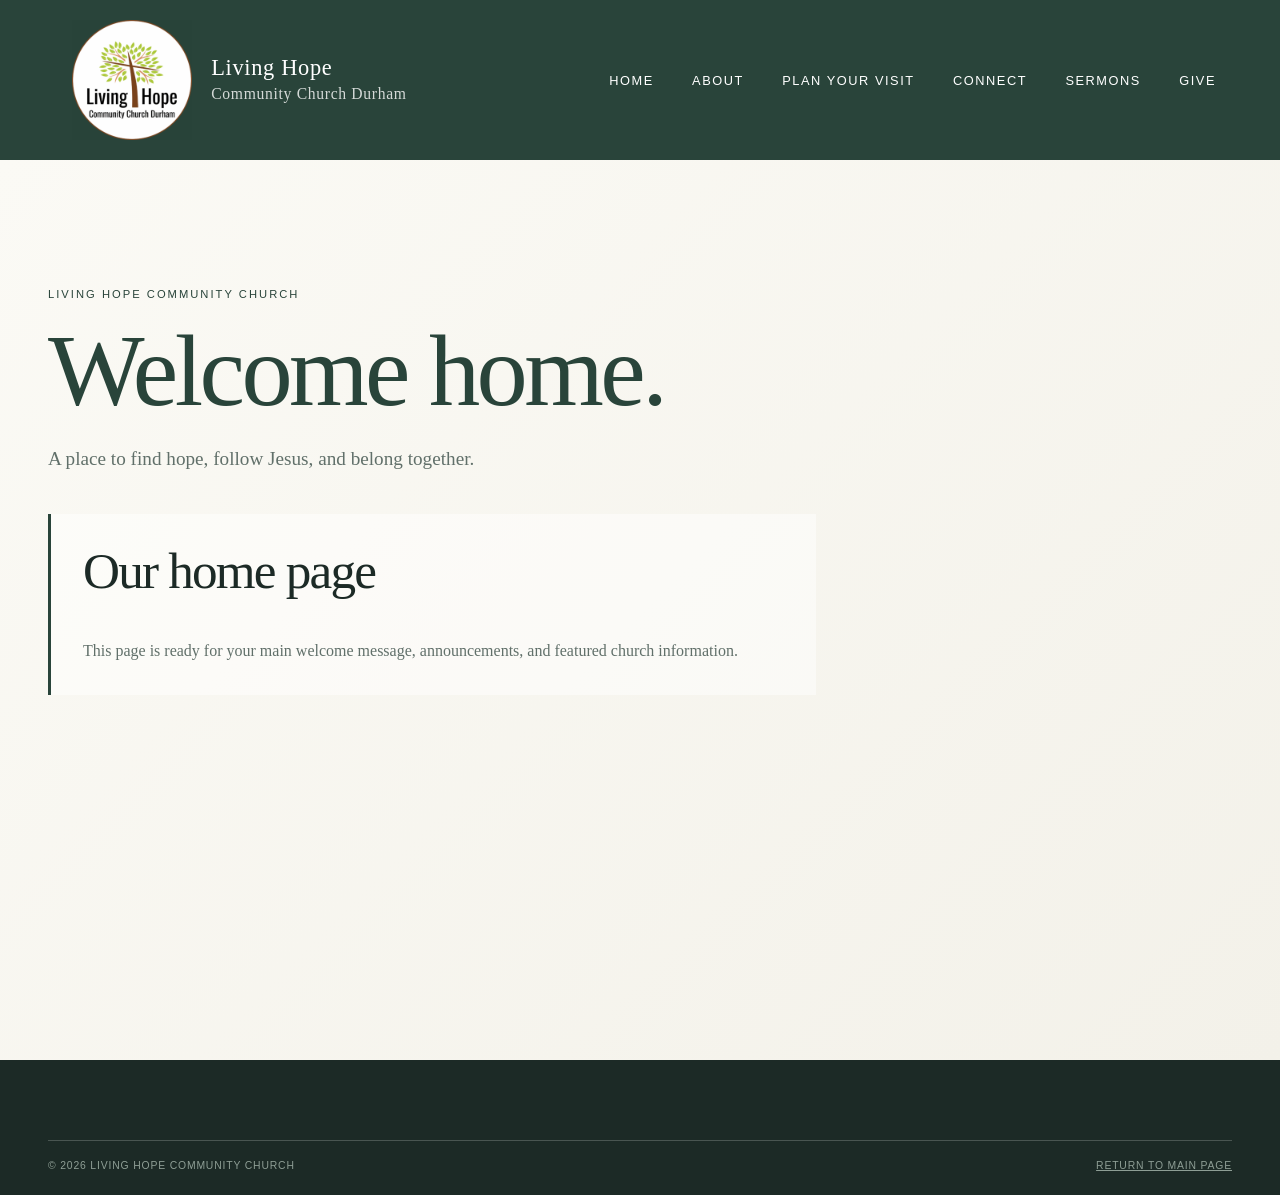
<file: LHCC/Home.html>
<!DOCTYPE html>
<html lang="en">
<head>
	<meta charset="UTF-8">
	<meta name="viewport" content="width=device-width, initial-scale=1.0">
	<meta name="description" content="Home page for Living Hope Community Church Durham.">
	<title>Home | Living Hope Community Church</title>
	<link rel="stylesheet" href="style.css">
</head>
<body>
	<header class="site-header">
		<a class="brand" href="main.html" aria-label="Living Hope Community Church home"><img src="images/LHCC.png" alt="" class="brand-logo" aria-hidden="true"><span>Living Hope<br><small>Community Church Durham</small></span></a>
		<button class="menu-toggle" type="button" aria-expanded="true" aria-controls="site-nav">Menu</button>
		<nav id="site-nav" class="site-nav" aria-label="Main navigation"><a href="main.html">Home</a><a href="About Us.html">About</a><a href="Visiting.html">Plan Your Visit</a><a href="Connect.html">Connect</a><a href="Sermons.html">Sermons</a><a href="Give.html">Give</a></nav>
	</header>
	<main class="inner-page"><div class="section-shell"><p class="eyebrow">Living Hope Community Church</p><h1>Welcome home.</h1><p class="inner-page-copy">A place to find hope, follow Jesus, and belong together.</p><div class="inner-page-panel"><h2>Our home page</h2><p>This page is ready for your main welcome message, announcements, and featured church information.</p></div></div></main>
	<footer class="site-footer"><div class="section-shell footer-bottom"><span>© 2026 Living Hope Community Church</span><a href="main.html">Return to main page</a></div></footer>
	<script src="code.js"></script>
</body>
</html>
</file>
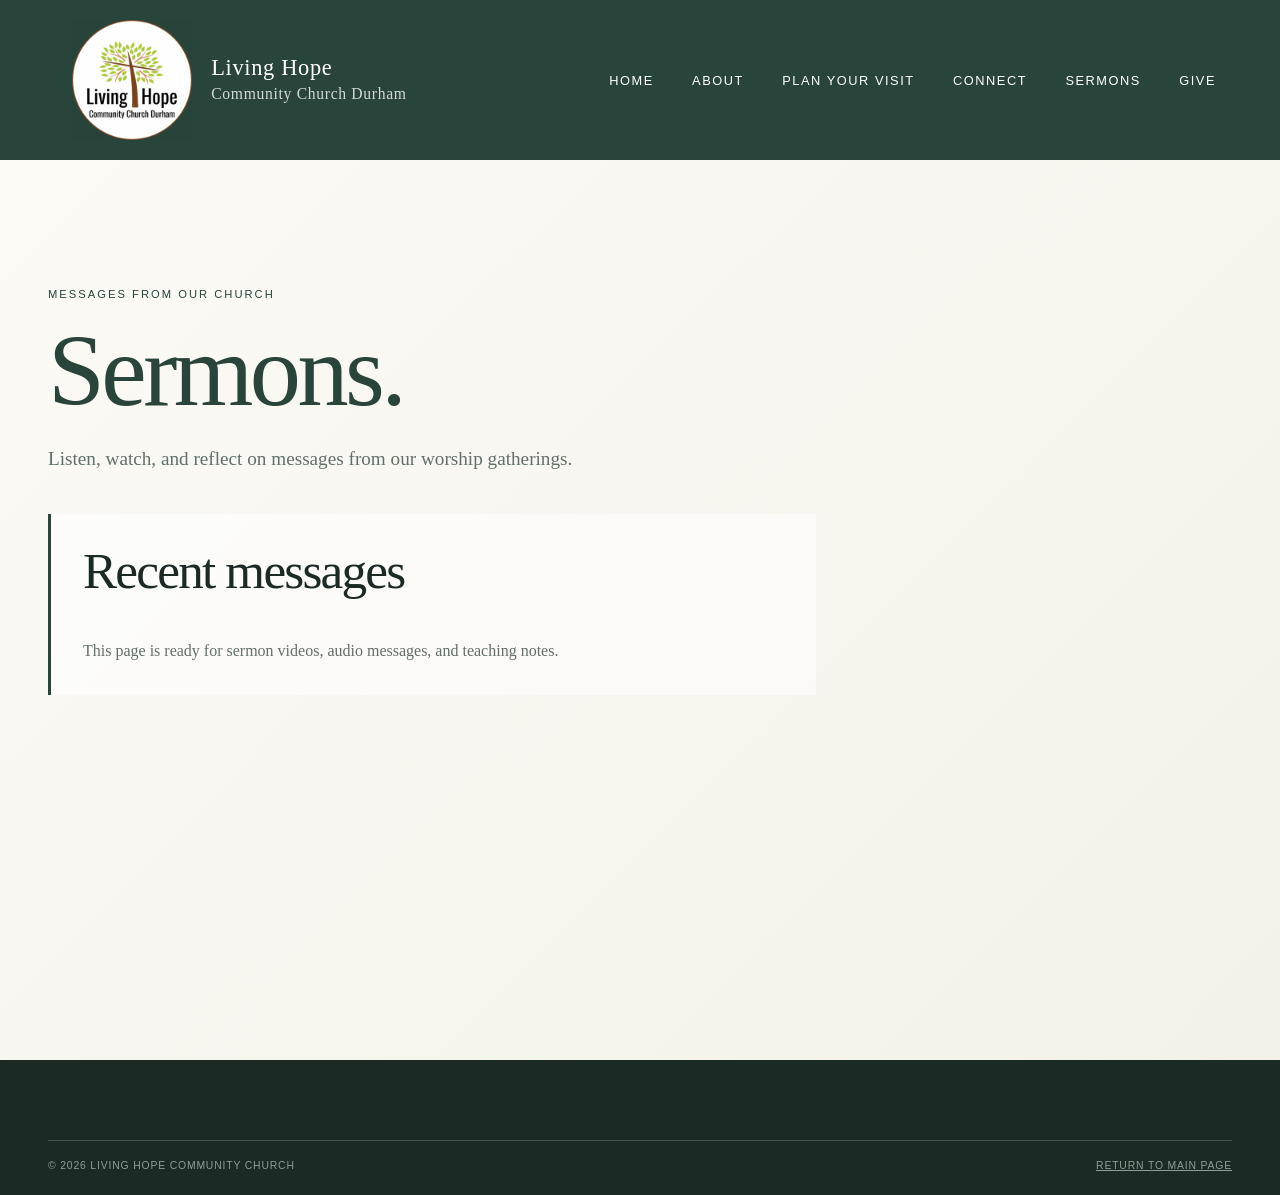
<file: LHCC/Sermons.html>
<!DOCTYPE html>
<html lang="en">
<head>
	<meta charset="UTF-8">
	<meta name="viewport" content="width=device-width, initial-scale=1.0">
	<meta name="description" content="Sermons from Living Hope Community Church Durham.">
	<title>Sermons | Living Hope Community Church</title>
	<link rel="stylesheet" href="style.css">
</head>
<body>
	<header class="site-header"><a class="brand" href="main.html" aria-label="Living Hope Community Church home"><img src="images/LHCC.png" alt="" class="brand-logo" aria-hidden="true"><span>Living Hope<br><small>Community Church Durham</small></span></a><button class="menu-toggle" type="button" aria-expanded="true" aria-controls="site-nav">Menu</button><nav id="site-nav" class="site-nav" aria-label="Main navigation"><a href="main.html">Home</a><a href="About Us.html">About</a><a href="Visiting.html">Plan Your Visit</a><a href="Connect.html">Connect</a><a href="Sermons.html">Sermons</a><a href="Give.html">Give</a></nav></header>
	<main class="inner-page"><div class="section-shell"><p class="eyebrow">Messages from our church</p><h1>Sermons.</h1><p class="inner-page-copy">Listen, watch, and reflect on messages from our worship gatherings.</p><div class="inner-page-panel"><h2>Recent messages</h2><p>This page is ready for sermon videos, audio messages, and teaching notes.</p></div></div></main>
	<footer class="site-footer"><div class="section-shell footer-bottom"><span>© 2026 Living Hope Community Church</span><a href="main.html">Return to main page</a></div></footer><script src="code.js"></script>
</body>
</html>
</file>
<file: style.css>
:root {
	--ink: #1c2a26;
	--muted: #61706a;
	--paper: #f3f1e9;
	--cream: #fbfaf5;
	--forest: #29443a;
	--sage: #b7c8b9;
	--line: rgba(28, 42, 38, 0.2);
}

* { box-sizing: border-box; }

html {
	scroll-behavior: smooth;
	overflow-x: hidden;
}

body {
	margin: 0;
	width: 100%;
	max-width: 100%;
	color: var(--ink);
	background: var(--cream);
	font-family: Georgia, "Times New Roman", serif;
	line-height: 1.5;
	overflow-x: hidden;
}

a { color: inherit; }

.site-header {
	position: absolute;
	z-index: 2;
	top: 0;
	width: 100%;
	display: flex;
	align-items: center;
	justify-content: space-between;
	padding: 1.25rem clamp(1.25rem, 5vw, 5rem);
	color: #fff;
	background: linear-gradient(180deg, rgba(18,35,30,0.7) 0%, rgba(18,35,30,0.38) 42%, rgba(18,35,30,0) 100%);
}

.brand { display: flex; align-items: center; gap: 0.7rem; text-decoration: none; font-size: 1.4rem; line-height: 1.05; letter-spacing: 0.03em; }
.brand small { font-size: 0.7em; opacity: 0.8; }
.brand-logo { display: block; width: 8.5rem; height: 7.5rem; object-fit: contain; }
.site-nav { display: flex; gap: clamp(1rem, 3vw, 2.75rem); font: 0.8rem Arial, sans-serif; text-transform: uppercase; letter-spacing: 0.12em; }
.site-nav a { text-decoration: none; }
.site-nav a:hover, .site-nav a:focus-visible { text-decoration: underline; text-underline-offset: 0.4rem; }
.menu-toggle { display: none; }

.hero { position: relative; min-height: min(820px, 100vh); color: #fff; display: flex; align-items: flex-end; padding: clamp(7rem, 15vh, 11rem) clamp(1.25rem, 9vw, 9rem) clamp(4rem, 10vh, 8rem); overflow: hidden; }
.hero-image { position: absolute; inset: 0; background: linear-gradient(120deg, #486458, #9da991 54%, #d6cdbb); }
.hero-image::before, .hero-image::after { content: ""; position: absolute; border-radius: 50%; filter: blur(1px); }
.hero-image::before { width: 42vw; height: 42vw; right: 7%; top: 12%; background: radial-gradient(circle at 40% 35%, rgba(255,248,215,.95), rgba(255,241,190,.1) 52%, transparent 68%); }
.hero-image::after { width: 35vw; height: 70%; left: 8%; bottom: -16%; background: linear-gradient(70deg, rgba(20,43,35,.75), rgba(53,79,64,.15)); transform: rotate(12deg); }
.hero-wash { position: absolute; inset: 0; background: linear-gradient(90deg, rgba(15,34,28,.72), rgba(15,34,28,.14) 75%), linear-gradient(180deg, rgba(15,34,28,.3) 0%, rgba(15,34,28,.12) 30%, rgba(15,34,28,.18) 100%); }
.hero-content { position: relative; z-index: 1; max-width: 48rem; margin-left: clamp(2rem, 6vw, 7rem); padding-top: 5rem; animation: rise-in .8s ease both; }
.eyebrow { margin: 0 0 1.3rem; font: 0.7rem Arial, sans-serif; text-transform: uppercase; letter-spacing: .18em; }
h1, h2 { font-weight: 400; line-height: .98; letter-spacing: -.035em; }
h2 { margin: 0 0 1.5rem; font-size: clamp(2.4rem, 5vw, 4.8rem); margin-block-start: 2rem; margin-block-end: 1.5rem; }
h1 { margin: 0; font-size: clamp(3.6rem, 8vw, 7.4rem); }
.hero-copy { max-width: 31rem; margin: 2rem 0; font-size: clamp(1rem, 1.5vw, 1.25rem); }
.button { display: inline-flex; gap: 1.7rem; align-items: center; padding: .85rem 1.2rem; text-decoration: none; font: .7rem Arial, sans-serif; letter-spacing: .13em; text-transform: uppercase; border: 1px solid; }
.button-light { border-color: rgba(255,255,255,.7); }
.button:hover, .button:focus-visible { background: #fff; color: var(--ink); }

.section-shell { width: min(100% - 2.5rem, 74rem); padding-top: 5rem; margin: auto; }
.inner-page { min-height: 100vh; padding: 8rem 0 6rem; background: linear-gradient(135deg, var(--cream), var(--paper)); }
.inner-page .eyebrow { color: var(--forest); }
.inner-page h1 { max-width: 52rem; margin: 0 0 1.5rem; color: var(--forest); font-size: clamp(3.5rem, 8vw, 7rem); }
.inner-page-copy { max-width: 38rem; margin: 0 0 2.5rem; color: var(--muted); font-size: 1.2rem; }
.inner-page-panel { max-width: 48rem; padding: 2rem; border-left: 3px solid var(--forest); background: rgba(255, 255, 255, .45); }
.inner-page-panel h2 { margin-top: 0; font-size: clamp(2rem, 4vw, 3.5rem); }
.inner-page-panel p:last-child { margin-bottom: 0; color: var(--muted); }

.visit-page-body { background: var(--paper); }
.visit-page-main { background: var(--paper); }
.visit-page-hero {
	padding: 11rem 0 5rem;
	background: linear-gradient(135deg, rgba(24, 38, 33, 0.92), rgba(120, 142, 127, 0.82));
	color: #fff;
}
.visit-page-hero-inner {
	max-width: 58rem;
}
.visit-page-hero h1 {
	margin: 0;
	font-size: clamp(3rem, 6vw, 6rem);
	line-height: 0.96;
	letter-spacing: -0.04em;
	color: #fff;
}
.visit-page-hero p:last-child {
	max-width: 38rem;
	margin-top: 1.5rem;
	font-size: 1.15rem;
	color: rgba(255,255,255,0.9);
}
.visit-page-intro {
	padding-top: 5rem;
}
.visit-page-intro-copy {
	max-width: 48rem;
}
.visit-page-intro h2 {
	margin: 0 0 1rem;
	font-size: clamp(2.2rem, 4vw, 4rem);
	line-height: 1.02;
	letter-spacing: -0.035em;
}
.visit-page-intro p {
	margin: 0;
	color: var(--muted);
	font-size: 1.08rem;
}
.visit-page-cards {
	display: grid;
	grid-template-columns: repeat(3, minmax(0, 1fr));
	gap: 1.5rem;
	padding-top: 3rem;
}
.visit-info-card {
	padding: 1.6rem;
	border: 1px solid var(--line);
	background: rgba(255,255,255,0.55);
	box-shadow: 0 12px 28px rgba(24,39,35,0.04);
}
.visit-info-card .eyebrow {
	color: var(--forest);
	margin-bottom: 0.9rem;
}
.visit-info-card h3 {
	margin: 0 0 0.8rem;
	font-size: 1.55rem;
	line-height: 1.1;
	color: var(--forest);
}
.visit-info-card p, .visit-info-card span {
	margin: 0;
	color: var(--muted);
}
.visit-address {
	display: flex;
	flex-direction: column;
	gap: 0.25rem;
	margin-top: 1.2rem;
	padding-top: 1rem;
	border-top: 1px solid rgba(41,68,58,0.12);
	font: 700 0.8rem Arial, sans-serif;
	letter-spacing: 0.04em;
	color: var(--forest);
}
.visit-links {
	display: flex;
	flex-wrap: wrap;
	gap: 0.75rem;
	margin-top: 1.5rem;
}
.button-light-passive {
	border-color: rgba(41,68,58,0.25);
	color: var(--forest);
	background: rgba(41,68,58,0.04);
}
.button-light-passive:hover, .button-light-passive:focus-visible {
	background: var(--forest);
	color: #fff;
}
.visit-page-callout {
	margin-top: 4rem;
	padding: 4rem 0;
	background: linear-gradient(135deg, rgba(35,55,48,0.96), rgba(90,110,101,0.72));
	color: #fff;
}
.visit-page-callout-inner {
	display: grid;
	grid-template-columns: 0.9fr 1.1fr;
	gap: 2rem;
	align-items: center;
}
.visit-page-callout h2 {
	margin: 0;
	font-size: clamp(2rem, 4vw, 4rem);
	line-height: 1.02;
	letter-spacing: -0.035em;
}
.visit-callout-details {
	display: flex;
	flex-direction: column;
	gap: 0.9rem;
}
.visit-callout-details p, .visit-callout-details a {
	margin: 0;
	color: rgba(255,255,255,0.9);
}
.visit-callout-details a {
	text-decoration: none;
	font-weight: 700;
}

@media (max-width: 900px) {
	.visit-page-cards,
	.visit-page-callout-inner {
		grid-template-columns: 1fr;
	}
}

@media (max-width: 700px) {
	.visit-page-hero {
		padding-top: 9rem;
	}
	.visit-page-cards {
		grid-template-columns: 1fr;
	}
}

.about-page-body { background: var(--paper); }
.about-page-main { background: var(--paper); }
.connect-detail-grid {
	display: grid;
	grid-template-columns: repeat(3, minmax(0, 1fr));
	gap: 1.5rem;
	margin-top: 2rem;
}
.connect-detail-grid .belief-card h3 {
	margin-bottom: 0.75rem;
}
.connect-detail-grid .belief-card a {
	color: var(--forest);
	text-decoration: none;
}
.connect-detail-grid .belief-card a:hover,
.connect-detail-grid .belief-card a:focus-visible {
	text-decoration: underline;
}
.connect-message-panel {
	padding: 5rem 0 6rem;
}
.connect-form-wrap {
	align-items: center;
}
.connect-form {
	display: flex;
	flex-direction: column;
	gap: 1rem;
	padding: 2rem;
	background: rgba(255,255,255,0.7);
	border: 1px solid var(--line);
	box-shadow: 0 12px 28px rgba(24,39,35,0.04);
}
.connect-form label {
	display: flex;
	flex-direction: column;
	gap: 0.45rem;
	font: 700 0.76rem Arial, sans-serif;
	letter-spacing: 0.08em;
	text-transform: uppercase;
	color: var(--forest);
}
.field-hint {
	display: block;
	margin-top: 0.2rem;
	font: 700 0.64rem Arial, sans-serif;
	letter-spacing: 0.04em;
	text-transform: none;
	color: rgba(41,68,58,0.7);
}
.form-row {
	display: grid;
	grid-template-columns: repeat(2, minmax(0, 1fr));
	gap: 1rem;
}
.connect-form input,
.connect-form textarea {
	padding: 0.9rem 1rem;
	border: 1px solid rgba(41,68,58,0.2);
	background: rgba(255,255,255,0.8);
	font: inherit;
	color: var(--ink);
}
.connect-form input:focus,
.connect-form textarea:focus {
	outline: 2px solid rgba(41,68,58,0.2);
	outline-offset: 2px;
}
.h-captcha {
	display: flex;
	justify-content: flex-start;
	margin-top: 0.75rem;
}
.form-actions {
	margin-top: 0.5rem;
}
.form-status {
	margin: 0.75rem 0 0;
	padding: 0.95rem 1.1rem;
	border-radius: 0.75rem;
	border: 1px solid transparent;
	font: 700 0.78rem Arial, sans-serif;
	letter-spacing: 0.04em;
	text-transform: none;
	box-shadow: 0 8px 16px rgba(24, 39, 35, 0.06);
}
.form-status.success {
	background: linear-gradient(135deg, rgba(42, 122, 66, 0.08), rgba(96, 166, 119, 0.12));
	border-color: rgba(42, 122, 66, 0.24);
	color: #2a7a42;
}
.form-status.error {
	background: linear-gradient(135deg, rgba(180, 35, 24, 0.08), rgba(208, 101, 85, 0.12));
	border-color: rgba(180, 35, 24, 0.22);
	color: #b42318;
}
.about-hero {
	padding: 11rem 0 5rem;
	background: linear-gradient(135deg, rgba(34,52,46,0.92), rgba(129,146,125,0.78));
	color: #fff;
}
.about-hero-inner {
	max-width: 58rem;
}
.about-hero h1 {
	margin: 0;
	max-width: 45rem;
	font-size: clamp(3.1rem, 6vw, 6rem);
	line-height: 0.96;
	letter-spacing: -0.04em;
	color: #fff;
}
.about-hero p:last-child {
	max-width: 38rem;
	margin-top: 1.5rem;
	font-size: 1.15rem;
	color: rgba(255,255,255,0.9);
}
.about-section {
	padding: 5rem 0 0;
}
.about-section > .eyebrow, .beliefs-band .eyebrow, .vision-band .eyebrow {
	color: var(--paper);
	opacity: 0.70;
}
.about-two-col {
	display: grid;
	grid-template-columns: 1.05fr 0.95fr;
	gap: 3rem;
	align-items: start;
}
.about-two-col h2,
.about-section h2,
.beliefs-band h2,
.vision-inner h2,
.join-cta-panel h2 {
	margin-top: 0;
	font-size: clamp(2.2rem, 4vw, 4rem);
	line-height: 1.02;
	letter-spacing: -0.035em;
}
.about-two-col p,
.about-section p,
.vision-inner p,
.join-cta-panel p {
	color: var(--muted);
	font-size: 1.08rem;
}
.about-two-col p:last-child { margin-bottom: 0; }
.beliefs-band {
	margin-top: 4rem;
	padding: 5rem 0 0;
	background: linear-gradient(180deg, rgba(183,200,185,0.2), rgba(255,255,255,0));
}
.belief-grid,
.practice-grid,
.team-grid {
	display: grid;
	grid-template-columns: repeat(3, minmax(0, 1fr));
	gap: 1.5rem;
}
.belief-grid {
	margin-top: 2rem;
}
.belief-card,
.practice-card,
.team-card {
	padding: 1.5rem;
	border: 1px solid var(--line);
	background: rgba(255,255,255,0.55);
	box-shadow: 0 12px 28px rgba(24,39,35,0.04);
}
.belief-card h3,
.practice-card h3,
.team-card h3 {
	margin: 0 0 0.8rem;
	font-size: 1.35rem;
	color: var(--forest);
}
.belief-card p,
.practice-card p,
.team-card p,
.team-card span {
	margin: 0;
	color: var(--muted);
}
.check-list {
	display: flex;
	flex-wrap: wrap;
	gap: 0.75rem;
	margin-top: 2rem;
}
.check-list span {
	display: inline-flex;
	padding: 0.7rem 1rem;
	border-radius: 999px;
	background: rgba(41,68,58,0.08);
	border: 1px solid rgba(41,68,58,0.15);
	font: 700 0.72rem Arial, sans-serif;
	letter-spacing: 0.08em;
	text-transform: uppercase;
	color: var(--forest);
}
.vision-band {
	position: relative;
	width: 100%;
	max-width: 100%;
	margin-top: 4rem;
	margin-left: 0;
	padding: 5rem 0;
	background:
		linear-gradient(rgba(44, 77, 56, 0.604), rgba(44, 77, 56, 0.604)),
		url('images/LHCC-group-photo.jpeg') center center / cover no-repeat;
		background-position-y: -15rem;
	background-color: #2e3d38;
	color: #fff;
}
.vision-inner {
	max-width: 46rem;
}
.vision-inner h2,
.vision-inner p { color: #fff; }
.practice-grid {
	margin-top: 2rem;
}
.practice-card {
	min-height: 12rem;
}
.team-grid {
	margin-top: 2rem;
}
.team-card {
	display: flex;
	flex-direction: column;
	gap: 1rem;
}
.team-card img {
	display: block;
	width: 100%;
	height: 16.5rem;
	object-fit: cover;
	border-radius: 1rem;
	border: 1px solid rgba(24,41,35,0.15);
	background: rgba(255,255,255,0.4);
}
.team-contact {
	display: flex;
	flex-direction: column;
	gap: 0.35rem;
	margin-top: auto;
	padding-top: 0.5rem;
	border-top: 1px solid rgba(41,68,58,0.12);
}
.team-contact-label {
	display: inline-block;
	margin-bottom: 0.1rem;
	color: var(--forest);
	font: 700 0.72rem Arial, sans-serif;
	letter-spacing: 0.04em;
	text-transform: uppercase;
}
.team-contact a {
	font: 700 0.78rem Arial, sans-serif;
	letter-spacing: 0.02em;
	color: var(--forest);
	text-decoration: none;
	word-break: break-word;
}
.team-contact a:hover, .team-contact a:focus-visible {
	text-decoration: underline;
}
.photo-placeholder {
	display: grid;
	place-items: center;
	min-height: 14rem;
	border-radius: 1rem;
	background: linear-gradient(135deg, rgba(24,41,35,0.1), rgba(184,201,190,0.85));
	border: 1px solid rgba(24,41,35,0.15);
	font: 700 0.72rem Arial, sans-serif;
	letter-spacing: 0.12em;
	text-transform: uppercase;
	color: var(--forest);
}
.photo-placeholder.alt {
	background: linear-gradient(135deg, rgba(24,41,35,0.08), rgba(214,205,188,0.85));
}
.team-card h3 { margin-bottom: 0.3rem; }
.team-card p { font-weight: 700; }
.team-card span {
	display: block;
	margin-top: 0.65rem;
	font-size: 0.95rem;
}
.join-cta {
	padding: 5rem 0 6rem;
}
.join-cta-panel {
	padding: 2rem;
	background: rgba(255,255,255,0.65);
	border-left: 4px solid var(--forest);
}
.button-dark {
	margin-top: 1rem;
	border-color: var(--forest);
	color: var(--forest);
	position: center bottom;
}
.button-dark:hover, .button-dark:focus-visible {
	background: var(--forest);
	color: #fff;
}

.give-page-body { background: var(--paper); }
.give-page-main { background: var(--paper); }
.give-page-hero {
	padding: 11rem 0 5rem;
	background: linear-gradient(135deg, rgba(30,48,42,0.92), rgba(129,146,125,0.78));
	color: #fff;
}
.give-page-hero-inner {
	max-width: 58rem;
}
.give-page-hero h1 {
	margin: 0;
	max-width: 45rem;
	font-size: clamp(3.1rem, 6vw, 6rem);
	line-height: 0.96;
	letter-spacing: -0.04em;
	color: #fff;
}
.give-page-hero p:last-child {
	max-width: 38rem;
	margin-top: 1.5rem;
	font-size: 1.15rem;
	color: rgba(255,255,255,0.9);
}
.give-intro {
	padding: 5rem 0 0;
}
.give-methods {
	padding-top: 1.5rem;
	padding-bottom: 0rem;
}
.give-method-grid {
	display: grid;
	grid-template-columns: repeat(3, minmax(0, 1fr));
	gap: 1.5rem;
}
.give-method-card {
	display: flex;
	flex-direction: column;
	gap: 0.9rem;
	padding: 2rem;
	border: 1px solid rgba(255,255,255,0.18);
	background: linear-gradient(135deg, rgba(30,48,42,0.80), rgba(129,146,125,0.65));
	box-shadow: 0 12px 28px rgba(24,39,35,0.04);
	color: #ffffff;
}
.give-method-card .eyebrow {
	color: rgba(255,255,255,0.8);
}
.give-method-card h3 {
	margin: 0;
	font-size: 1.8rem;
	line-height: 1.05;
	color: #ffffffcf;
}
.give-method-card p {
	margin: 0;
	color: rgba(255, 255, 255, 0.832);
}
.give-card-meta {
	display: flex;
	flex-direction: column;
	gap: 0.35rem;
	margin-top: auto;
	padding-top: 1rem;
	border-top: 1px solid rgba(255,255,255,0.22);
}
.give-card-meta a{
	color: #ffffffdd;
	font: 800 1rem Arial, sans-serif;
	letter-spacing: 0.04em;
	text-decoration: none;
}
.give-card-meta span {
	color: #ffffffdd;
	font: 700 0.78rem Arial, sans-serif;
	letter-spacing: 0.04em;
	text-decoration: none;
}
.give-card-meta a:hover,
.give-card-meta a:focus-visible {
	text-decoration: underline;
}
.give-mission-band {
	width: 100vw;
	margin: 2rem 0;
	padding: 2rem 0;
	background: linear-gradient(135deg, rgba(30,48,42,0.92), rgba(129,146,125,0.78));
	border-top: 1px solid rgba(41,68,58,0.12);
	border-bottom: none;
	margin-left: calc(50% - 50vw);
	margin-right: calc(50% - 50vw);
}
.give-mission-inner {
	display: grid;
	grid-template-columns: 1.2fr 0.8fr;
	gap: 2rem;
	align-items: center;
	width: min(100% - 2.5rem, 74rem);
	margin: 0 auto;
	padding: 0;
	background: transparent;
}
.give-mission-copy {
	padding: 2rem;
	background: rgba(255,255,255,0.7);
	border: 1px solid var(--line);
	box-shadow: 0 12px 28px rgba(24,39,35,0.04);
}
.give-mission-copy h2 {
	margin: 0 0 1rem;
	font-size: clamp(2.2rem, 4vw, 4rem);
	line-height: 1.02;
	letter-spacing: -0.035em;
}
.give-mission-copy p {
	margin: 0 0 1rem;
	color: var(--muted);
}
.give-mission-copy p:last-of-type {
	margin-bottom: 0;
}
.give-mission-steps {
	display: flex;
	flex-wrap: wrap;
	gap: 0.5rem;
	margin: 1.5rem 0;
}
.give-mission-steps span {
	display: inline-flex;
	padding: 0.55rem 0.8rem;
	border-radius: 999px;
	background: rgba(41,68,58,0.08);
	border: 1px solid rgba(41,68,58,0.14);
	font: 700 0.68rem Arial, sans-serif;
	letter-spacing: 0.06em;
	text-transform: uppercase;
	color: var(--forest);
}
.give-mission-visual {
	display: flex;
	align-items: center;
	justify-content: center;
	min-height: 22rem;
}
.mission-video {
	position: relative;
	width: 100%;
	aspect-ratio: 16 / 9;
	overflow: hidden;
	border: 1px solid rgba(41,68,58,0.12);
	background: rgba(20,35,30,0.08);
	box-shadow: 0 12px 28px rgba(24,39,35,0.04);
}
.mission-video iframe {
	display: block;
	width: 100%;
	height: 100%;
	border: 0;
}

.give-method-card,
.give-mission-copy,
.sermon-feature-copy,
.sermon-feature-panel,
.sermon-series-card {
	min-width: 0;
}

@media (max-width: 980px) {
	.give-method-grid,
	.give-mission-inner,
	.sermon-feature-inner,
	.sermon-series-grid {
		grid-template-columns: 1fr;
	}
}

@media (max-width: 700px) {
	.give-method-grid {
		grid-template-columns: 1fr;
	}
	.give-mission-copy {
		padding: 1.25rem;
	}
}

.sermon-page-body { background: var(--paper); }
.sermon-page-main { background: var(--paper); }
.sermon-page-hero {
	padding: 11rem 0 5rem;
	background: linear-gradient(135deg, rgba(34,52,46,0.92), rgba(129,146,125,0.78));
	color: #fff;
}
.sermon-page-hero-inner {
	max-width: 58rem;
}
.sermon-page-hero h1 {
	margin: 0;
	max-width: 45rem;
	font-size: clamp(3.1rem, 6vw, 6rem);
	line-height: 0.96;
	letter-spacing: -0.04em;
	color: #fff;
}
.sermon-page-hero p:last-child {
	max-width: 38rem;
	margin-top: 1.5rem;
	font-size: 1.15rem;
	color: rgba(255,255,255,0.9);
}
.sermon-feature {
	padding-top: 4rem;
}
.sermon-feature-inner {
	display: grid;
	grid-template-columns: 1.2fr 0.8fr;
	gap: 1.5rem;
	align-items: stretch;
}
.sermon-feature-copy,
.sermon-feature-panel,
.sermon-series-card,
.sermon-links-panel {
	padding: 2rem;
	border: 1px solid var(--line);
	background: rgba(255,255,255,0.7);
	box-shadow: 0 12px 28px rgba(24,39,35,0.04);
}
.sermon-feature-copy h2,
.sermon-section-head h2,
.sermon-links-panel h2 {
	margin: 0 0 1rem;
	font-size: clamp(2.3rem, 4vw, 4rem);
	line-height: 1.02;
	letter-spacing: -0.035em;
}
.sermon-meta {
	margin: 0 0 1rem;
	color: var(--forest);
	font: 700 0.82rem Arial, sans-serif;
	letter-spacing: 0.08em;
	text-transform: uppercase;
}
.sermon-feature-copy p:last-of-type,
.sermon-feature-panel p,
.sermon-series-card li,
.sermon-links-panel p {
	color: var(--muted);
}

.sermon-current-pastor{
	font: 700 0.90rem Arial, sans-serif;
	letter-spacing: 0.08em;
}
.sermon-links {
	display: flex;
	flex-wrap: wrap;
	gap: 0.75rem;
	margin-top: 1.5rem;
}
.sermon-links .button {
	margin-top: 0;
}
.sermon-feature-panel {
	display: flex;
	flex-direction: column;
	justify-content: center;
	background: linear-gradient(135deg, rgba(41,68,58,0.06), rgba(183,200,185,0.16));
}
.sermon-panel-label {
	margin: 0 0 0.75rem;
	color: var(--forest);
	font: 700 0.72rem Arial, sans-serif;
	letter-spacing: 0.12em;
	text-transform: uppercase;
}
.sermon-feature-panel h3 {
	margin: 0 0 0.8rem;
	font-size: 1.8rem;
	line-height: 1.08;
	color: var(--forest);
}
.sermon-panel-list {
	display: flex;
	flex-wrap: wrap;
	gap: 0.5rem;
	margin-top: 1.2rem;
}
.sermon-panel-list span {
	display: inline-flex;
	padding: 0.5rem 0.75rem;
	border-radius: 999px;
	background: rgba(41,68,58,0.08);
	border: 1px solid rgba(41,68,58,0.12);
	font: 700 0.7rem Arial, sans-serif;
	letter-spacing: 0.06em;
	text-transform: uppercase;
	color: var(--forest);
}
.sermon-series-wrap {
	padding-top: 5rem;
	padding-bottom: 3rem;
}
.sermon-section-head {
	margin-bottom: 1.5rem;
}
.sermon-series-grid {
	display: grid;
	grid-template-columns: repeat(3, minmax(0, 1fr));
	gap: 1.5rem;
	align-items: stretch;
}
.sermon-series-card {
	display: flex;
	flex-direction: column;
	height: 100%;
	padding: 1.5rem;
	border: 1px solid var(--line);
	background: rgba(255,255,255,0.7);
	box-shadow: 0 12px 28px rgba(24,39,35,0.04);
}
.sermon-series-card h3 {
	margin: 0 0 1rem;
	min-height: 3.2rem;
	font-size: 1.5rem;
	line-height: 1.1;
	color: var(--forest);
}
.sermon-video {
	position: relative;
	overflow: hidden;
	width: 100%;
	aspect-ratio: 16 / 9;
	margin-bottom: 0.9rem;
	border: 1px solid rgba(41,68,58,0.14);
	background: rgba(20, 35, 30, 0.08);
	flex-shrink: 0;
}
.sermon-video iframe,
.sermon-video img {
	display: block;
	width: 100%;
	height: 100%;
	object-fit: cover;
	border: 0;
}
.sermon-watch-link {
	display: inline-block;
	margin-bottom: 1rem;
	color: var(--forest);
	font: 700 0.72rem Arial, sans-serif;
	letter-spacing: 0.12em;
	text-transform: uppercase;
	text-decoration: none;
}
.sermon-watch-link:hover,
.sermon-watch-link:focus-visible {
	text-decoration: underline;
}
.sermon-series-card ul {
	margin: 0;
	padding-left: 1.15rem;
	list-style: disc;
	flex: 1;
}
.sermon-series-card li {
	margin-bottom: 0.5rem;
	line-height: 1.5;
}
.sermon-series-card li:last-child {
	margin-bottom: 0;
}

.guest-speaker-section {
	padding-top: 2rem;
	padding-bottom: 4rem;
}
.guest-speaker-controls {
	display: block;
	margin-bottom: 1.5rem;
}
.guest-field {
	display: flex;
	flex-direction: column;
	gap: 0.5rem;
	font: 700 0.72rem Arial, sans-serif;
	letter-spacing: 0.09em;
	text-transform: uppercase;
	color: var(--forest);
}
.guest-field select {
	width: 100%;
	padding: 0.9rem 1rem;
	border: 1px solid rgba(41,68,58,0.2);
	background: rgba(255,255,255,0.8);
	font: 1rem Georgia, "Times New Roman", serif;
	color: var(--ink);
}
.guest-speaker-results {
	display: block;
}
.guest-speaker-empty {
	padding: 1.5rem;
	border: 1px solid var(--line);
	background: rgba(255,255,255,0.65);
	color: var(--muted);
}
.guest-speaker-name {
	margin: 0 0 1.25rem;
	font-size: clamp(2rem, 3vw, 3rem);
	line-height: 1.05;
	letter-spacing: -0.03em;
	color: var(--forest);
}
.guest-video-grid {
	display: grid;
	grid-template-columns: repeat(2, minmax(0, 1fr));
	gap: 1.5rem;
}
.guest-video-card {
	display: flex;
	flex-direction: column;
	padding: 1rem;
	border: 1px solid var(--line);
	background: rgba(255,255,255,0.7);
	box-shadow: 0 12px 28px rgba(24,39,35,0.04);
}
.guest-video-frame {
	position: relative;
	overflow: hidden;
	aspect-ratio: 16 / 9;
	margin-bottom: 0.9rem;
	border: 1px solid rgba(41,68,58,0.14);
	background: rgba(20, 35, 30, 0.08);
}
.guest-video-frame iframe {
	display: block;
	width: 100%;
	height: 100%;
	border: 0;
}
.guest-video-copy h3 {
	margin: 0 0 0.25rem;
	font-size: 1.2rem;
	line-height: 1.2;
	color: var(--forest);
}
.guest-video-copy p {
	margin: 0;
	color: var(--muted);
}

@media (max-width: 980px) {
	.give-method-grid,
	.give-mission-inner,
	.about-two-col,
	.belief-grid,
	.practice-grid,
	.team-grid,
	.connect-detail-grid,
	.form-row,
	.sermon-feature-inner,
	.sermon-series-grid {
		grid-template-columns: 1fr;
	}
}

@media (max-width: 700px) {
	.sermon-page-hero {
		padding-top: 9rem;
	}
	.sermon-feature-copy,
	.sermon-feature-panel,
	.sermon-series-card,
	.sermon-links-panel {
		padding: 1.25rem;
	}
	.about-hero {
		padding-top: 9rem;
	}
	.about-section,
	.beliefs-band,
	.join-cta {
		padding-top: 4rem;
	}
	.connect-form {
		padding: 1.25rem;
	}
	.vision-band {
		background-position: center center;
	}
}

.intro { padding: clamp(5rem, 12vw, 10rem) 0; text-align: center; }
.intro h2 { max-width: 57rem; margin: auto; font-size: clamp(2.3rem, 5vw, 4.7rem); }
.intro > p:last-child { max-width: 33rem; margin: 1.7rem auto 0; color: var(--muted); font-size: 1.05rem; }
.intro-rule { width: 3rem; height: 1px; margin: 2.4rem auto 0; background: var(--ink); }
.visit {
	position: relative;
	display: grid;
	grid-template-columns: 1.15fr .85fr;
	gap: 0rem;
	align-items: center;
	padding: 6rem 0 8rem;
	padding-left: 0;
	background:
		linear-gradient(120deg, rgba(22, 39, 33, 0.82), rgba(22, 39, 33, 0.7)),
		url('images/Blurred Church Inside.jpeg') center/cover no-repeat;
	color: #fff;
	width: 100%;
	max-width: 100%;
	margin-left: 0;
}
.visit > * {
	width: min(100% - 2.5rem, 74rem);
	margin: 0 auto;
}
.visit h2 { margin: 0; font-size: clamp(3rem, 6vw, 6rem); }
.service-card {
	position: relative;
	display: grid;
	grid-template-columns: minmax(0, 1.25fr) minmax(0, 1.25fr);
	gap: 0rem;
	padding: 1rem;
	background: rgba(32, 46, 42, 0.87);
	color: #fff;
	overflow: hidden;
}
.service-card > * { position: relative; z-index: 1; }
.service-details { display: flex; flex-direction: column; justify-content: center; }
.service-label, .footer-title { margin-top: 0; color: rgba(246, 244, 234, 0.8); font: 700 .8rem Arial, sans-serif; text-transform: uppercase; letter-spacing: .11em; }
.service-time { font-size: 1.5rem; line-height: 1.1; }
.service-time strong { font-size: 3.2rem; font-weight: 400; }
.text-link {
	display: inline-block;
	margin-top: 1.2rem;
	text-decoration: none;
	border-bottom: 1px solid rgba(255,255,255,.6);
	width: fit-content;
}
.latest-video {
	display: flex;
	flex-direction: column;
	gap: 0.9rem;
	justify-content: center;
}
.video-thumb {
	position: relative;
	width: 100%;
	aspect-ratio: 16 / 10;
	max-height: 22rem;
	border-radius: 0.9rem;
	border: 1px solid rgba(255,255,255,0.25);
	overflow: hidden;
	background: rgba(13, 25, 22, 0.72);
}
.video-thumb iframe {
	width: 100%;
	height: 100%;
	display: block;
	border: 0;
}
.play-badge {
	position: absolute;
	inset: 0;
	display: none;
	place-items: center;
	font-size: 2.1rem;
	color: #fff;
	background: rgba(17, 28, 24, 0.18);
}
.latest-video-copy {
	margin-bottom: 0.25rem;
}
.latest-video-copy p {
	margin: 0;
	font: .7rem Arial, sans-serif;
	letter-spacing: .16em;
	text-transform: uppercase;
	color: rgba(255,255,255,0.82);
}
.watch-link {
	color: #fff;
	text-decoration: underline;
	text-decoration-thickness: 2px;
	text-underline-offset: 0.2rem;
	font: 700 .72rem Arial, sans-serif;
	letter-spacing: .12em;
	text-transform: uppercase;
}
.watch-link:hover, .watch-link:focus-visible { opacity: 0.9; }
.scripture { padding: 3rem 0; background: var(--sage); }
.scripture-inner { max-width: 54rem; text-align: center; }
.quote-mark { margin: 0; font-size: 5rem; line-height: .6; }
blockquote { margin: 1rem 0; font-size: clamp(1.7rem, 3.5vw, 3.1rem); line-height: 1.1; }
cite { font: .7rem Arial, sans-serif; text-transform: uppercase; letter-spacing: .15em; font-style: normal; }
.site-footer { padding: 0rem 0 1.5rem; background: var(--ink); color: #f6f4ea; }
.footer-grid {
	display: grid;
	grid-template-columns: repeat(4, minmax(0, 1fr));
	gap: 9.5rem;
	padding-bottom: 2rem;
	align-items: start;
}
.footer-grid p:not(.footer-title), .footer-grid a { color: #bac5bd; }
.footer-grid a { text-decoration: none; }
.footer-grid a:hover, .footer-grid a:focus-visible { color: #fff; }
.connect-list {
	display: flex;
	gap: 1rem;
	flex-wrap: wrap;
}
.connect-list > p {
	margin: 0;
	min-width: 5rem;
}
.social-links { display: flex; flex-direction: column; gap: 0.6rem; font: .7rem Arial, sans-serif; text-transform: uppercase; letter-spacing: .08em; margin-top: 0.5rem; }
.social-btn {
	display: inline-flex;
	align-items: center;
	justify-content: center;
	padding: 0.55rem 0.8rem;
	border-radius: 999px;
	font-weight: 700;
	transition: transform 0.2s ease, filter 0.2s ease;
	opacity: 0.9;
}
.social-btn:hover, .social-btn:focus-visible {
	transform: translateY(-1px);
	filter: brightness(0.96);
	color: #fff;
}
.social-youtube { background: linear-gradient(135deg, rgba(223,29,29,0.82), rgba(181,15,15,0.82)); color: #fff; }
.social-facebook { background: linear-gradient(135deg, rgba(31,99,217,0.8), rgba(12,77,177,0.8)); color: #fff; }
.social-instagram { background: linear-gradient(135deg, rgba(245,133,41,0.8), rgba(221,42,123,0.8) 38%, rgba(129,52,175,0.8) 72%, rgba(81,91,212,0.8)); color: #fff; }
.social-spotify { background: linear-gradient(135deg, rgba(33, 201, 92, 0.8), rgba(33, 200, 92, 0.8)); color: #fff; }
.footer-bottom { display: flex; justify-content: space-between; gap: 1rem; padding-top: 1.2rem; border-top: 1px solid rgba(255,255,255,.2); color: #8e9e95; font: .65rem Arial, sans-serif; text-transform: uppercase; letter-spacing: .08em; }

@keyframes rise-in { from { opacity: 0; transform: translateY(1.5rem); } to { opacity: 1; transform: translateY(0); } }

@media (max-width: 700px) {
	.site-header {
		align-items: flex-start;
		flex-wrap: wrap;
		gap: .75rem;
		
	}
	.brand {
		max-width: 12rem;
		font-size: 1.05rem;
	}
	.brand-logo {
		width: 5rem;
		height: 4.5rem;
	}
	.menu-toggle { display: block; margin-left: auto; padding: .5rem 0 .5rem .8rem; border: 0; background: none; color: #fff; font: .7rem Arial, sans-serif; text-transform: uppercase; letter-spacing: .12em; }
	.site-nav { display: none; position: absolute; top: 4.5rem; right: 1.25rem; flex-direction: column; gap: 1rem; padding: 1.2rem; background: var(--ink); }
	.site-nav.is-open { display: flex; }
	.hero { min-height: 720px; padding-top: 9rem; }
	.hero-content { margin-left: 0; max-width: 100%;}
	.visit, .footer-grid { grid-template-columns: 1fr; gap: 2.5rem; }
	.service-card { grid-template-columns: 1fr; padding: 1.75rem; }
	.footer-bottom { flex-direction: column; }
}
</file>
<file: LHCC/style.css>
:root {
	--ink: #1c2a26;
	--muted: #61706a;
	--paper: #f3f1e9;
	--cream: #fbfaf5;
	--forest: #29443a;
	--sage: #b7c8b9;
	--line: rgba(28, 42, 38, 0.2);
}

* { box-sizing: border-box; }

html { scroll-behavior: smooth; }

body {
	margin: 0;
	color: var(--ink);
	background: var(--paper);
	font-family: Georgia, "Times New Roman", serif;
	line-height: 1.5;
}

a { color: inherit; }

.site-header {
	position: absolute;
	z-index: 2;
	top: 0;
	width: 100%;
	display: flex;
	align-items: center;
	justify-content: space-between;
	padding: 1.25rem clamp(1.25rem, 5vw, 5rem);
	color: #fff;
}

.brand { display: flex; align-items: center; gap: 0.7rem; text-decoration: none; font-size: 1.4rem; line-height: 1.05; letter-spacing: 0.03em; }
.brand small { font-size: 0.7em; opacity: 0.8; }
/* .brand-mark { display: grid; place-items: center; width: 2.4rem; height: 2.4rem; border: 1px solid rgba(255,255,255,.7); border-radius: 50%; font: 700 0.7rem Arial, sans-serif; letter-spacing: 0; } */
.brand-logo { display: block; width: 8.5rem; height: 7.5rem; object-fit: contain; }
.site-nav { display: flex; gap: clamp(1rem, 3vw, 2.75rem); font: 0.8rem Arial, sans-serif; text-transform: uppercase; letter-spacing: 0.12em; }
.site-nav a { text-decoration: none; }
.site-nav a:hover, .site-nav a:focus-visible { text-decoration: underline; text-underline-offset: 0.4rem; }
.menu-toggle { display: none; }

.hero { position: relative; min-height: min(820px, 100vh); color: #fff; display: flex; align-items: flex-end; padding: clamp(7rem, 15vh, 11rem) clamp(1.25rem, 9vw, 9rem) clamp(4rem, 10vh, 8rem); overflow: hidden; }
.hero-image { position: absolute; inset: 0; background: linear-gradient(120deg, #486458, #9da991 54%, #d6cdbb); }
.hero-image::before, .hero-image::after { content: ""; position: absolute; border-radius: 50%; filter: blur(1px); }
.hero-image::before { width: 42vw; height: 42vw; right: 7%; top: 12%; background: radial-gradient(circle at 40% 35%, rgba(255,248,215,.95), rgba(255,241,190,.1) 52%, transparent 68%); }
.hero-image::after { width: 35vw; height: 70%; left: 8%; bottom: -16%; background: linear-gradient(70deg, rgba(20,43,35,.75), rgba(53,79,64,.15)); transform: rotate(12deg); }
.hero-wash { position: absolute; inset: 0; background: linear-gradient(90deg, rgba(15,34,28,.72), rgba(15,34,28,.14) 75%), linear-gradient(0deg, rgba(15,34,28,.5), transparent 55%); }
.hero-content { position: relative; z-index: 1; max-width: 48rem; animation: rise-in .8s ease both; }
.eyebrow { margin: 0 0 1.3rem; font: 0.7rem Arial, sans-serif; text-transform: uppercase; letter-spacing: .18em; }
h1, h2 { font-weight: 400; line-height: .98; letter-spacing: -.035em; }
h1 { margin: 0; font-size: clamp(3.6rem, 8vw, 7.4rem); }
.hero-copy { max-width: 31rem; margin: 2rem 0; font-size: clamp(1rem, 1.5vw, 1.25rem); }
.button { display: inline-flex; gap: 1.7rem; align-items: center; padding: .85rem 1.2rem; text-decoration: none; font: .7rem Arial, sans-serif; letter-spacing: .13em; text-transform: uppercase; border: 1px solid; }
.button-light { border-color: rgba(255,255,255,.7); }
.button:hover, .button:focus-visible { background: #fff; color: var(--ink); }

.section-shell { width: min(100% - 2.5rem, 74rem); margin: auto; }
.inner-page { min-height: 100vh; padding: 8rem 0 6rem; background: linear-gradient(135deg, var(--cream), var(--paper)); }
.inner-page .eyebrow { color: var(--forest); }
.inner-page h1 { max-width: 52rem; margin: 0 0 1.5rem; color: var(--forest); font-size: clamp(3.5rem, 8vw, 7rem); }
.inner-page-copy { max-width: 38rem; margin: 0 0 2.5rem; color: var(--muted); font-size: 1.2rem; }
.inner-page-panel { max-width: 48rem; padding: 2rem; border-left: 3px solid var(--forest); background: rgba(255, 255, 255, .45); }
.inner-page-panel h2 { margin-top: 0; font-size: clamp(2rem, 4vw, 3.5rem); }
.inner-page-panel p:last-child { margin-bottom: 0; color: var(--muted); }
body:has(.inner-page) .site-header { position: relative; background: var(--forest); }
.intro { padding: clamp(5rem, 12vw, 10rem) 0; text-align: center; }
.intro h2 { max-width: 57rem; margin: auto; font-size: clamp(2.3rem, 5vw, 4.7rem); }
.intro > p:last-child { max-width: 33rem; margin: 1.7rem auto 0; color: var(--muted); font-size: 1.05rem; }
.intro-rule { width: 3rem; height: 1px; margin: 2.4rem auto 0; background: var(--ink); }
.visit { display: grid; grid-template-columns: 1.15fr .85fr; gap: 5rem; align-items: center; padding: 6rem 0 8rem; }
.visit h2 { margin: 0; font-size: clamp(3rem, 6vw, 6rem); }
.service-card { padding: 4rem; padding-left: 2.5rem; padding-right: 2.5rem; background: var(--forest); color: #fff; }
.service-label, .footer-title { margin-top: 0; font: .7rem Arial, sans-serif; text-transform: uppercase; letter-spacing: .16em; }
.service-time { font-size: 1.5rem; line-height: 1.1; }
.service-time strong { font-size: 3.2rem; font-weight: 400; }
.text-link { display: inline-block; margin-top: 1.2rem; text-decoration: none; border-bottom: 1px solid rgba(255,255,255,.6); }
.scripture { padding: 5rem 0; background: var(--sage); }
.scripture-inner { max-width: 54rem; text-align: center; }
.quote-mark { margin: 0; font-size: 5rem; line-height: .6; }
blockquote { margin: 1rem 0; font-size: clamp(1.7rem, 3.5vw, 3.1rem); line-height: 1.1; }
cite { font: .7rem Arial, sans-serif; text-transform: uppercase; letter-spacing: .15em; font-style: normal; }
.site-footer { padding: 5rem 0 1.5rem; background: var(--ink); color: #f6f4ea; }
.footer-grid { display: grid; grid-template-columns: 1.4fr 1fr 1fr; gap: 3rem; padding-bottom: 4rem; }
.footer-grid p:not(.footer-title), .footer-grid a { color: #bac5bd; }
.footer-grid a { text-decoration: none; }
.footer-grid a:hover, .footer-grid a:focus-visible { color: #fff; }
.social-links { display: flex; gap: 1rem; flex-wrap: wrap; font: .75rem Arial, sans-serif; text-transform: uppercase; letter-spacing: .08em; }
.footer-bottom { display: flex; justify-content: space-between; gap: 1rem; padding-top: 1.2rem; border-top: 1px solid rgba(255,255,255,.2); color: #8e9e95; font: .65rem Arial, sans-serif; text-transform: uppercase; letter-spacing: .08em; }

@keyframes rise-in { from { opacity: 0; transform: translateY(1.5rem); } to { opacity: 1; transform: translateY(0); } }

@media (max-width: 700px) {
	.site-header { align-items: flex-start; }
	.menu-toggle { display: block; margin-left: auto; padding: .5rem 0 .5rem .8rem; border: 0; background: none; color: #fff; font: .7rem Arial, sans-serif; text-transform: uppercase; letter-spacing: .12em; }
	.site-nav { display: none; position: absolute; top: 4.5rem; right: 1.25rem; flex-direction: column; gap: 1rem; padding: 1.2rem; background: var(--ink); }
	.site-nav.is-open { display: flex; }
	.hero { min-height: 720px; }
	.visit, .footer-grid { grid-template-columns: 1fr; gap: 2.5rem; }
	.service-card { padding: 1.75rem; }
	.footer-bottom { flex-direction: column; }
}
</file>
